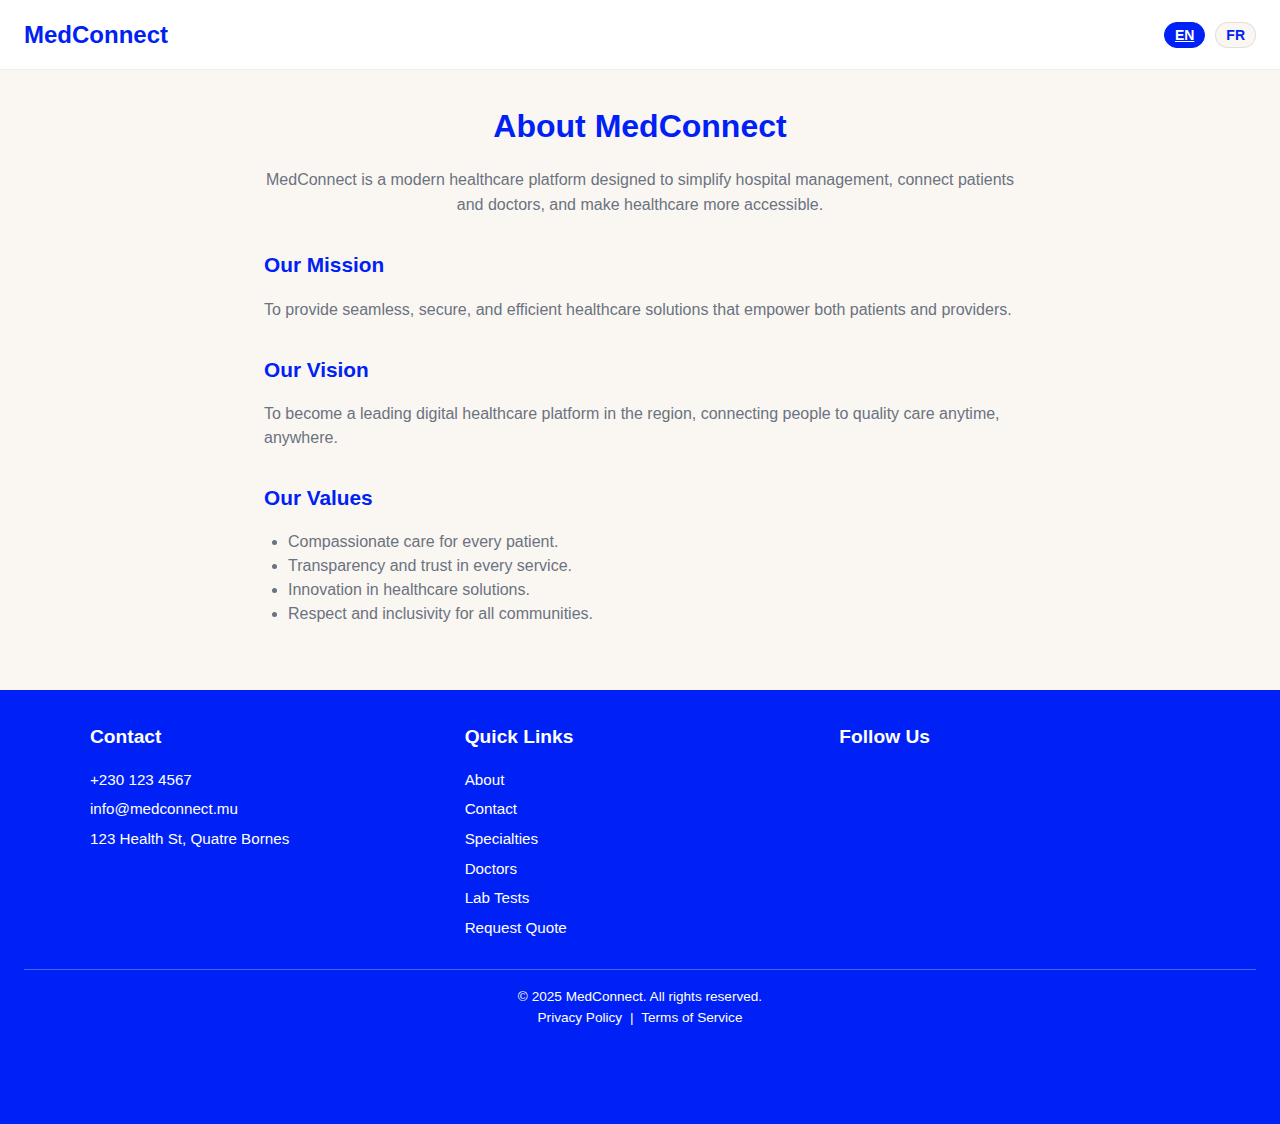
<file: frontend/about.html>
<!DOCTYPE html>
<html lang="en">
<head>
  <meta charset="UTF-8" />
  <meta name="viewport" content="width=device-width, initial-scale=1.0" />
  <title data-i18n="about_page_title">About Us – MedConnect</title>

  <!-- UIcons -->
  <link rel="stylesheet" href="https://cdn-uicons.flaticon.com/3.0.0/uicons-regular-rounded/css/uicons-regular-rounded.css">
  <link rel="stylesheet" href="https://cdn-uicons.flaticon.com/3.0.0/uicons-brands/css/uicons-brands.css">
<!-- CSS -->
<link rel="stylesheet" href="css/base.css">
<link rel="stylesheet" href="css/components.css">
<link rel="stylesheet" href="css/layout.css">
<link rel="stylesheet" href="css/pages.css">
<link rel="stylesheet" href="css/tokens.css">

<!-- JS -->
<script src="js/i18n.js"></script>
  <script src="js/api.js"></script>
  <script src="js/ui.js"></script>
<script src="js/nav.js"></script>
<script type="module" src="js/main.js"></script>
<script src="js/bottom-bar.js"></script>
</head>
<body>
  <!-- Header -->
  <header class="mc-topbar">
    <div class="mc-wrap">
      <button class="hamburger" aria-label="Open menu">≡</button>
      <a class="brand" href="index.html">MedConnect</a>
      <div class="lang-switch">
        <button data-lang="en" aria-pressed="true">EN</button>
        <button data-lang="fr" aria-pressed="false">FR</button>
      </div>
    </div>
  </header>

  <!-- Overlay + Side Menu -->
  <div class="side-menu-overlay" id="sideMenuOverlay" aria-hidden="true"></div>
  <nav class="side-menu" id="sideMenu" role="dialog" aria-modal="true" aria-hidden="true" aria-labelledby="sideMenuTitle">
    <button class="close-btn" id="closeMenu" aria-label="Close menu">×</button>
    <h2 id="sideMenuTitle" class="visually-hidden" data-i18n="nav_menu">Main Menu</h2>
    <ul>
      <li><a href="index.html" data-i18n="nav_home">Home</a></li>
      <li><a href="doctors.html" data-i18n="qa_doctors">Doctors</a></li>
      <li><a href="specialties.html" data-i18n="qa_specialties">Specialties</a></li>
      <li><a href="labs.html" data-i18n="qa_lab">Lab Tests</a></li>
      <li><a href="request-quote.html" data-i18n="qa_request_quote">Request Quote</a></li>

      <li><a href="portal.html" data-i18n="qa_portal">Dashboard</a></li>
      <li><a href="about.html" data-i18n="link_about">About</a></li>
      <li><a href="contact.html" data-i18n="nav_contact">Contact</a></li>
      <li><a href="notices.html" data-i18n="nav_notices">Notices</a></li>
      <li><a href="privacy.html" data-i18n="privacy_politic">Privacy Policy</a></li>
      <li><a href="terms.html" data-i18n="terms">Terms of Service</a></li>
    </ul>
  </nav>

  <!-- Main Content -->
  <main class="about">
    <h1 data-i18n="about_title">About MedConnect</h1>
    <p class="intro" data-i18n="about_intro">
      MedConnect is a modern healthcare platform designed to simplify hospital management, connect patients and doctors, and make healthcare more accessible.
    </p>

    <section class="about-section">
      <h2 data-i18n="about_mission_title">Our Mission</h2>
      <p data-i18n="about_mission">
        To provide seamless, secure, and efficient healthcare solutions that empower both patients and providers.
      </p>
    </section>

    <section class="about-section">
      <h2 data-i18n="about_vision_title">Our Vision</h2>
      <p data-i18n="about_vision">
        To become a leading digital healthcare platform in the region, connecting people to quality care anytime, anywhere.
      </p>
    </section>

    <section class="about-section">
      <h2 data-i18n="about_values_title">Our Values</h2>
      <ul class="about-values">
        <li data-i18n="about_value1">Compassionate care for every patient.</li>
        <li data-i18n="about_value2">Transparency and trust in every service.</li>
        <li data-i18n="about_value3">Innovation in healthcare solutions.</li>
        <li data-i18n="about_value4">Respect and inclusivity for all communities.</li>
      </ul>
    </section>
  </main>

  <!-- Footer -->
  <footer class="footer">
    <div class="footer-grid">
      <div class="footer-col">
        <h3 data-i18n="footer_contact">Contact</h3>
        <p><i class="fi fi-rr-phone-call"></i> +230 123 4567</p>
        <p><i class="fi fi-rr-envelope"></i> info@medconnect.mu</p>
        <p><i class="fi fi-rr-marker"></i> 123 Health St, Quatre Bornes</p>
      </div>
      <div class="footer-col">
        <h3 data-i18n="footer_links">Quick Links</h3>
        <ul>
          <li><a href="index.html#about" data-i18n="link_about">About</a></li>
          <li><a href="contact.html" data-i18n="nav_contact">Contact</a></li>
          <li><a href="specialties.html" data-i18n="qa_specialties">Specialties</a></li>
          <li><a href="doctors.html" data-i18n="qa_doctors">Doctors</a></li>
          <li><a href="labs.html" data-i18n="qa_lab">Lab Tests</a></li>
          <li><a href="request-quote.html" data-i18n="qa_request_quote">Request Quote</a></li>
        </ul>
      </div>
      <div class="footer-col">
        <h3 data-i18n="footer_follow">Follow Us</h3>
        <div class="footer-socials">
          <a href="https://www.facebook.com" target="_blank" rel="noopener" aria-label="Facebook"><i class="fi fi-brands-facebook"></i></a>
          <a href="https://www.linkedin.com" target="_blank" rel="noopener" aria-label="LinkedIn"><i class="fi fi-brands-linkedin"></i></a>
          <a href="https://www.instagram.com" target="_blank" rel="noopener" aria-label="Instagram"><i class="fi fi-brands-instagram"></i></a>
        </div>
      </div>
    </div>
    <div class="footer-bottom">
      <p>&copy; 2025 MedConnect. <span data-i18n="rights_reserved">All rights reserved.</span></p>
      <a href="privacy.html" data-i18n="privacy">Privacy Policy</a> | 
      <a href="terms.html" data-i18n="terms">Terms of Service</a>
    </div>
  </footer>

  <!-- JS -->
  
  
</body>
</html>
</file>
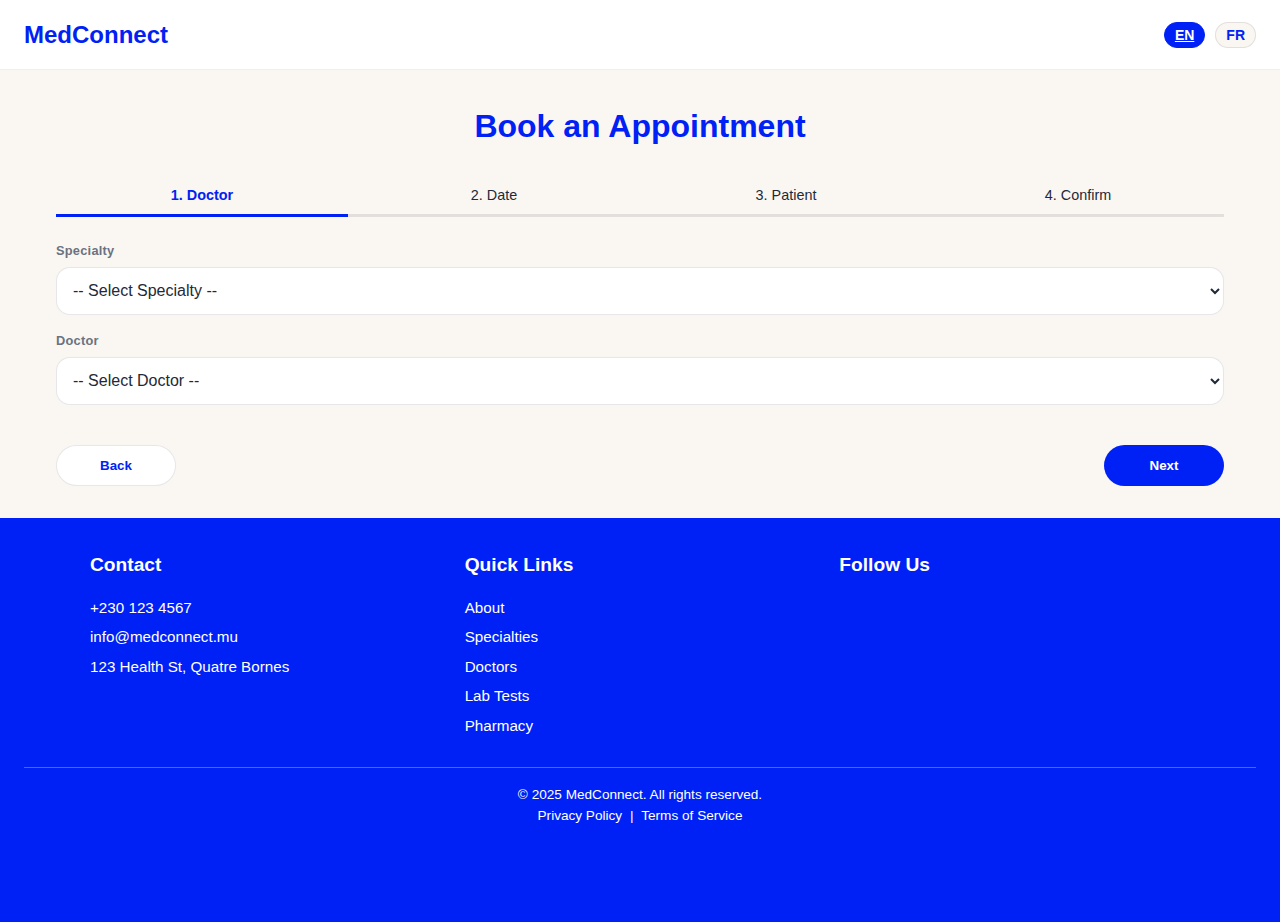
<file: frontend/appointment.html>
<!DOCTYPE html>
<html lang="en">
<head>
  <meta charset="UTF-8" />
  <meta name="viewport" content="width=device-width, initial-scale=1.0" />
  <title>Request Appointment – MedConnect</title>

  <!-- UIcons -->
  <link rel="stylesheet" href="https://cdn-uicons.flaticon.com/3.0.0/uicons-regular-rounded/css/uicons-regular-rounded.css">
<!-- CSS -->
<link rel="stylesheet" href="css/base.css">
<link rel="stylesheet" href="css/components.css">
<link rel="stylesheet" href="css/layout.css">
<link rel="stylesheet" href="css/pages.css">
<link rel="stylesheet" href="css/tokens.css">

<!-- JS -->
<script src="js/i18n.js"></script>
<script src="js/nav.js"></script>
<script src="js/main.js"></script>
<script type="module" src="js/appointment.js" defer></script>
<script src="js/bottom-bar.js"></script>
</head>
<body>
<!-- Header -->
<header class="mc-topbar">
  <div class="mc-wrap">
    <button class="hamburger" aria-label="Open menu">≡</button>
    <a href="index.html" class="brand">MedConnect</a>
    <div class="lang-switch">
      <button data-lang="en" aria-pressed="true">EN</button>
      <button data-lang="fr" aria-pressed="false">FR</button>
    </div>
  </div>
</header>

<!-- Overlay -->
<div class="side-menu-overlay" id="sideMenuOverlay" aria-hidden="true"></div>

<!-- Side menu as modal navigation drawer -->
<nav class="side-menu" id="sideMenu" role="dialog" aria-modal="true" aria-hidden="true" aria-labelledby="sideMenuTitle">
  <button class="close-btn" id="closeMenu" aria-label="Close menu">×</button>
  <h2 id="sideMenuTitle" class="visually-hidden" data-i18n="nav_menu">Main Menu</h2>
  <ul>
    <li><a href="index.html" data-i18n="nav_home">Home</a></li>
    <li><a href="doctors.html" data-i18n="qa_doctors">Doctors</a></li>
    <li><a href="specialties.html" data-i18n="qa_specialties">Specialties</a></li>
    <li><a href="labs.html" data-i18n="qa_lab">Lab Tests</a></li>
    <li><a href="pharmacy.html" data-i18n="qa_pharmacy">Pharmacy</a></li>
    <li><a href="portal.html" data-i18n="qa_portal">Patient Portal</a></li>
    <li><a href="about.html" data-i18n="link_about">About</a></li>
    <li><a href="contact.html" data-i18n="nav_contact">Contact</a></li>
    <li><a href="notices.html" data-i18n="nav_notices">Notices</a></li>
    <li><a href="privacy.html" data-i18n="privacy">Privacy Policy</a></li>
    <li><a href="terms.html" data-i18n="terms">Terms of Service</a></li>
  </ul>
</nav>


 <main class="appointment">
  <div class="container">
    <h1 data-i18n="appt_title">Book an Appointment</h1>

    <!-- Step indicator -->
    <div class="appt-steps">
      <div class="step active" data-step="1" data-i18n="step_doctor">1. Doctor</div>
      <div class="step" data-step="2" data-i18n="step_date">2. Date</div>
      <div class="step" data-step="3" data-i18n="step_patient">3. Patient</div>
      <div class="step" data-step="4" data-i18n="step_confirm">4. Confirm</div>
    </div>

    <!-- Multi-step form -->
    <form id="appointmentForm">
      <!-- Step 1: Choose doctor -->
      <div class="form-step active" data-step="1">
        <label for="specialty" data-i18n="label_specialty">Specialty</label>
        <select id="specialty" name="specialty" required>
          <option value="" data-i18n="opt_select_specialty">-- Select Specialty --</option>
          <option value="cardiology" data-i18n="spec_cardiology">Cardiology</option>
          <option value="dermatology" data-i18n="spec_dermatology">Dermatology</option>
          <option value="pediatrics" data-i18n="spec_pediatrics">Pediatrics</option>
        </select>

        <label for="doctor" data-i18n="label_doctor">Doctor</label>
        <select id="doctor" name="doctor" required>
          <option value="" data-i18n="opt_select_doctor">-- Select Doctor --</option>
          <option value="dr_smith" data-i18n="doc_smith">Dr. Jane Smith</option>
          <option value="dr_lee" data-i18n="doc_lee">Dr. Michael Lee</option>
          <option value="dr_patel" data-i18n="doc_patel">Dr. Aisha Patel</option>
        </select>
      </div>

      <!-- Step 2: Choose date/time -->
      <div class="form-step" data-step="2">
        <label for="date" data-i18n="label_date">Date</label>
        <input type="date" id="date" name="date" required>

        <label for="time" data-i18n="label_time">Time</label>
        <input type="time" id="time" name="time" required>
      </div>

      <!-- Step 3: Patient info -->
      <div class="form-step" data-step="3">
        <label for="name" data-i18n="label_name">Full Name</label>
        <input type="text" id="name" name="name" required placeholder="">

        <label for="phone" data-i18n="label_phone">Phone Number</label>
        <input type="tel" id="phone" name="phone" required placeholder="+230 123 4567">

        <label for="email" data-i18n="label_email">Email</label>
        <input type="email" id="email" name="email">
      </div>

      <!-- Step 4: Confirmation -->
      <div class="form-step" data-step="4">
        <p data-i18n="confirm_msg">Please review your details before confirming:</p>
        <ul id="reviewList"></ul>
      </div>

      <!-- Navigation buttons -->
      <div class="form-nav">
        <button type="button" id="prevBtn" class="btn ghost" data-i18n="btn_back">Back</button>
        <button type="button" id="nextBtn" class="btn primary" data-i18n="btn_next">Next</button>
      </div>
    </form>
  </div>
  
</main>


<!-- Bottom Nav -->
<nav class="mc-bottom-bar" role="navigation" aria-label="Quick actions">
  <a href="appointment.html" class="mc-tab" aria-label="Book an appointment">
    <i class="fi fi-rr-calendar mc-ico"></i>
    <span class="mc-lbl" data-i18n="cta_book">Book</span>
  </a>
  <a href="doctors.html" class="mc-tab" aria-label="Find a doctor">
    <i class="fi fi-rr-stethoscope mc-ico"></i>
    <span class="mc-lbl" data-i18n="link_find_doctor">Doctors</span>
  </a>
  <a href="labs.html" class="mc-tab" aria-label="Lab services">
    <i class="fi fi-rr-test-tube mc-ico"></i>
    <span class="mc-lbl" data-i18n="qa_lab">Labs</span>
  </a>
</nav>

  <!-- Footer -->
 <footer class="footer">
  <div class="footer-grid">
    <div class="footer-col">
      <h3 data-i18n="footer_contact">Contact</h3>
      <p><i class="fi fi-rr-phone-call"></i> +230 123 4567</p>
      <p><i class="fi fi-rr-envelope"></i> info@medconnect.mu</p>
      <p><i class="fi fi-rr-marker"></i> 123 Health St, Quatre Bornes</p>
    </div>
    <div class="footer-col">
      <h3 data-i18n="footer_links">Quick Links</h3>
      <ul>
        <li><a href="#about" data-i18n="link_about">About</a></li>
        <li><a href="specialties.html" data-i18n="qa_specialties">Specialties</a></li>
        <li><a href="doctors.html" data-i18n="qa_doctors">Doctors</a></li>
        <li><a href="labs.html" data-i18n="qa_lab">Labs</a></li>
        <li><a href="pharmacy.html" data-i18n="qa_pharmacy">Pharmacy</a></li>
      </ul>
    </div>
    <div class="footer-col">
      <h3 data-i18n="footer_follow">Follow Us</h3>
      <div class="footer-socials">
        <a href="#"><i class="fi fi-rr-facebook"></i></a>
        <a href="#"><i class="fi fi-rr-linkedin"></i></a>
        <a href="#"><i class="fi fi-rr-instagram"></i></a>
      </div>
    </div>
  </div>
  <div class="footer-bottom">
    <p>&copy; 2025 MedConnect. <span data-i18n="rights_reserved">All rights reserved.</span></p>
    <a href="#privacy" data-i18n="privacy">Privacy Policy</a> | 
    <a href="#terms" data-i18n="terms">Terms of Service</a>
  </div>
</footer>

  <!-- JS -->
  <script src="js/i18n.js"></script>
  <script src="js/nav.js"></script>
  <script src="js/bottom-bar.js"></script>
  <script src="js/appointment.js"></script>
</body>
</html>
</file>
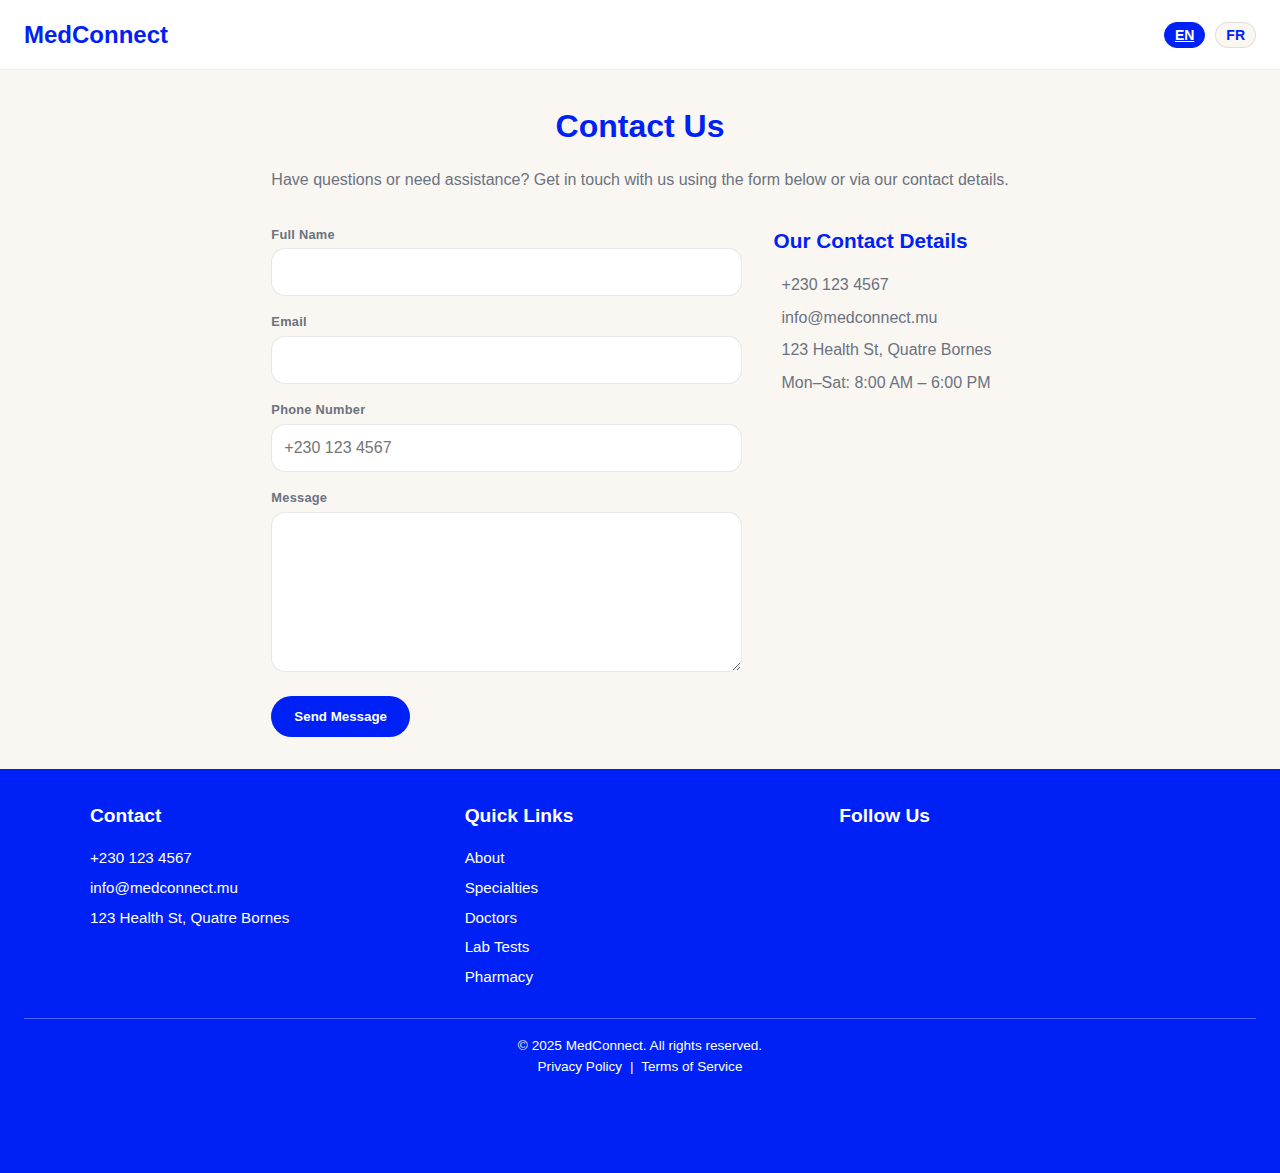
<file: frontend/contact.html>
<!DOCTYPE html>
<html lang="en">
<head>
  <meta charset="UTF-8" />
  <meta name="viewport" content="width=device-width, initial-scale=1.0" />
  <title data-i18n="contact_title">Contact Us – MedConnect</title>

  <!-- UIcons -->
  <link rel="stylesheet" href="https://cdn-uicons.flaticon.com/3.0.0/uicons-regular-rounded/css/uicons-regular-rounded.css">
<!-- CSS -->
<link rel="stylesheet" href="css/base.css">
<link rel="stylesheet" href="css/components.css">
<link rel="stylesheet" href="css/layout.css">
<link rel="stylesheet" href="css/pages.css">
<link rel="stylesheet" href="css/tokens.css">

<!-- JS -->
<script src="js/i18n.js"></script>
<script src="js/nav.js"></script>
<script src="js/main.js"></script>
<script src="js/bottom-bar.js"></script>
</head>
<body>
  <!-- Header -->
  <header class="mc-topbar">
    <div class="mc-wrap">
      <button class="hamburger" aria-label="Open menu">≡</button>
      <a class="brand" href="index.html">MedConnect</a>
      <div class="lang-switch">
        <button data-lang="en" aria-pressed="true">EN</button>
        <button data-lang="fr" aria-pressed="false">FR</button>
      </div>
    </div>
  </header>

  <!-- Overlay + Side Menu -->
  <div class="side-menu-overlay" id="sideMenuOverlay" aria-hidden="true"></div>
  <nav class="side-menu" id="sideMenu" role="dialog" aria-modal="true" aria-hidden="true" aria-labelledby="sideMenuTitle">
    <button class="close-btn" id="closeMenu" aria-label="Close menu">×</button>
    <h2 id="sideMenuTitle" class="visually-hidden" data-i18n="nav_menu">Main Menu</h2>
    <ul>
      <li><a href="index.html" data-i18n="nav_home">Home</a></li>
      <li><a href="doctors.html" data-i18n="qa_doctors">Doctors</a></li>
      <li><a href="specialties.html" data-i18n="qa_specialties">Specialties</a></li>
      <li><a href="labs.html" data-i18n="qa_lab">Lab Tests</a></li>
      <li><a href="pharmacy.html" data-i18n="qa_pharmacy">Pharmacy</a></li>
      <li><a href="portal.html" data-i18n="qa_portal">Patient Portal</a></li>
      <li><a href="about.html" data-i18n="link_about">About</a></li>
      <li><a href="contact.html" data-i18n="nav_contact">Contact</a></li>
      <li><a href="notices.html" data-i18n="nav_notices">Notices</a></li>
      <li><a href="privacy.html" data-i18n="privacy">Privacy Policy</a></li>
      <li><a href="terms.html" data-i18n="terms">Terms of Service</a></li>
    </ul>
  </nav>

  <!-- Main Content -->
  <main class="contact">
    <h1 data-i18n="contact_title">Contact Us</h1>
    <p class="intro" data-i18n="contact_intro">
      Have questions or need assistance? Get in touch with us using the form below or via our contact details.
    </p>

    <div class="contact-grid">
      <!-- Contact Form -->
      <form id="contactForm" class="contact-form">
        <label for="name" data-i18n="label_name">Full Name</label>
        <input type="text" id="name" name="name" required>

        <label for="email" data-i18n="label_email">Email</label>
        <input type="email" id="email" name="email" required>

        <label for="phone" data-i18n="label_phone">Phone</label>
        <input type="tel" id="phone" name="phone" placeholder="+230 123 4567">

        <label for="message" data-i18n="label_message">Message</label>
        <textarea id="message" name="message" rows="5" required></textarea>

        <button type="submit" class="btn primary" data-i18n="btn_send">Send Message</button>
      </form>

      <!-- Contact Info -->
      <div class="contact-info">
        <h2 data-i18n="contact_info">Our Contact Details</h2>
        <p><i class="fi fi-rr-phone-call"></i> +230 123 4567</p>
        <p><i class="fi fi-rr-envelope"></i> info@medconnect.mu</p>
        <p><i class="fi fi-rr-marker"></i> 123 Health St, Quatre Bornes</p>
        <p><i class="fi fi-rr-clock"></i> Mon–Sat: 8:00 AM – 6:00 PM</p>
      </div>
    </div>
  </main>

  <!-- Footer -->
  <footer class="footer">
    <div class="footer-grid">
      <div class="footer-col">
        <h3 data-i18n="footer_contact">Contact</h3>
        <p><i class="fi fi-rr-phone-call"></i> +230 123 4567</p>
        <p><i class="fi fi-rr-envelope"></i> info@medconnect.mu</p>
        <p><i class="fi fi-rr-marker"></i> 123 Health St, Quatre Bornes</p>
      </div>
      <div class="footer-col">
        <h3 data-i18n="footer_links">Quick Links</h3>
        <ul>
          <li><a href="index.html#about" data-i18n="link_about">About</a></li>
          <li><a href="specialties.html" data-i18n="qa_specialties">Specialties</a></li>
          <li><a href="doctors.html" data-i18n="qa_doctors">Doctors</a></li>
          <li><a href="labs.html" data-i18n="qa_lab">Labs</a></li>
          <li><a href="pharmacy.html" data-i18n="qa_pharmacy">Pharmacy</a></li>
        </ul>
      </div>
      <div class="footer-col">
        <h3 data-i18n="footer_follow">Follow Us</h3>
        <div class="footer-socials">
          <a href="#"><i class="fi fi-rr-facebook"></i></a>
          <a href="#"><i class="fi fi-rr-linkedin"></i></a>
          <a href="#"><i class="fi fi-rr-instagram"></i></a>
        </div>
      </div>
    </div>
    <div class="footer-bottom">
      <p>&copy; 2025 MedConnect. <span data-i18n="rights_reserved">All rights reserved.</span></p>
      <a href="privacy.html" data-i18n="privacy">Privacy Policy</a> | 
      <a href="terms.html" data-i18n="terms">Terms of Service</a>
    </div>
  </footer>

  <!-- JS -->
  <script src="js/i18n.js"></script>
  <script src="js/nav.js"></script>
  <script>
    // Simple mock form handler
    document.getElementById("contactForm").addEventListener("submit", (e) => {
      e.preventDefault();
      alert("Your message has been sent! (Demo only)");
    });
  </script>
</body>
</html>
</file>
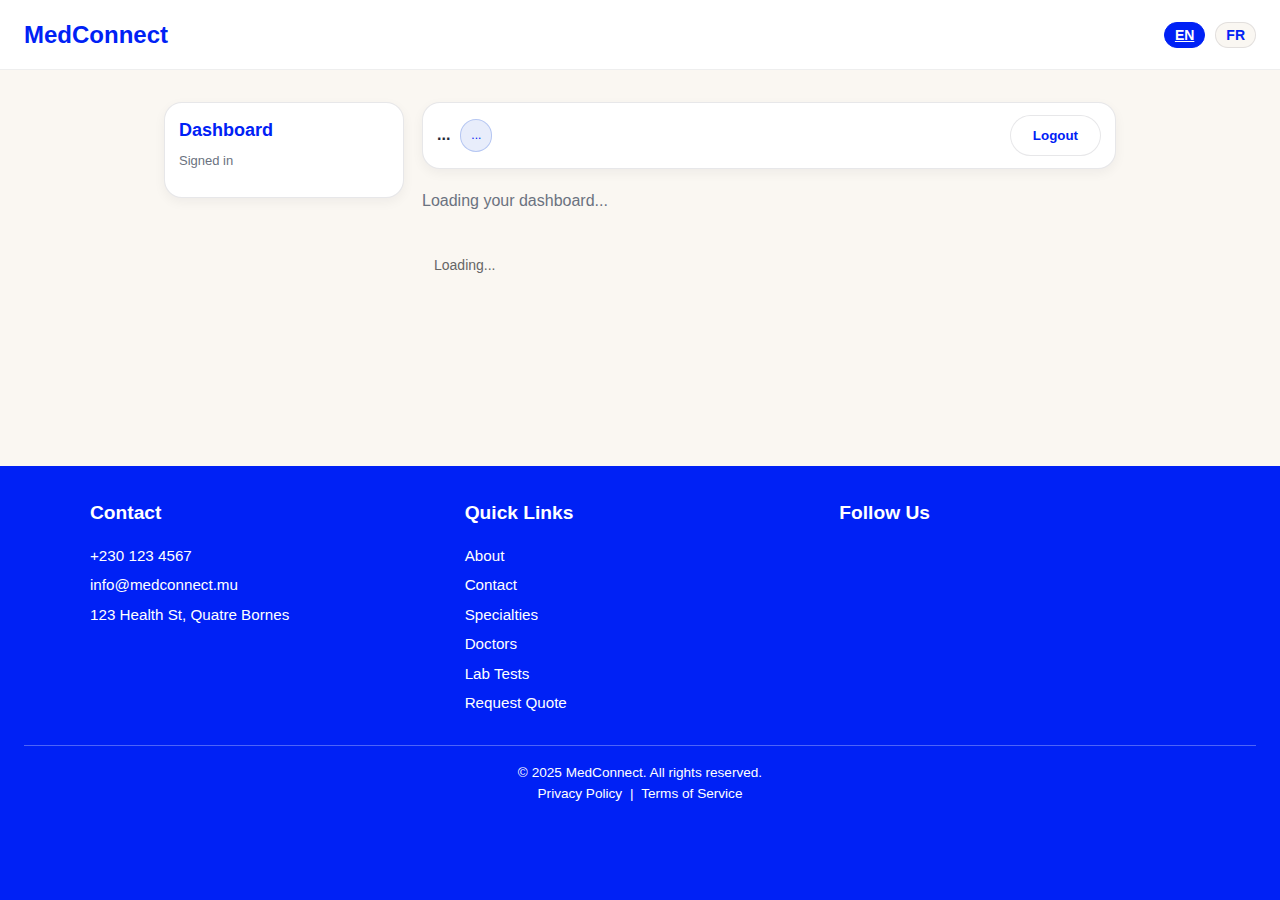
<file: frontend/dashboard.html>
<!DOCTYPE html>
<html lang="en">
<head>
  <meta charset="UTF-8" />
  <meta name="viewport" content="width=device-width, initial-scale=1.0" />
  <title data-i18n="dashboard_page_title">Dashboard - MedConnect</title>

  <link rel="stylesheet" href="https://cdn-uicons.flaticon.com/3.0.0/uicons-regular-rounded/css/uicons-regular-rounded.css">
  <link rel="stylesheet" href="https://cdn-uicons.flaticon.com/3.0.0/uicons-brands/css/uicons-brands.css">

  <link rel="stylesheet" href="css/base.css">
  <link rel="stylesheet" href="css/components.css">
  <link rel="stylesheet" href="css/layout.css">
  <link rel="stylesheet" href="css/pages.css">
  <link rel="stylesheet" href="css/tokens.css">
</head>

<body>
  <header class="mc-topbar">
    <div class="mc-wrap">
      <button class="hamburger" aria-label="Open menu">&#9776;</button>
      <a class="brand" href="index.html">MedConnect</a>
      <div class="lang-switch">
        <button data-lang="en" aria-pressed="true">EN</button>
        <button data-lang="fr" aria-pressed="false">FR</button>
      </div>
    </div>
  </header>

  <div class="side-menu-overlay" id="sideMenuOverlay" aria-hidden="true"></div>
  <nav class="side-menu" id="sideMenu" role="dialog" aria-modal="true" aria-hidden="true" aria-labelledby="sideMenuTitle">
    <button class="close-btn" id="closeMenu" aria-label="Close menu">&times;</button>
    <h2 id="sideMenuTitle" class="visually-hidden" data-i18n="nav_menu">Main Menu</h2>
    <ul>
      <li><a href="index.html" data-i18n="nav_home">Home</a></li>
      <li><a href="doctors.html" data-i18n="qa_doctors">Doctors</a></li>
      <li><a href="specialties.html" data-i18n="qa_specialties">Specialties</a></li>
      <li><a href="labs.html" data-i18n="qa_lab">Lab Tests</a></li>
      <li><a href="request-quote.html" data-i18n="qa_request_quote">Request Quote</a></li>

      <li><a href="portal.html" data-i18n="nav_portal">Login</a></li>
      <li><a href="dashboard.html" data-i18n="qa_dashboard">Dashboard</a></li>

      <li><a href="about.html" data-i18n="link_about">About</a></li>
      <li><a href="contact.html" data-i18n="nav_contact">Contact</a></li>
      <li><a href="notices.html" data-i18n="nav_notices">Notices</a></li>
      <li><a href="privacy.html" data-i18n="privacy">Privacy Policy</a></li>
      <li><a href="terms.html" data-i18n="terms">Terms of Service</a></li>
    </ul>
  </nav>

  <main class="dashboard">
    <div class="dash-shell">
      <aside class="dash-sidebar" id="dashSidebar">
        <div class="dash-sidebar__header">
          <h2 class="dash-sidebar__title" data-i18n="dashboard_title">Dashboard</h2>
          <p class="dash-sidebar__sub" id="dashSidebarRole">Signed in</p>
        </div>
        <nav class="dash-nav" aria-label="Dashboard">
          <ul id="dashNav"></ul>
        </nav>
      </aside>

      <section class="dash-body">
        <div class="dash-topbar">
          <div class="dash-topbar__user">
            <span class="dash-name" id="dashName">...</span>
            <span class="dash-role" id="dashRole">...</span>
          </div>
          <button class="btn ghost" id="logoutBtn">Logout</button>
        </div>

        <div class="dash-content" id="dashContent">
          <p class="intro" id="dashIntro" data-i18n="dashboard_intro">Loading your dashboard...</p>
          <div id="dashGlobalLoading" class="dash-loading" data-i18n="loading">Loading...</div>
          <div id="dashGlobalError" class="dash-error hidden"></div>
          <div id="dashGlobalEmpty" class="dash-empty hidden"></div>
          <div id="dashModuleRoot"></div>
        </div>
      </section>
    </div>
  </main>

  <div id="dashModal" class="mc-modal hidden" aria-hidden="true">
    <div class="mc-modal__overlay" data-close="true"></div>

    <div class="mc-modal__panel" role="dialog" aria-modal="true" aria-labelledby="dashModalTitle">
      <button class="mc-modal__close" type="button" aria-label="Close" data-close="true">&times;</button>

      <h2 id="dashModalTitle">Details</h2>
      <div id="dashModalBody" class="mc-modal__body"></div>

      <div class="mc-modal__footer" id="dashModalFooter">
        <button type="button" class="btn ghost" data-close="true">Close</button>
      </div>
    </div>
  </div>

  <footer class="footer">
    <div class="footer-grid">
      <div class="footer-col">
        <h3 data-i18n="footer_contact">Contact</h3>
        <p><i class="fi fi-rr-phone-call"></i> +230 123 4567</p>
        <p><i class="fi fi-rr-envelope"></i> info@medconnect.mu</p>
        <p><i class="fi fi-rr-marker"></i> 123 Health St, Quatre Bornes</p>
      </div>
      <div class="footer-col">
        <h3 data-i18n="footer_links">Quick Links</h3>
        <ul>
          <li><a href="index.html#about" data-i18n="link_about">About</a></li>
          <li><a href="contact.html" data-i18n="nav_contact">Contact</a></li>
          <li><a href="specialties.html" data-i18n="qa_specialties">Specialties</a></li>
          <li><a href="doctors.html" data-i18n="qa_doctors">Doctors</a></li>
          <li><a href="labs.html" data-i18n="qa_lab">Lab Tests</a></li>
          <li><a href="request-quote.html" data-i18n="qa_request_quote">Request Quote</a></li>
        </ul>
      </div>
      <div class="footer-col">
        <h3 data-i18n="footer_follow">Follow Us</h3>
        <div class="footer-socials">
          <a href="https://www.facebook.com" target="_blank" rel="noopener" aria-label="Facebook"><i class="fi fi-brands-facebook"></i></a>
          <a href="https://www.linkedin.com" target="_blank" rel="noopener" aria-label="LinkedIn"><i class="fi fi-brands-linkedin"></i></a>
          <a href="https://www.instagram.com" target="_blank" rel="noopener" aria-label="Instagram"><i class="fi fi-brands-instagram"></i></a>
        </div>
      </div>
    </div>
    <div class="footer-bottom">
      <p>&copy; 2025 MedConnect. <span data-i18n="rights_reserved">All rights reserved.</span></p>
      <a href="privacy.html" data-i18n="privacy">Privacy Policy</a> |
      <a href="terms.html" data-i18n="terms">Terms of Service</a>
    </div>
  </footer>

  <script src="js/config.js"></script>
  <script src="js/api.js"></script>
  <script src="js/ui.js"></script>
  <script src="js/i18n.js"></script>
  <script src="js/nav.js"></script>
  <script src="js/bottom-bar.js"></script>
  <script src="js/dashboards/doctor.js"></script>
  <script src="js/dashboards/adminQuoteRequests.js"></script>
  <script src="js/dashboards/admin.js"></script>
  <script src="js/dashboard.js"></script>
</body>
</html>
</file>
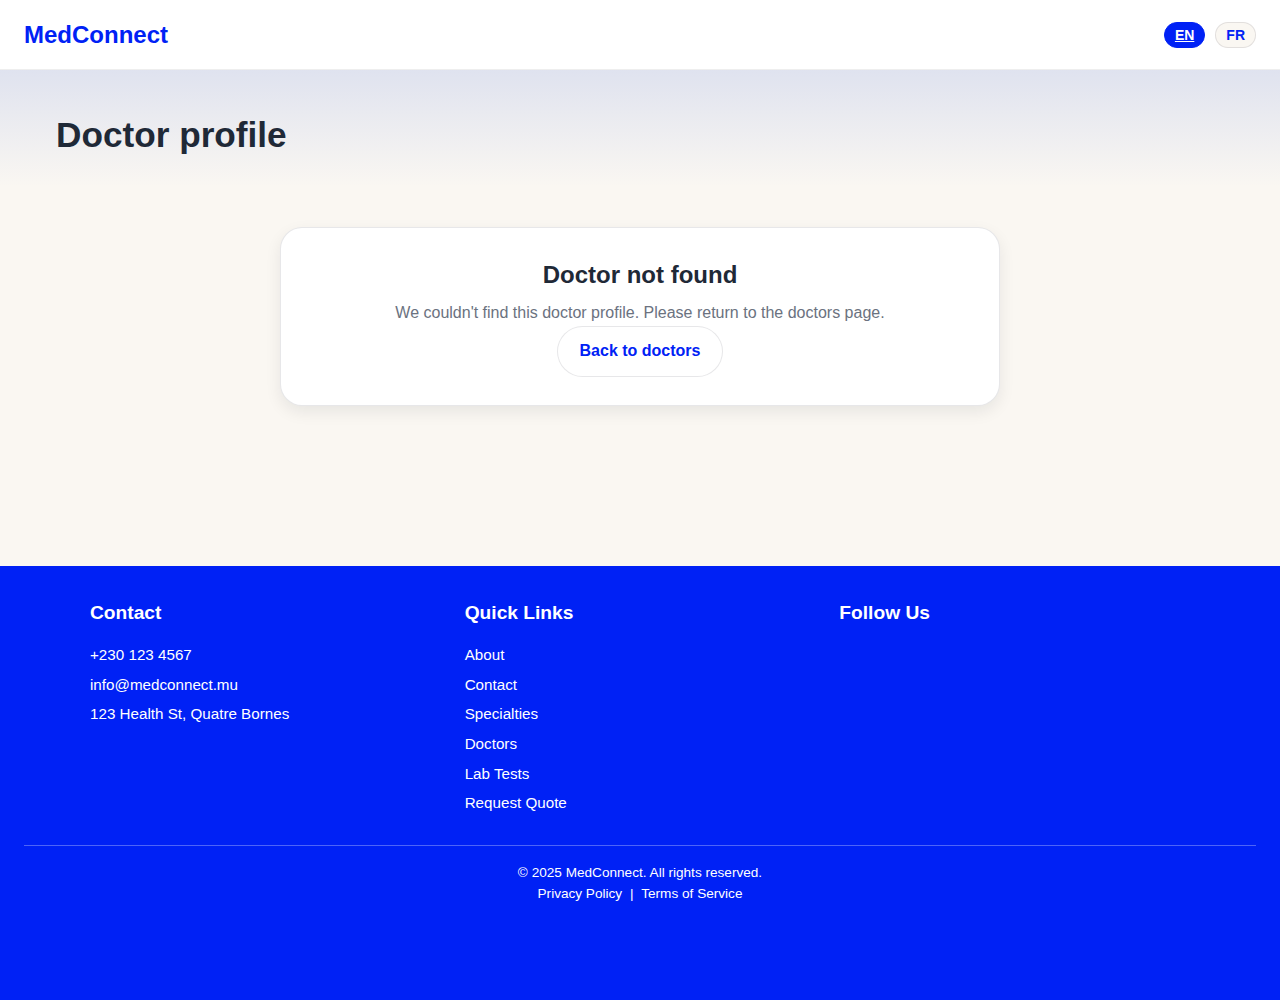
<file: frontend/doctor-profile.html>
<!DOCTYPE html>
<html lang="en">
<head>
  <meta charset="UTF-8" />
  <meta name="viewport" content="width=device-width, initial-scale=1.0" />
  <title data-i18n="doc_profile_page_title">Doctor Profile - MedConnect</title>

  <!-- UIcons -->
  <link rel="stylesheet" href="https://cdn-uicons.flaticon.com/3.0.0/uicons-regular-rounded/css/uicons-regular-rounded.css">
  <link rel="stylesheet" href="https://cdn-uicons.flaticon.com/3.0.0/uicons-brands/css/uicons-brands.css">

  <!-- CSS -->
  <link rel="stylesheet" href="css/base.css">
  <link rel="stylesheet" href="css/components.css">
  <link rel="stylesheet" href="css/layout.css">
  <link rel="stylesheet" href="css/pages.css">
  <link rel="stylesheet" href="css/tokens.css">
  <link rel="stylesheet" href="css/doctor-profile.css">
</head>
<body>
  <!-- Header -->
  <header class="mc-topbar">
    <div class="mc-wrap">
      <button class="hamburger" aria-label="Open menu">≡</button>
      <a href="index.html" class="brand">MedConnect</a>
      <div class="lang-switch">
        <button data-lang="en" aria-pressed="true">EN</button>
        <button data-lang="fr" aria-pressed="false">FR</button>
      </div>
    </div>
  </header>

  <!-- Overlay -->
  <div class="side-menu-overlay" id="sideMenuOverlay" aria-hidden="true"></div>

  <!-- Side menu -->
  <nav class="side-menu" id="sideMenu" role="dialog" aria-modal="true" aria-hidden="true" aria-labelledby="sideMenuTitle">
    <button class="close-btn" id="closeMenu" aria-label="Close menu">×</button>
    <h2 id="sideMenuTitle" class="visually-hidden" data-i18n="nav_menu">Main Menu</h2>
    <ul>
      <li><a href="index.html" data-i18n="nav_home">Home</a></li>
      <li><a href="doctors.html" data-i18n="qa_doctors">Doctors</a></li>
      <li><a href="specialties.html" data-i18n="qa_specialties">Specialties</a></li>
      <li><a href="labs.html" data-i18n="qa_lab">Lab Tests</a></li>
      <li><a href="request-quote.html" data-i18n="qa_request_quote">Request Quote</a></li>
      <li><a href="portal.html" data-i18n="qa_portal">Dashboard</a></li>
      <li><a href="about.html" data-i18n="link_about">About</a></li>
      <li><a href="contact.html" data-i18n="nav_contact">Contact</a></li>
      <li><a href="notices.html" data-i18n="nav_notices">Notices</a></li>
      <li><a href="privacy.html" data-i18n="privacy">Privacy Policy</a></li>
      <li><a href="terms.html" data-i18n="terms">Terms of Service</a></li>
    </ul>
  </nav>

  <main class="doctor-profile-page">
    <section class="doctor-hero">
      <div class="container">
        <p class="doctor-hero__spec" id="doctorHeroSpecialty"></p>
        <h1 id="doctorHeroName">Doctor profile</h1>
      </div>
    </section>

    <section class="doctor-profile-content" id="doctorProfileContent">
      <div class="container doctor-profile-grid">
        <aside class="profile-card">
          <img id="doctorAvatar" class="profile-card__avatar" alt="Doctor avatar" />
          <h2 id="doctorName" class="profile-card__name"></h2>
          <p id="doctorSpecialty" class="profile-card__spec"></p>

          <div class="profile-card__block">
            <h3 data-i18n="doc_profile_working_hours">Working hours</h3>
            <p id="doctorHours" class="profile-card__hours"></p>
          </div>
        </aside>

        <div class="doctor-details">
          <section class="details-section">
            <h2 data-i18n="doc_profile_professional_details">Professional details</h2>
            <div class="details-grid">
              <div class="details-group">
                <h3 data-i18n="doc_profile_experience">Experience</h3>
                <p id="doctorExperienceEmpty" class="muted" hidden data-i18n="doc_profile_not_specified">Not specified</p>
                <ul id="doctorExperience" class="details-list"></ul>
              </div>
              <div class="details-group">
                <h3 data-i18n="doc_profile_certifications">Certifications</h3>
                <p id="doctorCertsEmpty" class="muted" hidden data-i18n="doc_profile_not_specified">Not specified</p>
                <ul id="doctorCertifications" class="details-list"></ul>
              </div>
              <div class="details-group">
                <h3 data-i18n="doc_profile_specialisations">Specialisations</h3>
                <p id="doctorSpecsEmpty" class="muted" hidden data-i18n="doc_profile_not_specified">Not specified</p>
                <ul id="doctorSpecialisations" class="details-list"></ul>
              </div>
            </div>
          </section>

          <section class="details-section">
            <h2 data-i18n="doc_profile_about">About</h2>
            <p id="doctorBio" class="doctor-bio"></p>
          </section>

          <div class="doctor-cta">
            <div>
              <h3 data-i18n="doc_profile_cta_title">Ready to book?</h3>
              <p class="muted" data-i18n="doc_profile_cta_body">Schedule an appointment with this doctor in minutes.</p>
            </div>
            <a id="doctorBookBtn" class="btn primary" href="#" data-i18n="doc_profile_book">Book appointment</a>
          </div>
        </div>
      </div>
    </section>

    <section class="doctor-not-found" id="doctorNotFound" hidden>
      <h2 data-i18n="doc_profile_not_found">Doctor not found</h2>
      <p class="muted" data-i18n="doc_profile_not_found_body">We couldn't find this doctor profile. Please return to the doctors page.</p>
      <a href="doctors.html" class="btn ghost" data-i18n="doc_profile_back">Back to doctors</a>
    </section>
  </main>

  <!-- Bottom Nav -->
  <nav class="mc-bottom-bar" role="navigation">
    <a href="appointment.html" class="mc-tab">
      <i class="fi fi-rr-calendar mc-ico"></i>
      <span class="mc-lbl" data-i18n="btn_book">Book</span>
    </a>
    <a href="doctors.html" class="mc-tab">
      <i class="fi fi-rr-stethoscope mc-ico"></i>
      <span class="mc-lbl" data-i18n="qa_doctors">Doctors</span>
    </a>
    <a href="labs.html" class="mc-tab">
      <i class="fi fi-rr-test-tube mc-ico"></i>
      <span class="mc-lbl" data-i18n="qa_lab">Lab Tests</span>
    </a>
  </nav>

  <!-- Footer -->
  <footer class="footer">
    <div class="footer-grid">
      <div class="footer-col">
        <h3 data-i18n="footer_contact">Contact</h3>
        <p><i class="fi fi-rr-phone-call"></i> +230 123 4567</p>
        <p><i class="fi fi-rr-envelope"></i> info@medconnect.mu</p>
        <p><i class="fi fi-rr-marker"></i> 123 Health St, Quatre Bornes</p>
      </div>
      <div class="footer-col">
        <h3 data-i18n="footer_links">Quick Links</h3>
        <ul>
          <li><a href="index.html#about" data-i18n="link_about">About</a></li>
          <li><a href="contact.html" data-i18n="nav_contact">Contact</a></li>
          <li><a href="specialties.html" data-i18n="qa_specialties">Specialties</a></li>
          <li><a href="doctors.html" data-i18n="qa_doctors">Doctors</a></li>
          <li><a href="labs.html" data-i18n="qa_lab">Lab Tests</a></li>
          <li><a href="request-quote.html" data-i18n="qa_request_quote">Request Quote</a></li>
        </ul>
      </div>
      <div class="footer-col">
        <h3 data-i18n="footer_follow">Follow Us</h3>
        <div class="footer-socials">
          <a href="https://www.facebook.com" target="_blank" rel="noopener" aria-label="Facebook"><i class="fi fi-brands-facebook"></i></a>
          <a href="https://www.linkedin.com" target="_blank" rel="noopener" aria-label="LinkedIn"><i class="fi fi-brands-linkedin"></i></a>
          <a href="https://www.instagram.com" target="_blank" rel="noopener" aria-label="Instagram"><i class="fi fi-brands-instagram"></i></a>
        </div>
      </div>
    </div>
    <div class="footer-bottom">
      <p>&copy; 2025 MedConnect. <span data-i18n="rights_reserved">All rights reserved.</span></p>
      <a href="privacy.html" data-i18n="privacy">Privacy Policy</a> |
      <a href="terms.html" data-i18n="terms">Terms of Service</a>
    </div>
  </footer>

  <!-- JS -->
  <script src="js/config.js"></script>
  <script src="js/api.js"></script>
  <script src="js/ui.js"></script>
  <script src="js/i18n.js"></script>
  <script src="js/nav.js"></script>
  <script src="js/bottom-bar.js"></script>
  <script type="module" src="js/main.js"></script>
  <script src="js/doctorProfile.js"></script>
</body>
</html>
</file>
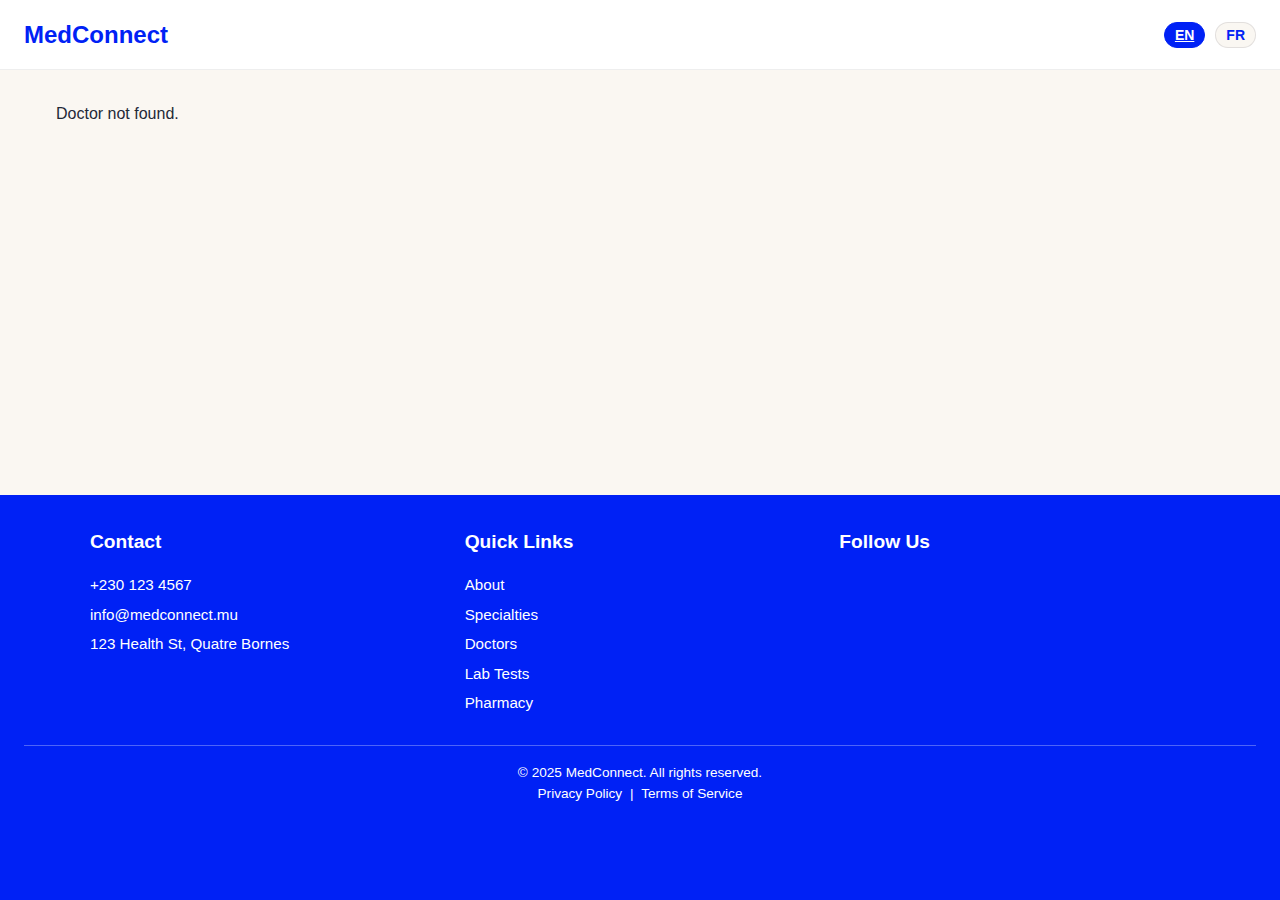
<file: frontend/doctor.html>
<!DOCTYPE html>
<html lang="en">
<head>
  <meta charset="UTF-8" />
  <meta name="viewport" content="width=device-width, initial-scale=1.0" />
  <title data-i18n="doctor_profile">Doctor Profile – MedConnect</title>

  <!-- UIcons -->
  <link rel="stylesheet" href="https://cdn-uicons.flaticon.com/3.0.0/uicons-regular-rounded/css/uicons-regular-rounded.css">
<!-- CSS -->
<link rel="stylesheet" href="css/base.css">
<link rel="stylesheet" href="css/components.css">
<link rel="stylesheet" href="css/layout.css">
<link rel="stylesheet" href="css/pages.css">
<link rel="stylesheet" href="css/tokens.css">

<!-- JS -->
<script src="js/i18n.js"></script>
<script src="js/nav.js"></script>
<script src="js/main.js"></script>
<script src="js/bottom-bar.js"></script>
</head>
<body>
  <!-- Header -->
  <header class="mc-topbar">
    <div class="mc-wrap">
      <button class="hamburger" aria-label="Open menu">≡</button>
      <a class="brand" href="index.html">MedConnect</a>
      <div class="lang-switch">
        <button data-lang="en" aria-pressed="true">EN</button>
        <button data-lang="fr" aria-pressed="false">FR</button>
      </div>
    </div>
  </header>

  <!-- Overlay + Side Menu -->
  <div class="side-menu-overlay" id="sideMenuOverlay" aria-hidden="true"></div>
  <nav class="side-menu" id="sideMenu" role="dialog" aria-modal="true" aria-hidden="true" aria-labelledby="sideMenuTitle">
    <button class="close-btn" id="closeMenu" aria-label="Close menu">×</button>
    <h2 id="sideMenuTitle" class="visually-hidden" data-i18n="nav_menu">Main Menu</h2>
    <ul>
      <li><a href="index.html" data-i18n="nav_home">Home</a></li>
      <li><a href="doctors.html" data-i18n="qa_doctors">Doctors</a></li>
      <li><a href="specialties.html" data-i18n="qa_specialties">Specialties</a></li>
      <li><a href="labs.html" data-i18n="qa_lab">Lab Tests</a></li>
      <li><a href="pharmacy.html" data-i18n="qa_pharmacy">Pharmacy</a></li>
      <li><a href="portal.html" data-i18n="qa_portal">Patient Portal</a></li>
      <li><a href="about.html" data-i18n="link_about">About</a></li>
      <li><a href="contact.html" data-i18n="nav_contact">Contact</a></li>
      <li><a href="notices.html" data-i18n="nav_notices">Notices</a></li>
      <li><a href="privacy.html" data-i18n="privacy">Privacy Policy</a></li>
      <li><a href="terms.html" data-i18n="terms">Terms of Service</a></li>
    </ul>
  </nav>

  <!-- Main Content -->
  <main class="doctor-profile">
    <div class="container">
      <div id="doctorProfile"></div>
    </div>
  </main>

  <!-- Footer -->
  <footer class="footer">
    <div class="footer-grid">
      <div class="footer-col">
        <h3 data-i18n="footer_contact">Contact</h3>
        <p><i class="fi fi-rr-phone-call"></i> +230 123 4567</p>
        <p><i class="fi fi-rr-envelope"></i> info@medconnect.mu</p>
        <p><i class="fi fi-rr-marker"></i> 123 Health St, Quatre Bornes</p>
      </div>
      <div class="footer-col">
        <h3 data-i18n="footer_links">Quick Links</h3>
        <ul>
          <li><a href="index.html#about" data-i18n="link_about">About</a></li>
          <li><a href="specialties.html" data-i18n="qa_specialties">Specialties</a></li>
          <li><a href="doctors.html" data-i18n="qa_doctors">Doctors</a></li>
          <li><a href="labs.html" data-i18n="qa_lab">Labs</a></li>
          <li><a href="pharmacy.html" data-i18n="qa_pharmacy">Pharmacy</a></li>
        </ul>
      </div>
      <div class="footer-col">
        <h3 data-i18n="footer_follow">Follow Us</h3>
        <div class="footer-socials">
          <a href="#"><i class="fi fi-rr-facebook"></i></a>
          <a href="#"><i class="fi fi-rr-linkedin"></i></a>
          <a href="#"><i class="fi fi-rr-instagram"></i></a>
        </div>
      </div>
    </div>
    <div class="footer-bottom">
      <p>&copy; 2025 MedConnect. <span data-i18n="rights_reserved">All rights reserved.</span></p>
      <a href="privacy.html" data-i18n="privacy">Privacy Policy</a> | 
      <a href="terms.html" data-i18n="terms">Terms of Service</a>
    </div>
  </footer>

  <!-- JS -->
  <script src="js/i18n.js"></script>
  <script src="js/nav.js"></script>
  <script>
    // Get doctor ID from URL
    const params = new URLSearchParams(window.location.search);
    const doctorId = params.get("id");

    // Load doctor data
    fetch("data/doctors.json")
      .then(res => res.json())
      .then(doctors => {
        const doctor = doctors.find(d => d.id === doctorId);
        const profile = document.getElementById("doctorProfile");

        if (doctor) {
          profile.innerHTML = `
            <div class="doctor-card profile-view">
              <img src="${doctor.photo}" alt="${doctor.name}" class="doctor-photo">
              <h2>${doctor.name}</h2>
              <p><strong>${doctor.specialty}</strong></p>
              <p>${doctor.bio}</p>
              <p><i class="fi fi-rr-briefcase"></i> ${doctor.experience} years experience</p>
              <p><i class="fi fi-rr-envelope"></i> ${doctor.email}</p>
              <p><i class="fi fi-rr-phone-call"></i> ${doctor.phone}</p>
              <a href="appointment.html?doctor=${doctor.id}&specialty=${doctor.specialty}" class="btn primary">Book Appointment</a>
            </div>
          `;
        } else {
          profile.innerHTML = `<p>Doctor not found.</p>`;
        }
      })
      .catch(err => console.error("Error loading doctor data:", err));
  </script>
</body>
</html>
</file>
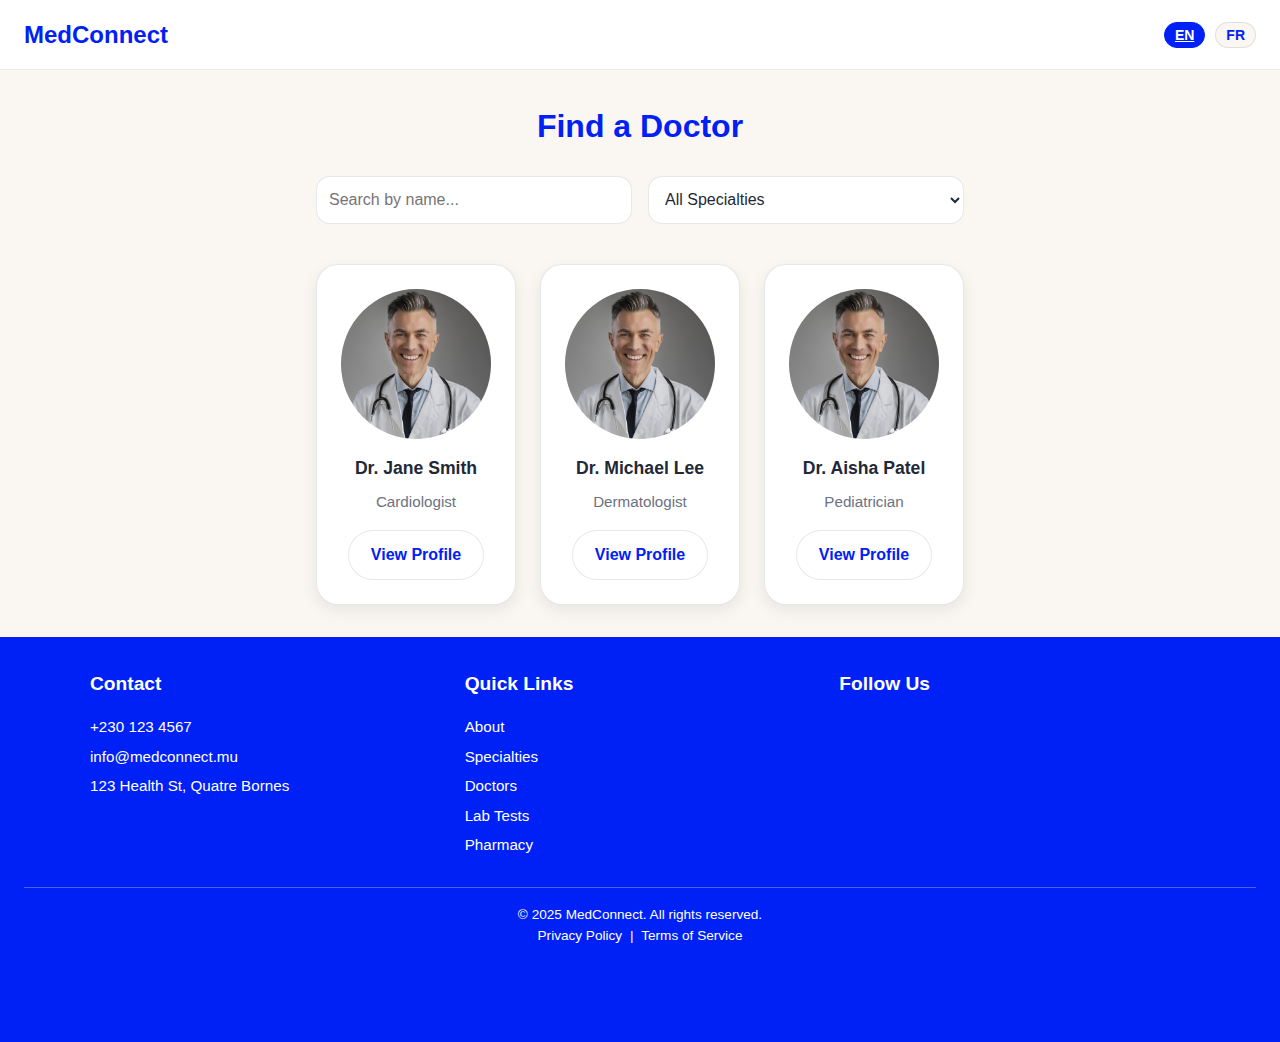
<file: frontend/doctors.html>
<!DOCTYPE html>
<html lang="en">
<head>
  <meta charset="UTF-8" />
  <meta name="viewport" content="width=device-width, initial-scale=1.0" />
  <title>Find Doctors – MedConnect</title>

  <!-- UIcons -->
  <link rel="stylesheet" href="https://cdn-uicons.flaticon.com/3.0.0/uicons-regular-rounded/css/uicons-regular-rounded.css">
  <!-- CSS -->
  <link rel="stylesheet" href="css/tokens.css">
  <link rel="stylesheet" href="css/base.css">
  <link rel="stylesheet" href="css/layout.css">
  <link rel="stylesheet" href="css/components.css">
  <link rel="stylesheet" href="css/pages.css">
</head>
<body>
<!-- Header -->
<header class="mc-topbar">
  <div class="mc-wrap">
    <button class="hamburger" aria-label="Open menu">≡</button>
    <a href="index.html" class="brand">MedConnect</a>
    <div class="lang-switch">
      <button data-lang="en" aria-pressed="true">EN</button>
      <button data-lang="fr" aria-pressed="false">FR</button>
    </div>
  </div>
</header>

<!-- Overlay -->
<div class="side-menu-overlay" id="sideMenuOverlay" aria-hidden="true"></div>

<!-- Side menu as modal navigation drawer -->
<nav class="side-menu" id="sideMenu" role="dialog" aria-modal="true" aria-hidden="true" aria-labelledby="sideMenuTitle">
  <button class="close-btn" id="closeMenu" aria-label="Close menu">×</button>
  <h2 id="sideMenuTitle" class="visually-hidden" data-i18n="nav_menu">Main Menu</h2>
  <ul>
    <li><a href="index.html" data-i18n="nav_home">Home</a></li>
    <li><a href="doctors.html" data-i18n="qa_doctors">Doctors</a></li>
    <li><a href="specialties.html" data-i18n="qa_specialties">Specialties</a></li>
    <li><a href="labs.html" data-i18n="qa_lab">Lab Tests</a></li>
    <li><a href="pharmacy.html" data-i18n="qa_pharmacy">Pharmacy</a></li>
    <li><a href="portal.html" data-i18n="qa_portal">Patient Portal</a></li>
    <li><a href="about.html" data-i18n="link_about">About</a></li>
    <li><a href="contact.html" data-i18n="nav_contact">Contact</a></li>
    <li><a href="notices.html" data-i18n="nav_notices">Notices</a></li>
    <li><a href="privacy.html" data-i18n="privacy">Privacy Policy</a></li>
    <li><a href="terms.html" data-i18n="terms">Terms of Service</a></li>
  </ul>
</nav>


<main class="doctors">
  <div class="container">
      <h1 data-i18n="doctors_title">Find a Doctor</h1>

      <!-- Search & Filter -->
      <div class="doctor-filters">
        <input type="text" id="doctorSearch" placeholder="" data-i18n-placeholder="search_placeholder">
        <select id="specialtyFilter">
          <option value="" data-i18n="filter_all">All Specialties</option>
          <option value="cardiology" data-i18n="spec_cardiology">Cardiology</option>
          <option value="dermatology" data-i18n="spec_dermatology">Dermatology</option>
          <option value="pediatrics" data-i18n="spec_pediatrics">Pediatrics</option>
        </select>
      </div>

      <!-- Doctor list -->
      <div class="doctor-list">

        <article class="doctor-card" data-specialty="cardiology">
          <img src="assets/img/doc.jpg" alt="Dr. Jane Smith" class="doctor-photo">
          <h3>Dr. Jane Smith</h3>
          <p>Cardiologist</p>
          <a href="doctor.html?id=dr_smith" class="btn ghost">View Profile</a>
        </article>

        <article class="doctor-card" data-specialty="dermatology">
          <img src="assets/img/doc.jpg" alt="Dr. Michael Lee" class="doctor-photo">
          <h3>Dr. Michael Lee</h3>
          <p>Dermatologist</p>
          <a href="doctor.html?id=dr_lee" class="btn ghost">View Profile</a>
        </article>

        <article class="doctor-card" data-specialty="pediatrics">
          <img src="assets/img/doc.jpg" alt="Dr. Aisha Patel" class="doctor-photo">
          <h3>Dr. Aisha Patel</h3>
          <p>Pediatrician</p>
          <a href="doctor.html?id=dr_patel" class="btn ghost">View Profile</a>
        </article>


      </div>
  </div>

</main>

<!-- Bottom Nav -->
<nav class="mc-bottom-bar" role="navigation" aria-label="Quick actions">
  <a href="appointment.html" class="mc-tab" aria-label="Book an appointment">
    <i class="fi fi-rr-calendar mc-ico"></i>
    <span class="mc-lbl" data-i18n="cta_book">Book</span>
  </a>
  <a href="doctors.html" class="mc-tab" aria-label="Find a doctor">
    <i class="fi fi-rr-stethoscope mc-ico"></i>
    <span class="mc-lbl" data-i18n="link_find_doctor">Doctors</span>
  </a>
  <a href="labs.html" class="mc-tab" aria-label="Lab services">
    <i class="fi fi-rr-test-tube mc-ico"></i>
    <span class="mc-lbl" data-i18n="qa_lab">Labs</span>
  </a>
</nav>

  <!-- Footer -->
  <footer class="footer">
    <div class="footer-grid">
      <div class="footer-col">
        <h3 data-i18n="footer_contact">Contact</h3>
        <p><i class="fi fi-rr-phone-call"></i> +230 123 4567</p>
        <p><i class="fi fi-rr-envelope"></i> info@medconnect.mu</p>
        <p><i class="fi fi-rr-marker"></i> 123 Health St, Quatre Bornes</p>
      </div>
      <div class="footer-col">
        <h3 data-i18n="footer_links">Quick Links</h3>
        <ul>
          <li><a href="#about" data-i18n="link_about">About</a></li>
          <li><a href="specialties.html" data-i18n="qa_specialties">Specialties</a></li>
          <li><a href="doctors.html" data-i18n="qa_doctors">Doctors</a></li>
          <li><a href="labs.html" data-i18n="qa_lab">Labs</a></li>
          <li><a href="pharmacy.html" data-i18n="qa_pharmacy">Pharmacy</a></li>
        </ul>
      </div>
      <div class="footer-col">
        <h3 data-i18n="footer_follow">Follow Us</h3>
        <div class="footer-socials">
          <a href="#"><i class="fi fi-rr-facebook"></i></a>
          <a href="#"><i class="fi fi-rr-linkedin"></i></a>
          <a href="#"><i class="fi fi-rr-instagram"></i></a>
        </div>
      </div>
    </div>
    <div class="footer-bottom">
      <p>&copy; 2025 MedConnect. <span data-i18n="rights_reserved">All rights reserved.</span></p>
      <a href="#privacy" data-i18n="privacy">Privacy Policy</a> | 
      <a href="#terms" data-i18n="terms">Terms of Service</a>
    </div>
  </footer>

  <!-- JS -->
  <script src="js/i18n.js"></script>
  <script src="js/nav.js"></script>
  <script src="js/bottom-bar.js"></script>
  <script src="js/doctors.js"></script>
</body>
</html>
</file>
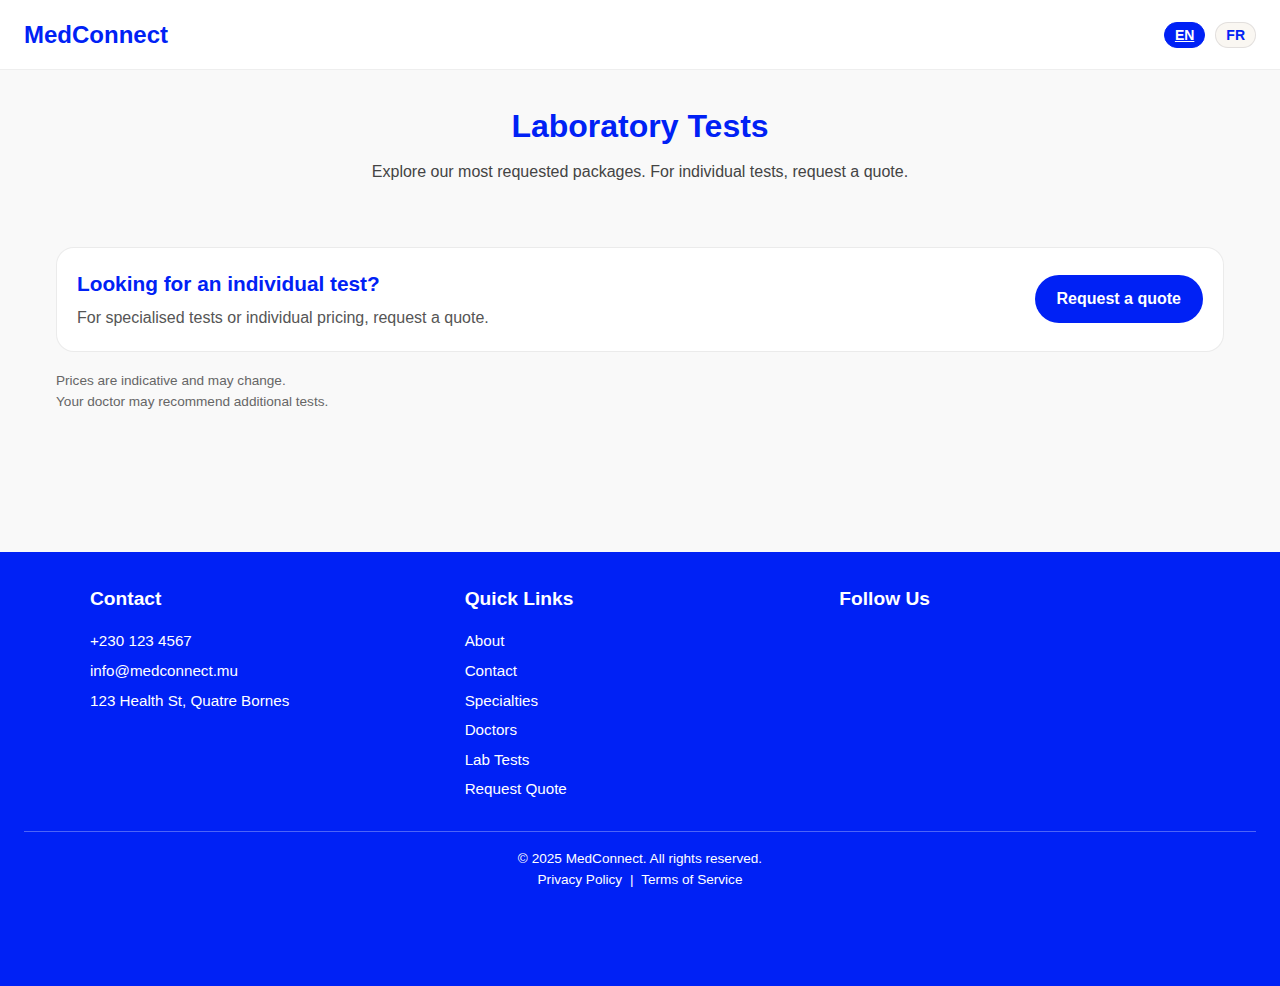
<file: frontend/labs.html>
<!DOCTYPE html>
<html lang="en">
<head>
  <meta charset="UTF-8" />
  <meta name="viewport" content="width=device-width, initial-scale=1.0" />
  <title>Laboratory Tests - MedConnect</title>
  <!-- UIcons -->
  <link rel="stylesheet" href="https://cdn-uicons.flaticon.com/3.0.0/uicons-regular-rounded/css/uicons-regular-rounded.css">
  <!-- CSS -->
  <link rel="stylesheet" href="css/base.css">
  <link rel="stylesheet" href="css/components.css">
  <link rel="stylesheet" href="css/layout.css">
  <link rel="stylesheet" href="css/pages.css">
  <link rel="stylesheet" href="css/tokens.css">
  <link rel="stylesheet" href="css/labs.css">
</head>
<body>
  <!-- Header -->
  <header class="mc-topbar">
    <div class="mc-wrap">
      <button class="hamburger" aria-label="Open menu">&#8801;</button>
      <a href="index.html" class="brand">MedConnect</a>
      <div class="lang-switch">
        <button data-lang="en" aria-pressed="true">EN</button>
        <button data-lang="fr" aria-pressed="false">FR</button>
      </div>
    </div>
  </header>
  <!-- Overlay -->
  <div class="side-menu-overlay" id="sideMenuOverlay" aria-hidden="true"></div>
  <!-- Side menu as modal navigation drawer -->
  <nav class="side-menu" id="sideMenu" role="dialog" aria-modal="true" aria-hidden="true" aria-labelledby="sideMenuTitle">
    <button class="close-btn" id="closeMenu" aria-label="Close menu">&times;</button>
    <h2 id="sideMenuTitle" class="visually-hidden" data-i18n="nav_menu">Main Menu</h2>
    <ul>
      <li><a href="index.html" data-i18n="nav_home">Home</a></li>
      <li><a href="doctors.html" data-i18n="qa_doctors">Doctors</a></li>
      <li><a href="specialties.html" data-i18n="qa_specialties">Specialties</a></li>
      <li><a href="labs.html" data-i18n="qa_lab">Lab Tests</a></li>
      <li><a href="request-quote.html" data-i18n="qa_request_quote">Request Quote</a></li>
      <li><a href="portal.html" data-i18n="qa_portal">Dashboard</a></li>
      <li><a href="about.html" data-i18n="link_about">About</a></li>
      <li><a href="contact.html" data-i18n="nav_contact">Contact</a></li>
      <li><a href="notices.html" data-i18n="nav_notices">Notices</a></li>
      <li><a href="privacy.html" data-i18n="privacy">Privacy Policy</a></li>
      <li><a href="terms.html" data-i18n="terms">Terms of Service</a></li>
    </ul>
  </nav>
  <main class="labs-page">
    <section class="labs-hero">
      <div class="container">
        <h1>Laboratory Tests</h1>
        <p>Explore our most requested packages. For individual tests, request a quote.</p>
        <div class="labs-anchors" id="labsAnchors"></div>
      </div>
    </section>
    <section class="labs-section">
      <div class="container">
        <div id="labsStatus" class="labs-status">Loading packages...</div>
        <div id="labsError" class="labs-error hidden">
          <p id="labsErrorMessage">Unable to load packages.</p>
          <button type="button" class="labs-retry" id="labsRetry">Retry</button>
        </div>
        <div id="labsEmpty" class="labs-empty hidden">No packages available at the moment.</div>
        <div id="labsList" class="labs-list"></div>
        <div class="labs-cta-block">
          <div>
            <h2>Looking for an individual test?</h2>
            <p>For specialised tests or individual pricing, request a quote.</p>
          </div>
          <a class="labs-cta" href="request-quote.html">Request a quote</a>
        </div>
        <div class="labs-disclaimer">
          <p>Prices are indicative and may change.</p>
          <p>Your doctor may recommend additional tests.</p>
        </div>
      </div>
    </section>
  </main>
  <!-- Bottom Nav -->
  <nav class="mc-bottom-bar" role="navigation" aria-label="Quick actions">
    <a href="appointment.html" class="mc-tab" aria-label="Book an appointment">
      <i class="fi fi-rr-calendar mc-ico"></i>
      <span class="mc-lbl" data-i18n="btn_book">Book</span>
    </a>
    <a href="doctors.html" class="mc-tab" aria-label="Find a doctor">
      <i class="fi fi-rr-stethoscope mc-ico"></i>
      <span class="mc-lbl" data-i18n="qa_doctors">Doctors</span>
    </a>
    <a href="labs.html" class="mc-tab active" aria-label="Lab services">
      <i class="fi fi-rr-test-tube mc-ico"></i>
      <span class="mc-lbl" data-i18n="qa_lab">Lab Tests</span>
    </a>
  </nav>
  <!-- Footer -->
  <footer class="footer">
    <div class="footer-grid">
      <div class="footer-col">
        <h3 data-i18n="footer_contact">Contact</h3>
        <p><i class="fi fi-rr-phone-call"></i> +230 123 4567</p>
        <p><i class="fi fi-rr-envelope"></i> info@medconnect.mu</p>
        <p><i class="fi fi-rr-marker"></i> 123 Health St, Quatre Bornes</p>
      </div>
      <div class="footer-col">
        <h3 data-i18n="footer_links">Quick Links</h3>
        <ul>
          <li><a href="index.html#about" data-i18n="link_about">About</a></li>
          <li><a href="contact.html" data-i18n="nav_contact">Contact</a></li>
          <li><a href="specialties.html" data-i18n="qa_specialties">Specialties</a></li>
          <li><a href="doctors.html" data-i18n="qa_doctors">Doctors</a></li>
          <li><a href="labs.html" data-i18n="qa_lab">Lab Tests</a></li>
          <li><a href="request-quote.html" data-i18n="qa_request_quote">Request Quote</a></li>
        </ul>
      </div>
      <div class="footer-col">
        <h3 data-i18n="footer_follow">Follow Us</h3>
        <div class="footer-socials">
          <a href="https://www.facebook.com" target="_blank" rel="noopener" aria-label="Facebook"><i class="fi fi-rr-facebook"></i></a>
          <a href="https://www.linkedin.com" target="_blank" rel="noopener" aria-label="LinkedIn"><i class="fi fi-rr-linkedin"></i></a>
          <a href="https://www.instagram.com" target="_blank" rel="noopener" aria-label="Instagram"><i class="fi fi-rr-instagram"></i></a>
        </div>
      </div>
    </div>
    <div class="footer-bottom">
      <p>&copy; 2025 MedConnect. <span data-i18n="rights_reserved">All rights reserved.</span></p>
      <a href="privacy.html" data-i18n="privacy">Privacy Policy</a> |
      <a href="terms.html" data-i18n="terms">Terms of Service</a>
    </div>
  </footer>
  <!-- JS -->
  <script src="js/config.js"></script>
  <script src="js/api.js"></script>
  <script src="js/ui.js"></script>
  <script src="js/i18n.js"></script>
  <script src="js/nav.js"></script>
  <script src="js/bottom-bar.js"></script>
  <script type="module" src="js/main.js"></script>
  <script src="js/labs.js"></script>
</body>
</html>
</file>
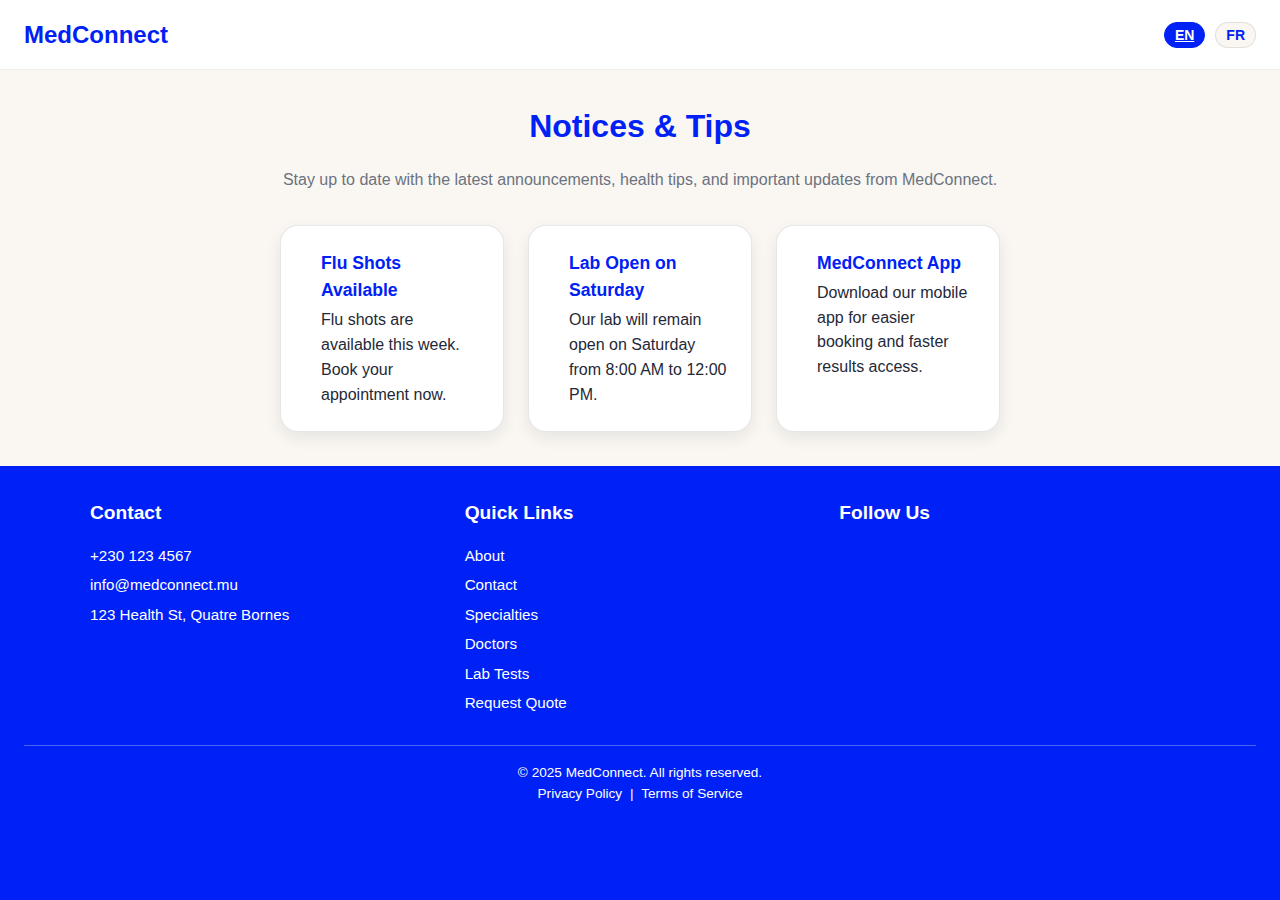
<file: frontend/notices.html>
<!DOCTYPE html>
<html lang="en">
<head>
  <meta charset="UTF-8" />
  <meta name="viewport" content="width=device-width, initial-scale=1.0" />
  <title data-i18n="notices_page_title">Notices – MedConnect</title>

  <!-- UIcons -->
  <link rel="stylesheet" href="https://cdn-uicons.flaticon.com/3.0.0/uicons-regular-rounded/css/uicons-regular-rounded.css">
<!-- CSS -->
<link rel="stylesheet" href="css/base.css">
<link rel="stylesheet" href="css/components.css">
<link rel="stylesheet" href="css/layout.css">
<link rel="stylesheet" href="css/pages.css">
<link rel="stylesheet" href="css/tokens.css">

<!-- JS -->
<script src="js/i18n.js"></script>
<script src="js/nav.js"></script>
<script type="module" src="js/main.js"></script>
<script src="js/bottom-bar.js"></script>
</head>
<body>
  <!-- Header -->
  <header class="mc-topbar">
    <div class="mc-wrap">
      <button class="hamburger" aria-label="Open menu">≡</button>
      <a class="brand" href="index.html">MedConnect</a>
      <div class="lang-switch">
        <button data-lang="en" aria-pressed="true">EN</button>
        <button data-lang="fr" aria-pressed="false">FR</button>
      </div>
    </div>
  </header>

  <!-- Overlay + Side Menu -->
  <div class="side-menu-overlay" id="sideMenuOverlay" aria-hidden="true"></div>
  <nav class="side-menu" id="sideMenu" role="dialog" aria-modal="true" aria-hidden="true" aria-labelledby="sideMenuTitle">
    <button class="close-btn" id="closeMenu" aria-label="Close menu">×</button>
    <h2 id="sideMenuTitle" class="visually-hidden" data-i18n="nav_menu">Main Menu</h2>
    <ul>
      <li><a href="index.html" data-i18n="nav_home">Home</a></li>
      <li><a href="doctors.html" data-i18n="qa_doctors">Doctors</a></li>
      <li><a href="specialties.html" data-i18n="qa_specialties">Specialties</a></li>
      <li><a href="labs.html" data-i18n="qa_lab">Lab Tests</a></li>
      <li><a href="request-quote.html" data-i18n="qa_request_quote">Request Quote</a></li>

      <li><a href="portal.html" data-i18n="qa_portal">Dashboard</a></li>
      <li><a href="about.html" data-i18n="link_about">About</a></li>
      <li><a href="contact.html" data-i18n="nav_contact">Contact</a></li>
      <li><a href="notices.html" data-i18n="nav_notices">Notices</a></li>
      <li><a href="privacy.html" data-i18n="privacy">Privacy Policy</a></li>
      <li><a href="terms.html" data-i18n="terms">Terms of Service</a></li>
    </ul>
  </nav>

  <!-- Main Content -->
  <main class="notices-page">
    <div class="container">
         <h1 data-i18n="notices_title">Notices & Tips</h1>
        <p class="intro" data-i18n="notices_intro">
        Stay up to date with the latest announcements, health tips, and important updates from MedConnect.
        </p>

        <div class="notices-list">
        <article class="notice-card">
            <i class="fi fi-rr-syringe"></i>
            <div>
            <h3 data-i18n="notice1_title">Flu Shots Available</h3>
            <p data-i18n="notice1_desc">Flu shots are available this week. Book your appointment now.</p>
            </div>
        </article>

        <article class="notice-card">
            <i class="fi fi-rr-test-tube"></i>
            <div>
            <h3 data-i18n="notice2_title">Lab Open on Saturday</h3>
            <p data-i18n="notice2_desc">Our lab will remain open on Saturday from 8:00 AM to 12:00 PM.</p>
            </div>
        </article>

        <article class="notice-card">
            <i class="fi fi-rr-mobile-notch"></i>
            <div>
            <h3 data-i18n="notice3_title">MedConnect App</h3>
            <p data-i18n="notice3_desc">Download our mobile app for easier booking and faster results access.</p>
            </div>
        </article>
        </div>   
    </div>

  </main>

  <!-- Footer -->
  <footer class="footer">
    <div class="footer-grid">
      <div class="footer-col">
        <h3 data-i18n="footer_contact">Contact</h3>
        <p><i class="fi fi-rr-phone-call"></i> +230 123 4567</p>
        <p><i class="fi fi-rr-envelope"></i> info@medconnect.mu</p>
        <p><i class="fi fi-rr-marker"></i> 123 Health St, Quatre Bornes</p>
      </div>
      <div class="footer-col">
        <h3 data-i18n="footer_links">Quick Links</h3>
        <ul>
          <li><a href="index.html#about" data-i18n="link_about">About</a></li>
          <li><a href="contact.html" data-i18n="nav_contact">Contact</a></li>
          <li><a href="specialties.html" data-i18n="qa_specialties">Specialties</a></li>
          <li><a href="doctors.html" data-i18n="qa_doctors">Doctors</a></li>
          <li><a href="labs.html" data-i18n="qa_lab">Lab Tests</a></li>
          <li><a href="request-quote.html" data-i18n="qa_request_quote">Request Quote</a></li>
        </ul>
      </div>
      <div class="footer-col">
        <h3 data-i18n="footer_follow">Follow Us</h3>
        <div class="footer-socials">
          <a href="#"><i class="fi fi-rr-facebook"></i></a>
          <a href="#"><i class="fi fi-rr-linkedin"></i></a>
          <a href="#"><i class="fi fi-rr-instagram"></i></a>
        </div>
      </div>
    </div>
    <div class="footer-bottom">
      <p>&copy; 2025 MedConnect. <span data-i18n="rights_reserved">All rights reserved.</span></p>
      <a href="privacy.html" data-i18n="privacy">Privacy Policy</a> | 
      <a href="terms.html" data-i18n="terms">Terms of Service</a>
    </div>
  </footer>

  <!-- JS -->
  <script src="js/i18n.js"></script>
  <script src="js/nav.js"></script>
</body>
</html>
</file>
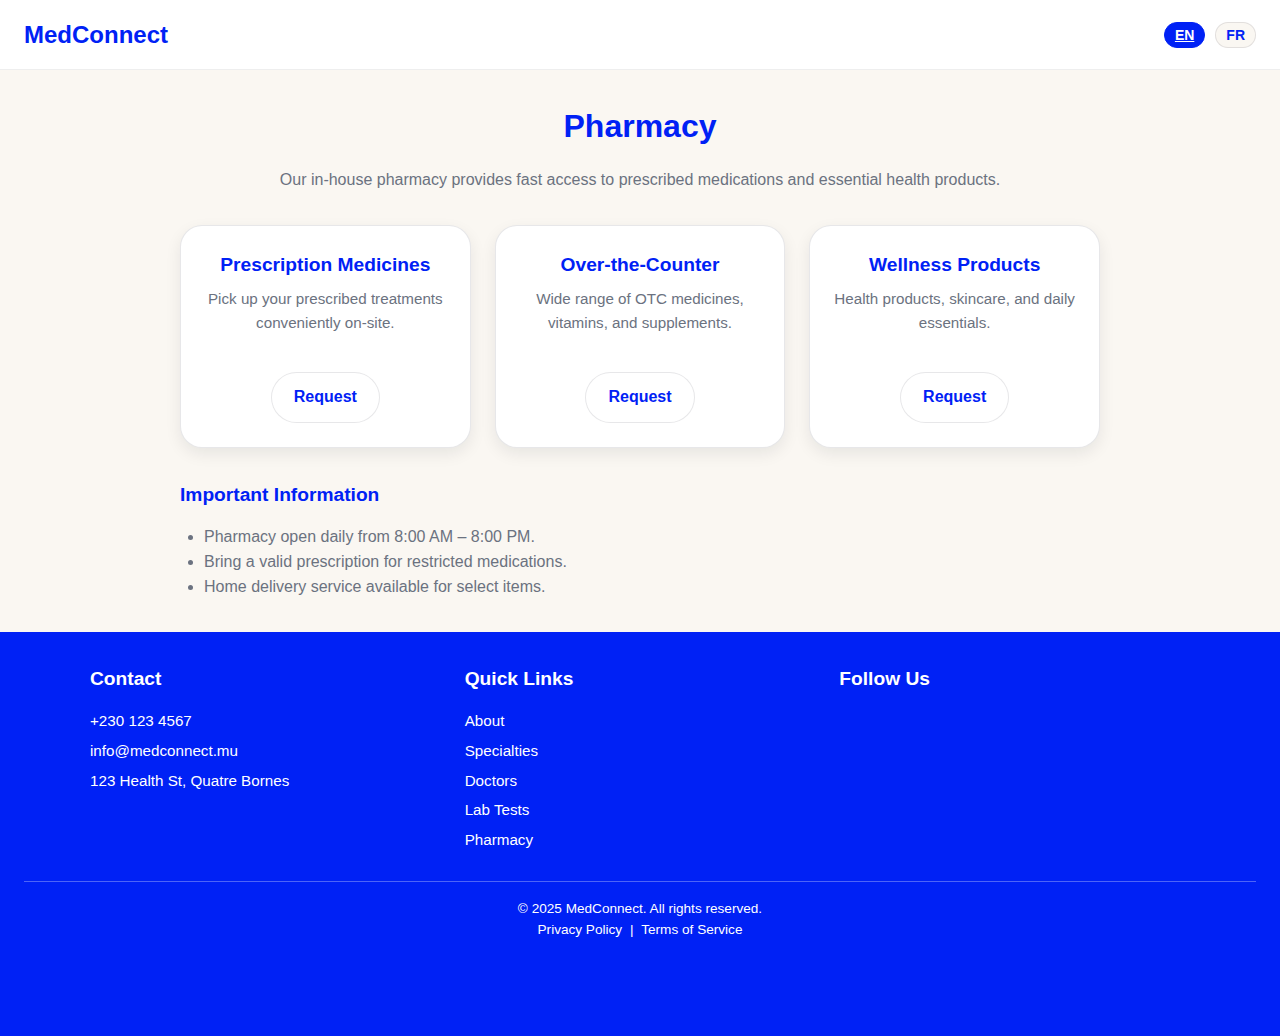
<file: frontend/pharmacy.html>
<!DOCTYPE html>
<html lang="en">
<head>
  <meta charset="UTF-8" />
  <meta name="viewport" content="width=device-width, initial-scale=1.0" />
  <title data-i18n="pharmacy_title">Pharmacy – MedConnect</title>

  <!-- UIcons -->
  <link rel="stylesheet" href="https://cdn-uicons.flaticon.com/3.0.0/uicons-regular-rounded/css/uicons-regular-rounded.css">
<!-- CSS -->
<link rel="stylesheet" href="css/base.css">
<link rel="stylesheet" href="css/components.css">
<link rel="stylesheet" href="css/layout.css">
<link rel="stylesheet" href="css/pages.css">
<link rel="stylesheet" href="css/tokens.css">

<!-- JS -->
<script src="js/i18n.js"></script>
<script src="js/nav.js"></script>
<script src="js/main.js"></script>
<script src="js/bottom-bar.js"></script>
</head>
<body>
  <!-- Header -->
  <header class="mc-topbar">
    <div class="mc-wrap">
      <button class="hamburger" aria-label="Open menu">≡</button>
      <a class="brand" href="index.html">MedConnect</a>
      <div class="lang-switch">
        <button data-lang="en" aria-pressed="true">EN</button>
        <button data-lang="fr" aria-pressed="false">FR</button>
      </div>
    </div>
  </header>

  <!-- Overlay + Side Menu -->
  <div class="side-menu-overlay" id="sideMenuOverlay" aria-hidden="true"></div>
  <nav class="side-menu" id="sideMenu" role="dialog" aria-modal="true" aria-hidden="true" aria-labelledby="sideMenuTitle">
    <button class="close-btn" id="closeMenu" aria-label="Close menu">×</button>
    <h2 id="sideMenuTitle" class="visually-hidden" data-i18n="nav_menu">Main Menu</h2>
    <ul>
      <li><a href="index.html" data-i18n="nav_home">Home</a></li>
      <li><a href="doctors.html" data-i18n="qa_doctors">Doctors</a></li>
      <li><a href="specialties.html" data-i18n="qa_specialties">Specialties</a></li>
      <li><a href="labs.html" data-i18n="qa_lab">Lab Tests</a></li>
      <li><a href="pharmacy.html" data-i18n="qa_pharmacy">Pharmacy</a></li>
      <li><a href="portal.html" data-i18n="qa_portal">Patient Portal</a></li>
      <li><a href="about.html" data-i18n="link_about">About</a></li>
      <li><a href="contact.html" data-i18n="nav_contact">Contact</a></li>
      <li><a href="notices.html" data-i18n="nav_notices">Notices</a></li>
      <li><a href="privacy.html" data-i18n="privacy">Privacy Policy</a></li>
      <li><a href="terms.html" data-i18n="terms">Terms of Service</a></li>
    </ul>
  </nav>

  <!-- Main Content -->
  <main class="pharmacy">
    <div class="container">
            <h1 data-i18n="pharmacy_title">Pharmacy</h1>
            <p class="intro" data-i18n="pharmacy_intro">
            Our in-house pharmacy provides fast access to prescribed medications and essential health products.
            </p>

            <div class="pharmacy-grid">
            <article class="pharmacy-card">
                <h3 data-i18n="pharmacy_meds">Prescription Medicines</h3>
                <p data-i18n="pharmacy_meds_desc">Pick up your prescribed treatments conveniently on-site.</p>
                <a href="appointment.html?specialty=pharmacy" class="btn ghost" data-i18n="btn_request">Request</a>
            </article>

            <article class="pharmacy-card">
                <h3 data-i18n="pharmacy_otc">Over-the-Counter</h3>
                <p data-i18n="pharmacy_otc_desc">Wide range of OTC medicines, vitamins, and supplements.</p>
                <a href="appointment.html?specialty=pharmacy" class="btn ghost" data-i18n="btn_request">Request</a>
            </article>

            <article class="pharmacy-card">
                <h3 data-i18n="pharmacy_wellness">Wellness Products</h3>
                <p data-i18n="pharmacy_wellness_desc">Health products, skincare, and daily essentials.</p>
                <a href="appointment.html?specialty=pharmacy" class="btn ghost" data-i18n="btn_request">Request</a>
            </article>
            </div>

            <section class="pharmacy-notices">
            <h2 data-i18n="pharmacy_notice_title">Important Information</h2>
            <ul>
                <li data-i18n="pharmacy_notice1">Pharmacy open daily from 8:00 AM – 8:00 PM.</li>
                <li data-i18n="pharmacy_notice2">Bring a valid prescription for restricted medications.</li>
                <li data-i18n="pharmacy_notice3">Home delivery service available for select items.</li>
            </ul>
            </section>
    </div>

  </main>

  <!-- Bottom nav -->
  <nav class="mc-bottom-bar" role="navigation" aria-label="Quick actions">
    <a href="appointment.html" class="mc-tab" aria-label="Book an appointment">
      <i class="fi fi-rr-calendar mc-ico"></i>
      <span class="mc-lbl" data-i18n="cta_book">Book</span>
    </a>
    <a href="doctors.html" class="mc-tab" aria-label="Find a doctor">
      <i class="fi fi-rr-stethoscope mc-ico"></i>
      <span class="mc-lbl" data-i18n="link_find_doctor">Doctors</span>
    </a>
    <a href="labs.html" class="mc-tab" aria-label="Lab services">
      <i class="fi fi-rr-test-tube mc-ico"></i>
      <span class="mc-lbl" data-i18n="qa_lab">Labs</span>
    </a>
  </nav>

  <!-- Footer -->
  <footer class="footer">
    <div class="footer-grid">
      <div class="footer-col">
        <h3 data-i18n="footer_contact">Contact</h3>
        <p><i class="fi fi-rr-phone-call"></i> +230 123 4567</p>
        <p><i class="fi fi-rr-envelope"></i> info@medconnect.mu</p>
        <p><i class="fi fi-rr-marker"></i> 123 Health St, Quatre Bornes</p>
      </div>
      <div class="footer-col">
        <h3 data-i18n="footer_links">Quick Links</h3>
        <ul>
          <li><a href="index.html#about" data-i18n="link_about">About</a></li>
          <li><a href="specialties.html" data-i18n="qa_specialties">Specialties</a></li>
          <li><a href="doctors.html" data-i18n="qa_doctors">Doctors</a></li>
          <li><a href="labs.html" data-i18n="qa_lab">Labs</a></li>
          <li><a href="pharmacy.html" data-i18n="qa_pharmacy">Pharmacy</a></li>
        </ul>
      </div>
      <div class="footer-col">
        <h3 data-i18n="footer_follow">Follow Us</h3>
        <div class="footer-socials">
          <a href="#"><i class="fi fi-rr-facebook"></i></a>
          <a href="#"><i class="fi fi-rr-linkedin"></i></a>
          <a href="#"><i class="fi fi-rr-instagram"></i></a>
        </div>
      </div>
    </div>
    <div class="footer-bottom">
      <p>&copy; 2025 MedConnect. <span data-i18n="rights_reserved">All rights reserved.</span></p>
      <a href="privacy.html" data-i18n="privacy">Privacy Policy</a> | 
      <a href="terms.html" data-i18n="terms">Terms of Service</a>
    </div>
  </footer>

  <!-- JS -->
  <script src="js/i18n.js"></script>
  <script src="js/nav.js"></script>
  <script src="js/bottom-bar.js"></script>
</body>
</html>
</file>
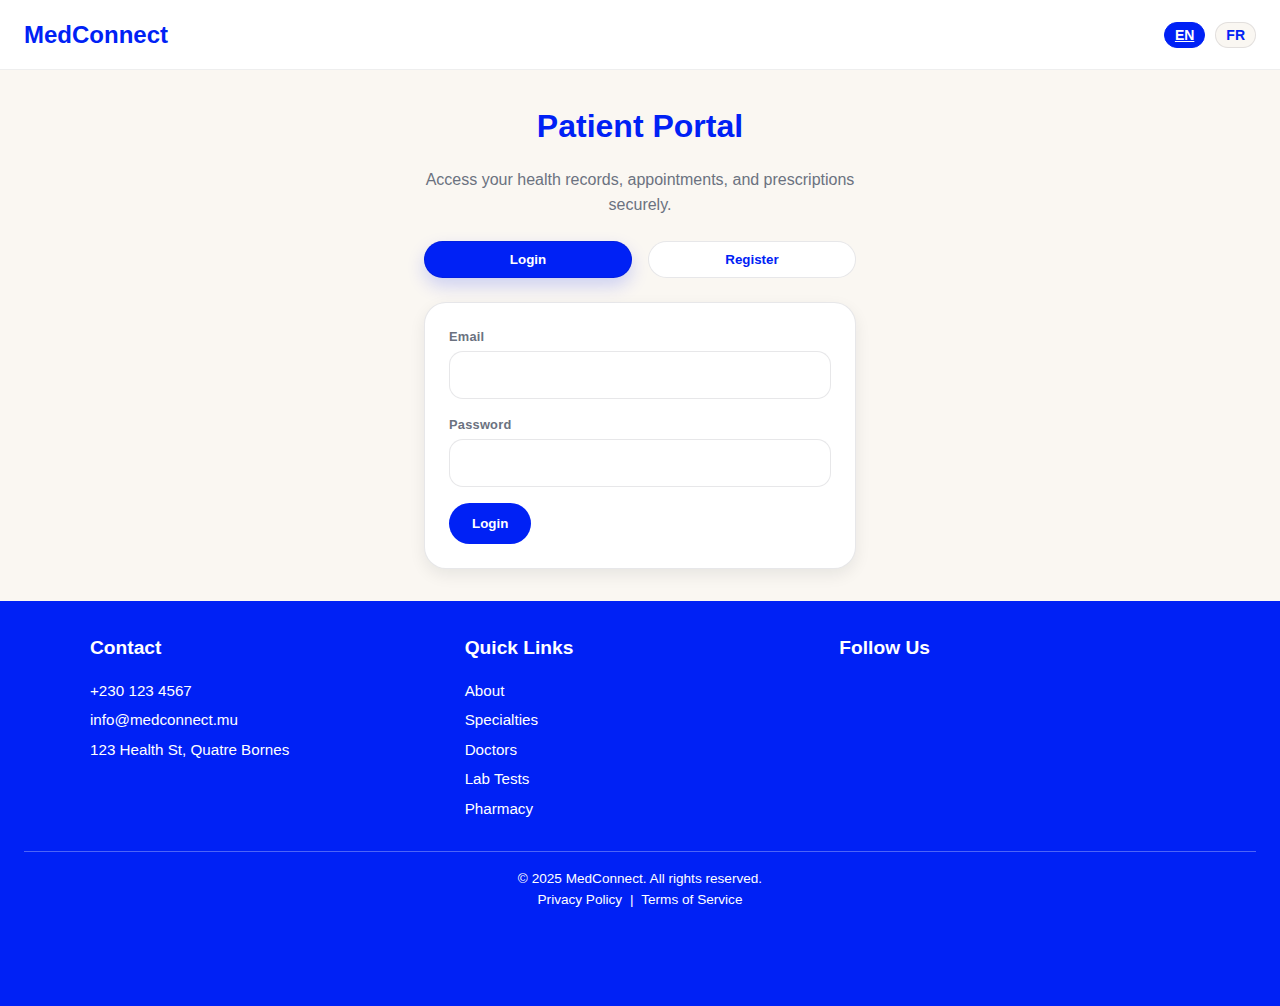
<file: frontend/portal.html>
<!DOCTYPE html>
<html lang="en">
<head>
  <meta charset="UTF-8" />
  <meta name="viewport" content="width=device-width, initial-scale=1.0" />
  <title data-i18n="portal_title">Patient Portal – MedConnect</title>

  <!-- UIcons -->
  <link rel="stylesheet" href="https://cdn-uicons.flaticon.com/3.0.0/uicons-regular-rounded/css/uicons-regular-rounded.css">
<!-- CSS -->
<link rel="stylesheet" href="css/base.css">
<link rel="stylesheet" href="css/components.css">
<link rel="stylesheet" href="css/layout.css">
<link rel="stylesheet" href="css/pages.css">
<link rel="stylesheet" href="css/tokens.css">

<!-- JS -->
<script src="js/i18n.js"></script>
<script src="js/nav.js"></script>
<script src="js/main.js"></script>
<script src="js/bottom-bar.js"></script>
</head>
<body>
  <!-- Header -->
  <header class="mc-topbar">
    <div class="mc-wrap">
      <button class="hamburger" aria-label="Open menu">≡</button>
      <a class="brand" href="index.html">MedConnect</a>
      <div class="lang-switch">
        <button data-lang="en" aria-pressed="true">EN</button>
        <button data-lang="fr" aria-pressed="false">FR</button>
      </div>
    </div>
  </header>

  <!-- Overlay + Side Menu -->
  <div class="side-menu-overlay" id="sideMenuOverlay" aria-hidden="true"></div>
  <nav class="side-menu" id="sideMenu" role="dialog" aria-modal="true" aria-hidden="true" aria-labelledby="sideMenuTitle">
    <button class="close-btn" id="closeMenu" aria-label="Close menu">×</button>
    <h2 id="sideMenuTitle" class="visually-hidden" data-i18n="nav_menu">Main Menu</h2>
    <ul>
      <li><a href="index.html" data-i18n="nav_home">Home</a></li>
      <li><a href="doctors.html" data-i18n="qa_doctors">Doctors</a></li>
      <li><a href="specialties.html" data-i18n="qa_specialties">Specialties</a></li>
      <li><a href="labs.html" data-i18n="qa_lab">Lab Tests</a></li>
      <li><a href="pharmacy.html" data-i18n="qa_pharmacy">Pharmacy</a></li>
      <li><a href="portal.html" data-i18n="qa_portal">Patient Portal</a></li>
      <li><a href="about.html" data-i18n="link_about">About</a></li>
      <li><a href="contact.html" data-i18n="nav_contact">Contact</a></li>
      <li><a href="notices.html" data-i18n="nav_notices">Notices</a></li>
      <li><a href="privacy.html" data-i18n="privacy">Privacy Policy</a></li>
      <li><a href="terms.html" data-i18n="terms">Terms of Service</a></li>
    </ul>
  </nav>

  <!-- Main Content -->
  <main class="portal">
    <h1 data-i18n="portal_title">Patient Portal</h1>
    <p class="intro" data-i18n="portal_intro">
      Access your health records, appointments, and prescriptions securely.
    </p>

    <div class="portal-tabs">
      <button class="tab-btn active" data-tab="login" data-i18n="portal_login">Login</button>
      <button class="tab-btn" data-tab="register" data-i18n="portal_register">Register</button>
    </div>

    <div class="portal-forms">
      <!-- Login Form -->
      <form id="loginForm" class="portal-form active" data-tab="login">
        <label for="loginEmail" data-i18n="label_email">Email</label>
        <input type="email" id="loginEmail" name="email" required>

        <label for="loginPassword" data-i18n="label_password">Password</label>
        <input type="password" id="loginPassword" name="password" required>

        <button type="submit" class="btn primary" data-i18n="btn_login">Login</button>
      </form>

      <!-- Register Form -->
      <form id="registerForm" class="portal-form" data-tab="register">
        <label for="regName" data-i18n="label_name">Full Name</label>
        <input type="text" id="regName" name="name" required>

        <label for="regEmail" data-i18n="label_email">Email</label>
        <input type="email" id="regEmail" name="email" required>

        <label for="regPhone" data-i18n="label_phone">Phone Number</label>
        <input type="tel" id="regPhone" name="phone" required placeholder="+230 123 4567">

        <label for="regPassword" data-i18n="label_password">Password</label>
        <input type="password" id="regPassword" name="password" required>

        <button type="submit" class="btn primary" data-i18n="btn_register">Register</button>
      </form>
    </div>
  </main>

  <!-- Footer -->
  <footer class="footer">
    <div class="footer-grid">
      <div class="footer-col">
        <h3 data-i18n="footer_contact">Contact</h3>
        <p><i class="fi fi-rr-phone-call"></i> +230 123 4567</p>
        <p><i class="fi fi-rr-envelope"></i> info@medconnect.mu</p>
        <p><i class="fi fi-rr-marker"></i> 123 Health St, Quatre Bornes</p>
      </div>
      <div class="footer-col">
        <h3 data-i18n="footer_links">Quick Links</h3>
        <ul>
          <li><a href="index.html#about" data-i18n="link_about">About</a></li>
          <li><a href="specialties.html" data-i18n="qa_specialties">Specialties</a></li>
          <li><a href="doctors.html" data-i18n="qa_doctors">Doctors</a></li>
          <li><a href="labs.html" data-i18n="qa_lab">Labs</a></li>
          <li><a href="pharmacy.html" data-i18n="qa_pharmacy">Pharmacy</a></li>
        </ul>
      </div>
      <div class="footer-col">
        <h3 data-i18n="footer_follow">Follow Us</h3>
        <div class="footer-socials">
          <a href="#"><i class="fi fi-rr-facebook"></i></a>
          <a href="#"><i class="fi fi-rr-linkedin"></i></a>
          <a href="#"><i class="fi fi-rr-instagram"></i></a>
        </div>
      </div>
    </div>
    <div class="footer-bottom">
      <p>&copy; 2025 MedConnect. <span data-i18n="rights_reserved">All rights reserved.</span></p>
      <a href="privacy.html" data-i18n="privacy">Privacy Policy</a> | 
      <a href="terms.html" data-i18n="terms">Terms of Service</a>
    </div>
  </footer>

  <!-- JS -->
  <script src="js/i18n.js"></script>
  <script src="js/nav.js"></script>
  <script>
    // Portal tab toggle
    document.addEventListener("DOMContentLoaded", () => {
      const tabBtns = document.querySelectorAll(".tab-btn");
      const forms = document.querySelectorAll(".portal-form");

      tabBtns.forEach(btn => {
        btn.addEventListener("click", () => {
          const tab = btn.dataset.tab;

          tabBtns.forEach(b => b.classList.remove("active"));
          btn.classList.add("active");

          forms.forEach(f => {
            f.classList.remove("active");
            if (f.dataset.tab === tab) f.classList.add("active");
          });
        });
      });
    });
  </script>
</body>
</html>
</file>
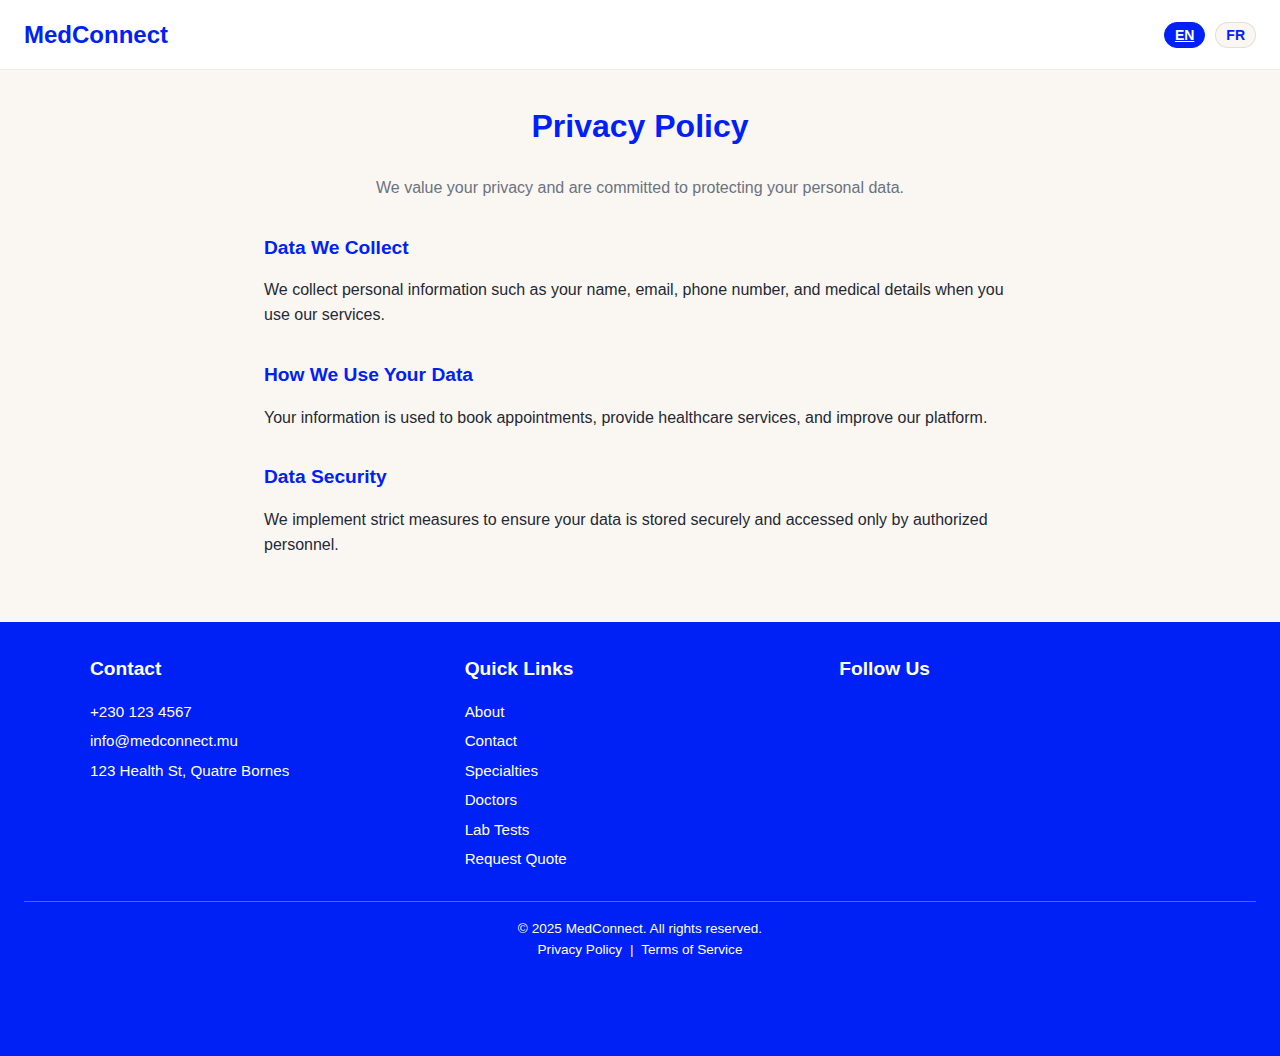
<file: frontend/privacy.html>
<!DOCTYPE html>
<html lang="en">
<head>
  <meta charset="UTF-8" />
  <meta name="viewport" content="width=device-width, initial-scale=1.0" />
  <title data-i18n="privacy_page_title">Privacy Policy – MedConnect</title>

  <!-- UIcons -->
  <link rel="stylesheet" href="https://cdn-uicons.flaticon.com/3.0.0/uicons-regular-rounded/css/uicons-regular-rounded.css">
<!-- CSS -->
<link rel="stylesheet" href="css/base.css">
<link rel="stylesheet" href="css/components.css">
<link rel="stylesheet" href="css/layout.css">
<link rel="stylesheet" href="css/pages.css">
<link rel="stylesheet" href="css/tokens.css">

<!-- JS -->
<script src="js/i18n.js"></script>
<script src="js/nav.js"></script>
<script type="module" src="js/main.js"></script>
<script src="js/bottom-bar.js"></script>
</head>
<body>
  <!-- Header -->
  <header class="mc-topbar">
    <div class="mc-wrap">
      <button class="hamburger" aria-label="Open menu">≡</button>
      <a class="brand" href="index.html">MedConnect</a>
      <div class="lang-switch">
        <button data-lang="en" aria-pressed="true">EN</button>
        <button data-lang="fr" aria-pressed="false">FR</button>
      </div>
    </div>
  </header>

  <!-- Overlay + Side Menu -->
  <div class="side-menu-overlay" id="sideMenuOverlay" aria-hidden="true"></div>
  <nav class="side-menu" id="sideMenu" role="dialog" aria-modal="true" aria-hidden="true" aria-labelledby="sideMenuTitle">
    <button class="close-btn" id="closeMenu" aria-label="Close menu">×</button>
    <h2 id="sideMenuTitle" class="visually-hidden" data-i18n="nav_menu">Main Menu</h2>
    <ul>
      <li><a href="index.html" data-i18n="nav_home">Home</a></li>
      <li><a href="doctors.html" data-i18n="qa_doctors">Doctors</a></li>
      <li><a href="specialties.html" data-i18n="qa_specialties">Specialties</a></li>
      <li><a href="labs.html" data-i18n="qa_lab">Lab Tests</a></li>
      <li><a href="request-quote.html" data-i18n="qa_request_quote">Request Quote</a></li>

      <li><a href="portal.html" data-i18n="qa_portal">Dashboard</a></li>
      <li><a href="about.html" data-i18n="link_about">About</a></li>
      <li><a href="contact.html" data-i18n="nav_contact">Contact</a></li>
      <li><a href="notices.html" data-i18n="nav_notices">Notices</a></li>
      <li><a href="privacy.html" data-i18n="privacy">Privacy Policy</a></li>
      <li><a href="terms.html" data-i18n="terms">Terms of Service</a></li>
    </ul>
  </nav>

  <!-- Main Content -->
  <main class="legal-page">
    <h1 data-i18n="privacy">Privacy Policy</h1>
    <p class="intro" data-i18n="privacy_intro">
      We value your privacy and are committed to protecting your personal data.
    </p>

    <section>
      <h2 data-i18n="privacy_data_title">Data We Collect</h2>
      <p data-i18n="privacy_data_text">
        We collect personal information such as your name, email, phone number, and medical details when you use our services.
      </p>
    </section>

    <section>
      <h2 data-i18n="privacy_usage_title">How We Use Your Data</h2>
      <p data-i18n="privacy_usage_text">
        Your information is used to book appointments, provide healthcare services, and improve our platform.
      </p>
    </section>

    <section>
      <h2 data-i18n="privacy_security_title">Data Security</h2>
      <p data-i18n="privacy_security_text">
        We implement strict measures to ensure your data is stored securely and accessed only by authorized personnel.
      </p>
    </section>
  </main>

  <!-- Footer -->
  <footer class="footer">
    <div class="footer-grid">
      <div class="footer-col">
        <h3 data-i18n="footer_contact">Contact</h3>
        <p><i class="fi fi-rr-phone-call"></i> +230 123 4567</p>
        <p><i class="fi fi-rr-envelope"></i> info@medconnect.mu</p>
        <p><i class="fi fi-rr-marker"></i> 123 Health St, Quatre Bornes</p>
      </div>
      <div class="footer-col">
        <h3 data-i18n="footer_links">Quick Links</h3>
        <ul>
          <li><a href="index.html#about" data-i18n="link_about">About</a></li>
          <li><a href="contact.html" data-i18n="nav_contact">Contact</a></li>
          <li><a href="specialties.html" data-i18n="qa_specialties">Specialties</a></li>
          <li><a href="doctors.html" data-i18n="qa_doctors">Doctors</a></li>
          <li><a href="labs.html" data-i18n="qa_lab">Lab Tests</a></li>
          <li><a href="request-quote.html" data-i18n="qa_request_quote">Request Quote</a></li>
        </ul>
      </div>
      <div class="footer-col">
        <h3 data-i18n="footer_follow">Follow Us</h3>
        <div class="footer-socials">
          <a href="#"><i class="fi fi-rr-facebook"></i></a>
          <a href="#"><i class="fi fi-rr-linkedin"></i></a>
          <a href="#"><i class="fi fi-rr-instagram"></i></a>
        </div>
      </div>
    </div>
    <div class="footer-bottom">
      <p>&copy; 2025 MedConnect. <span data-i18n="rights_reserved">All rights reserved.</span></p>
      <a href="privacy.html" data-i18n="privacy">Privacy Policy</a> | 
      <a href="terms.html" data-i18n="terms">Terms of Service</a>
    </div>
  </footer>

  <!-- JS -->
  <script src="js/i18n.js"></script>
  <script src="js/nav.js"></script>
</body>
</html>
</file>
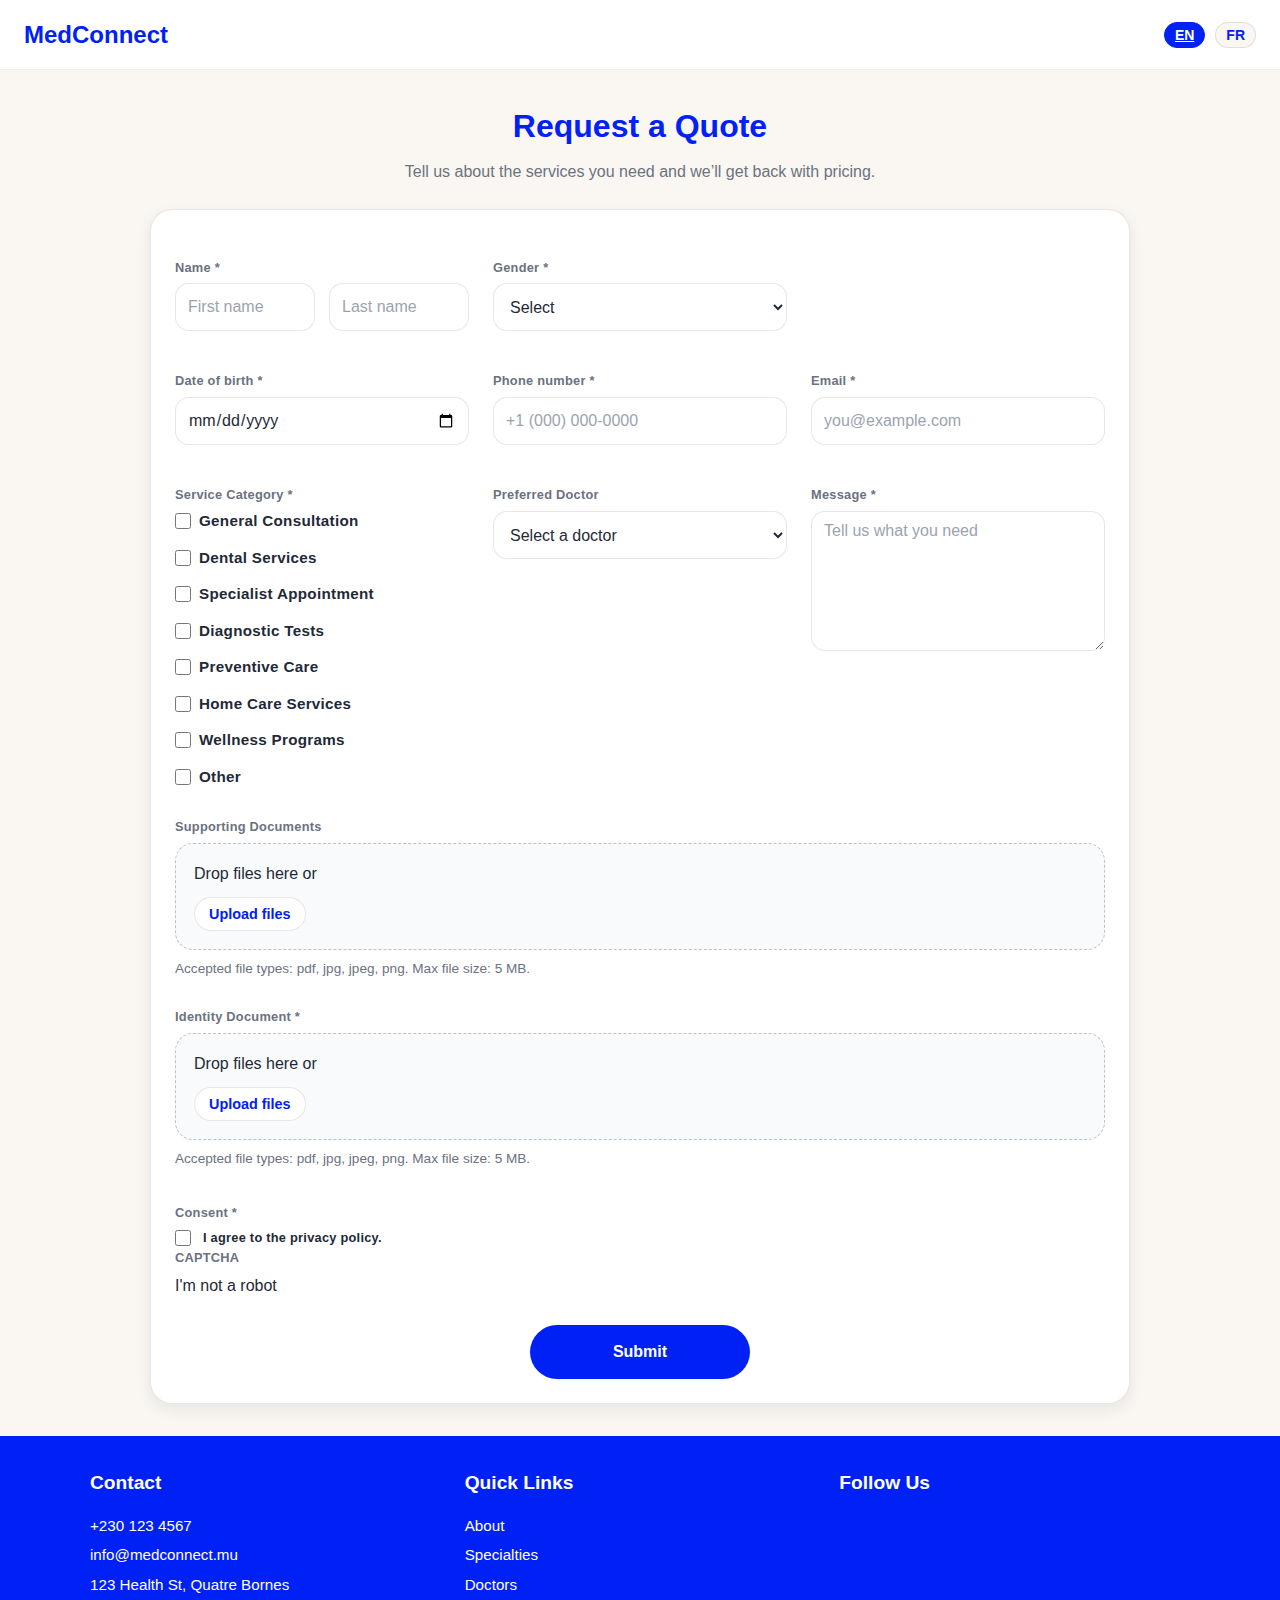
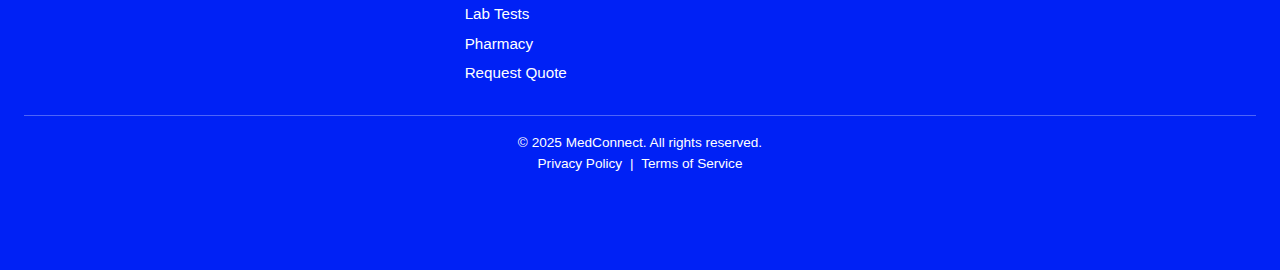
<file: frontend/request-quote.html>
﻿<!DOCTYPE html>
<html lang="en">
<head>
  <meta charset="UTF-8" />
  <meta name="viewport" content="width=device-width, initial-scale=1.0" />
  <title>Request Quote - MedConnect</title>
  <!-- UIcons -->
  <link rel="stylesheet" href="https://cdn-uicons.flaticon.com/3.0.0/uicons-regular-rounded/css/uicons-regular-rounded.css">

  <!-- CSS -->
  <link rel="stylesheet" href="css/base.css">
  <link rel="stylesheet" href="css/components.css">
  <link rel="stylesheet" href="css/layout.css">
  <link rel="stylesheet" href="css/pages.css">
  <link rel="stylesheet" href="css/tokens.css">
  <link rel="stylesheet" href="css/request-quote.css">
</head>
<body>
  <!-- Header -->
  <header class="mc-topbar">
    <div class="mc-wrap">
      <button class="hamburger" aria-label="Open menu">â‰¡</button>
      <a href="index.html" class="brand">MedConnect</a>
      <div class="lang-switch">
        <button data-lang="en" aria-pressed="true">EN</button>
        <button data-lang="fr" aria-pressed="false">FR</button>
      </div>
    </div>
  </header>

  <!-- Overlay -->
  <div class="side-menu-overlay" id="sideMenuOverlay" aria-hidden="true"></div>

  <!-- Side menu as modal navigation drawer -->
  <nav class="side-menu" id="sideMenu" role="dialog" aria-modal="true" aria-hidden="true" aria-labelledby="sideMenuTitle">
    <button class="close-btn" id="closeMenu" aria-label="Close menu">Ã—</button>
    <h2 id="sideMenuTitle" class="visually-hidden" data-i18n="nav_menu">Main Menu</h2>
    <ul>
      <li><a href="index.html" data-i18n="nav_home">Home</a></li>
      <li><a href="doctors.html" data-i18n="qa_doctors">Doctors</a></li>
      <li><a href="specialties.html" data-i18n="qa_specialties">Specialties</a></li>
      <li><a href="labs.html" data-i18n="qa_lab">Lab Tests</a></li>
      <li><a href="pharmacy.html" data-i18n="qa_pharmacy">Pharmacy</a></li>
      <li><a href="request-quote.html">Request Quote</a></li>
      <li><a href="portal.html" data-i18n="qa_portal">Dashboard</a></li>
      <li><a href="about.html" data-i18n="link_about">About</a></li>
      <li><a href="contact.html" data-i18n="nav_contact">Contact</a></li>
      <li><a href="notices.html" data-i18n="nav_notices">Notices</a></li>
      <li><a href="privacy.html" data-i18n="privacy">Privacy Policy</a></li>
      <li><a href="terms.html" data-i18n="terms">Terms of Service</a></li>
    </ul>
  </nav>

  <main class="rq-page">
    <div class="container">
      <div class="rq-header">
        <h1>Request a Quote</h1>
        <p class="rq-intro">Tell us about the services you need and we’ll get back with pricing.</p>
      </div>
      <div class="rq-container">
        <div id="quoteSuccess" class="rq-banner" hidden>Request submitted successfully.</div>
        <div id="quoteError" class="rq-banner rq-banner--error" hidden></div>

        <form id="quoteForm" novalidate>
          <div class="rq-section">
            <div class="rq-grid">
              <div class="rq-field">
                <label class="rq-label">Name *</label>
                <div class="rq-name-grid">
                  <div class="rq-field">
                    <input
                      type="text"
                      id="firstName"
                      name="first_name"
                      placeholder="First name"
                      data-clear-for="first_name"
                      required
                    />
                    <div class="rq-error" data-error-for="first_name" hidden></div>
                  </div>
                  <div class="rq-field">
                    <input
                      type="text"
                      id="lastName"
                      name="last_name"
                      placeholder="Last name"
                      data-clear-for="last_name"
                      required
                    />
                    <div class="rq-error" data-error-for="last_name" hidden></div>
                  </div>
                </div>
              </div>

              <div class="rq-field">
                <label class="rq-label" for="gender">Gender *</label>
                <select id="gender" name="gender" data-clear-for="gender" required>
                  <option value="">Select</option>
                  <option value="Female">Female</option>
                  <option value="Male">Male</option>
                  <option value="Other">Other</option>
                </select>
                <div class="rq-error" data-error-for="gender" hidden></div>
              </div>

              <div class="rq-placeholder"></div>
            </div>

            <div class="rq-grid rq-section">
              <div class="rq-field">
                <label class="rq-label" for="dob">Date of birth *</label>
                <input type="date" id="dob" name="dob" data-clear-for="dob" required />
                <div class="rq-error" data-error-for="dob" hidden></div>
              </div>
              <div class="rq-field">
                <label class="rq-label" for="phone">Phone number *</label>
                <input
                  type="tel"
                  id="phone"
                  name="phone"
                  placeholder="+1 (000) 000-0000"
                  data-clear-for="phone"
                  required
                />
                <div class="rq-error" data-error-for="phone" hidden></div>
              </div>
              <div class="rq-field">
                <label class="rq-label" for="email">Email *</label>
                <input
                  type="email"
                  id="email"
                  name="email"
                  placeholder="you@example.com"
                  data-clear-for="email"
                  required
                />
                <div class="rq-error" data-error-for="email" hidden></div>
              </div>
            </div>
          </div>

          <div class="rq-section">
            <div class="rq-grid">
              <div class="rq-field">
                <label class="rq-label">Service Category *</label>
                <div class="rq-checkbox-list">
                  <label>
                    <input type="checkbox" name="service_categories" value="General Consultation" data-clear-for="service_categories" />
                    <span>General Consultation</span>
                  </label>
                  <label>
                    <input type="checkbox" name="service_categories" value="Dental Services" data-clear-for="service_categories" />
                    <span>Dental Services</span>
                  </label>
                  <label>
                    <input type="checkbox" name="service_categories" value="Specialist Appointment" data-clear-for="service_categories" />
                    <span>Specialist Appointment</span>
                  </label>
                  <label>
                    <input type="checkbox" name="service_categories" value="Diagnostic Tests" data-clear-for="service_categories" />
                    <span>Diagnostic Tests</span>
                  </label>
                  <label>
                    <input type="checkbox" name="service_categories" value="Preventive Care" data-clear-for="service_categories" />
                    <span>Preventive Care</span>
                  </label>
                  <label>
                    <input type="checkbox" name="service_categories" value="Home Care Services" data-clear-for="service_categories" />
                    <span>Home Care Services</span>
                  </label>
                  <label>
                    <input type="checkbox" name="service_categories" value="Wellness Programs" data-clear-for="service_categories" />
                    <span>Wellness Programs</span>
                  </label>
                  <label>
                    <input type="checkbox" name="service_categories" value="Other" data-clear-for="service_categories" />
                    <span>Other</span>
                  </label>
                </div>
                <div class="rq-error" data-error-for="service_categories" hidden></div>
              </div>

              <div class="rq-field">
                <label class="rq-label" for="doctorSelect">Preferred Doctor</label>
                <select id="doctorSelect" name="doctor_id" data-clear-for="doctor_id">
                  <option value="">Select a doctor</option>
                </select>
                <div class="rq-error" data-error-for="doctor_id" hidden></div>
              </div>

              <div class="rq-field">
                <label class="rq-label" for="message">Message *</label>
                <textarea
                  id="message"
                  name="message"
                  placeholder="Tell us what you need"
                  data-clear-for="message"
                  required
                ></textarea>
                <div class="rq-error" data-error-for="message" hidden></div>
              </div>
            </div>
          </div>

          <div class="rq-section">
            <div class="rq-upload-block">
              <label class="rq-label">Supporting Documents</label>
              <div class="rq-drop" id="documentsDrop">
                <div>Drop files here or</div>
                <button type="button" class="rq-upload-btn" id="documentsUploadBtn">Upload files</button>
                <input
                  type="file"
                  id="documentsInput"
                  name="documents[]"
                  accept=".pdf,.jpg,.jpeg,.png"
                  multiple
                  hidden
                />
              </div>
              <div class="rq-helper">
                Accepted file types: pdf, jpg, jpeg, png. Max file size: 5 MB.
              </div>
              <div class="rq-file-list" id="documentsList"></div>
              <div class="rq-error" data-error-for="documents" hidden></div>
            </div>

            <div class="rq-upload-block">
              <label class="rq-label">Identity Document *</label>
              <div class="rq-drop" id="idDocumentDrop">
                <div>Drop files here or</div>
                <button type="button" class="rq-upload-btn" id="idUploadBtn">Upload files</button>
                <input
                  type="file"
                  id="idDocumentInput"
                  name="id_document"
                  accept=".pdf,.jpg,.jpeg,.png"
                  hidden
                />
              </div>
              <div class="rq-helper">
                Accepted file types: pdf, jpg, jpeg, png. Max file size: 5 MB.
              </div>
              <div class="rq-file-list" id="idList"></div>
              <div class="rq-error" data-error-for="id_document" hidden></div>
            </div>
          </div>

          <div class="rq-section">
            <div class="rq-field">
              <label class="rq-label">Consent *</label>
              <div class="rq-consent-row">
                <input type="checkbox" id="consent" name="consent" data-clear-for="consent" />
                <label for="consent">I agree to the privacy policy.</label>
              </div>
              <div class="rq-error" data-error-for="consent" hidden></div>
            </div>

            <div class="rq-captcha">
              <label class="rq-label">CAPTCHA</label>
              <div class="rq-captcha-box">
                <div class="rq-captcha-check"></div>
                <div>I&apos;m not a robot</div>
              </div>
            </div>
          </div>

          <button type="submit" class="rq-submit">Submit</button>
        </form>
      </div>
    </div>
  </main>

  <!-- Bottom Nav -->
  <nav class="mc-bottom-bar" role="navigation" aria-label="Quick actions">
    <a href="appointment.html" class="mc-tab" aria-label="Book an appointment">
      <i class="fi fi-rr-calendar mc-ico"></i>
      <span class="mc-lbl" data-i18n="btn_book">Book</span>
    </a>
    <a href="doctors.html" class="mc-tab" aria-label="Find a doctor">
      <i class="fi fi-rr-stethoscope mc-ico"></i>
      <span class="mc-lbl" data-i18n="qa_doctors">Doctors</span>
    </a>
    <a href="labs.html" class="mc-tab" aria-label="Lab services">
      <i class="fi fi-rr-test-tube mc-ico"></i>
      <span class="mc-lbl" data-i18n="qa_lab">Lab Tests</span>
    </a>
  </nav>

  <!-- Footer -->
  <footer class="footer">
    <div class="footer-grid">
      <div class="footer-col">
        <h3 data-i18n="footer_contact">Contact</h3>
        <p><i class="fi fi-rr-phone-call"></i> +230 123 4567</p>
        <p><i class="fi fi-rr-envelope"></i> info@medconnect.mu</p>
        <p><i class="fi fi-rr-marker"></i> 123 Health St, Quatre Bornes</p>
      </div>
      <div class="footer-col">
        <h3 data-i18n="footer_links">Quick Links</h3>
        <ul>
          <li><a href="index.html#about" data-i18n="link_about">About</a></li>
          <li><a href="specialties.html" data-i18n="qa_specialties">Specialties</a></li>
          <li><a href="doctors.html" data-i18n="qa_doctors">Doctors</a></li>
          <li><a href="labs.html" data-i18n="qa_lab">Lab Tests</a></li>
          <li><a href="pharmacy.html" data-i18n="qa_pharmacy">Pharmacy</a></li>
          <li><a href="request-quote.html">Request Quote</a></li>
        </ul>
      </div>
      <div class="footer-col">
        <h3 data-i18n="footer_follow">Follow Us</h3>
        <div class="footer-socials">
          <a href="#"><i class="fi fi-rr-facebook"></i></a>
          <a href="#"><i class="fi fi-rr-linkedin"></i></a>
          <a href="#"><i class="fi fi-rr-instagram"></i></a>
        </div>
      </div>
    </div>
    <div class="footer-bottom">
      <p>&copy; 2025 MedConnect. <span data-i18n="rights_reserved">All rights reserved.</span></p>
      <a href="privacy.html" data-i18n="privacy">Privacy Policy</a> |
      <a href="terms.html" data-i18n="terms">Terms of Service</a>
    </div>
  </footer>

  <!-- JS -->
  <script src="js/config.js"></script>
  <script src="js/i18n.js"></script>
  <script src="js/nav.js"></script>
  <script src="js/bottom-bar.js"></script>
  <script type="module" src="js/main.js"></script>
  <script src="js/request-quote.js"></script>
</body>
</html>
</file>
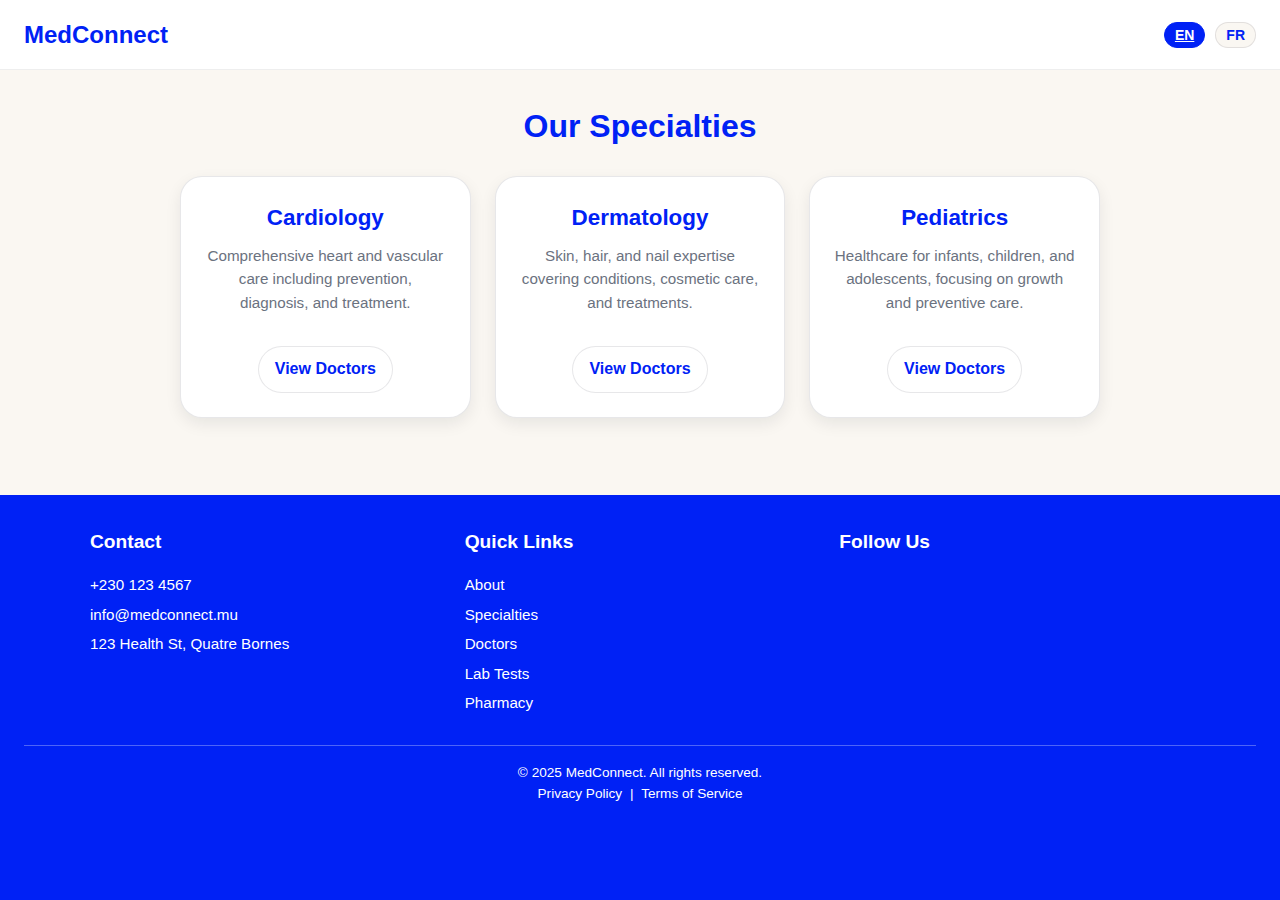
<file: frontend/specialties.html>
<!DOCTYPE html>
<html lang="en">
<head>
  <meta charset="UTF-8" />
  <meta name="viewport" content="width=device-width, initial-scale=1.0" />
  <title>Specialties – MedConnect</title>

  <!-- UIcons -->
  <link rel="stylesheet" href="https://cdn-uicons.flaticon.com/3.0.0/uicons-regular-rounded/css/uicons-regular-rounded.css">
<!-- CSS -->
<link rel="stylesheet" href="css/base.css">
<link rel="stylesheet" href="css/components.css">
<link rel="stylesheet" href="css/layout.css">
<link rel="stylesheet" href="css/pages.css">
<link rel="stylesheet" href="css/tokens.css">

<!-- JS -->
<script src="js/i18n.js"></script>
<script src="js/nav.js"></script>
<script type="module" src="js/main.js"></script>
<script src="js/bottom-bar.js"></script>
</head>
<body>
<!-- Header -->
<header class="mc-topbar">
  <div class="mc-wrap">
    <button class="hamburger" aria-label="Open menu">≡</button>
    <a href="index.html" class="brand">MedConnect</a>
    <div class="lang-switch">
      <button data-lang="en" aria-pressed="true">EN</button>
      <button data-lang="fr" aria-pressed="false">FR</button>
    </div>
  </div>
</header>

<!-- Overlay -->
<div class="side-menu-overlay" id="sideMenuOverlay" aria-hidden="true"></div>

<!-- Side menu as modal navigation drawer -->
<nav class="side-menu" id="sideMenu" role="dialog" aria-modal="true" aria-hidden="true" aria-labelledby="sideMenuTitle">
  <button class="close-btn" id="closeMenu" aria-label="Close menu">×</button>
  <h2 id="sideMenuTitle" class="visually-hidden" data-i18n="nav_menu">Main Menu</h2>
  <ul>
    <li><a href="index.html" data-i18n="nav_home">Home</a></li>
    <li><a href="doctors.html" data-i18n="qa_doctors">Doctors</a></li>
    <li><a href="specialties.html" data-i18n="qa_specialties">Specialties</a></li>
    <li><a href="labs.html" data-i18n="qa_lab">Lab Tests</a></li>
    <li><a href="pharmacy.html" data-i18n="qa_pharmacy">Pharmacy</a></li>
    <li><a href="portal.html" data-i18n="qa_portal">Dashboard</a></li>
    <li><a href="about.html" data-i18n="link_about">About</a></li>
    <li><a href="contact.html" data-i18n="nav_contact">Contact</a></li>
    <li><a href="notices.html" data-i18n="nav_notices">Notices</a></li>
    <li><a href="privacy.html" data-i18n="privacy">Privacy Policy</a></li>
    <li><a href="terms.html" data-i18n="terms">Terms of Service</a></li>
  </ul>
</nav>


<main class="specialties">
    <div class="container">
      <h1 data-i18n="specialties_title">Our Specialties</h1>

        <div class="specialty-grid">
            <article class="specialty-card">
            <h3 data-i18n="spec_cardiology">Cardiology</h3>
            <p data-i18n="spec_cardiology_desc">
                Comprehensive heart and vascular care including prevention, diagnosis, and treatment.
            </p>
            <a href="doctors.html?specialty=cardiology" class="btn ghost" data-i18n="btn_view_doctors">View Doctors</a>
            </article>

            <article class="specialty-card">
            <h3 data-i18n="spec_dermatology">Dermatology</h3>
            <p data-i18n="spec_dermatology_desc">
                Skin, hair, and nail expertise covering conditions, cosmetic care, and treatments.
            </p>
            <a href="doctors.html?specialty=dermatology" class="btn ghost" data-i18n="btn_view_doctors">View Doctors</a>
            </article>

            <article class="specialty-card">
            <h3 data-i18n="spec_pediatrics">Pediatrics</h3>
            <p data-i18n="spec_pediatrics_desc">
                Healthcare for infants, children, and adolescents, focusing on growth and preventive care.
            </p>
            <a href="doctors.html?specialty=pediatrics" class="btn ghost" data-i18n="btn_view_doctors">View Doctors</a>
            </article>
        </div>  
    </div>
  
</main>


<!-- Bottom Nav -->
<nav class="mc-bottom-bar" role="navigation" aria-label="Quick actions">
  <a href="appointment.html" class="mc-tab" aria-label="Book an appointment">
    <i class="fi fi-rr-calendar mc-ico"></i>
    <span class="mc-lbl" data-i18n="btn_book">Book</span>
  </a>
  <a href="doctors.html" class="mc-tab" aria-label="Find a doctor">
    <i class="fi fi-rr-stethoscope mc-ico"></i>
    <span class="mc-lbl" data-i18n="qa_doctors">Doctors</span>
  </a>
  <a href="labs.html" class="mc-tab" aria-label="Lab services">
    <i class="fi fi-rr-test-tube mc-ico"></i>
    <span class="mc-lbl" data-i18n="qa_lab">Lab Tests</span>
  </a>
</nav>

  <!-- Footer -->
<footer class="footer">
  <div class="footer-grid">
    <div class="footer-col">
      <h3 data-i18n="footer_contact">Contact</h3>
      <p><i class="fi fi-rr-phone-call"></i> +230 123 4567</p>
      <p><i class="fi fi-rr-envelope"></i> info@medconnect.mu</p>
      <p><i class="fi fi-rr-marker"></i> 123 Health St, Quatre Bornes</p>
    </div>
    <div class="footer-col">
      <h3 data-i18n="footer_links">Quick Links</h3>
      <ul>
        <li><a href="#about" data-i18n="link_about">About</a></li>
        <li><a href="specialties.html" data-i18n="qa_specialties">Specialties</a></li>
        <li><a href="doctors.html" data-i18n="qa_doctors">Doctors</a></li>
        <li><a href="labs.html" data-i18n="qa_lab">Lab Tests</a></li>
        <li><a href="pharmacy.html" data-i18n="qa_pharmacy">Pharmacy</a></li>
      </ul>
    </div>
    <div class="footer-col">
      <h3 data-i18n="footer_follow">Follow Us</h3>
      <div class="footer-socials">
        <a href="#"><i class="fi fi-rr-facebook"></i></a>
        <a href="#"><i class="fi fi-rr-linkedin"></i></a>
        <a href="#"><i class="fi fi-rr-instagram"></i></a>
      </div>
    </div>
  </div>
  <div class="footer-bottom">
    <p>&copy; 2025 MedConnect. <span data-i18n="rights_reserved">All rights reserved.</span></p>
    <a href="#privacy" data-i18n="privacy">Privacy Policy</a> | 
    <a href="#terms" data-i18n="terms">Terms of Service</a>
  </div>
</footer>

  <!-- JS -->
  <script src="js/i18n.js"></script>
  <script src="js/nav.js"></script>
  <script src="js/bottom-bar.js"></script>
</body>
</html>
</file>
<file: frontend/css/components.css>
:root {
  --bar-h: 64px; /* Bottom bar height */
}

/* --------------------
   TOPBAR
-------------------- */
.mc-topbar {
  background: #fff;
  border-bottom: 1px solid #eee;
  position: sticky;
  top: 0;
  z-index: 1000;
}

.mc-topbar .mc-wrap {
  display: flex;
  align-items: center;
  justify-content: space-between;
  padding: var(--spacing-2) var(--spacing-3);
}

/* Brand text/logo */
.mc-topbar .brand {
  font-size: 1.5rem;
  font-weight: var(--font-weight-bold);
  color: var(--color-accent);
  text-decoration: none;
}

/* Hamburger (mobile only) */
.hamburger {
  font-size: 1.5rem;
  background: none;
  border: none;
  cursor: pointer;
  color: var(--color-accent);
}

/* Language switch */
.lang-switch {
  display: flex;
  gap: 10px;
}

.lang-switch button {
  border: none;
  background: transparent;
  cursor: pointer;
  font-weight: var(--font-weight-bold);
  color: var(--color-accent);
}

.lang-switch button[aria-pressed="true"] {
  text-decoration: underline;
}

/* --------------------
   Responsive Behavior
-------------------- */

/* Mobile (<=768px) */
@media (max-width: 768px) {
  .mc-topbar .mc-wrap {
    justify-content: center; /* center everything */
  }

  .brand {
    position: relative;
    text-align: center;
  }

  .lang-switch {
    position: absolute;
    right: var(--spacing-3);
  }

  .hamburger {
    position: absolute;
    left: var(--spacing-3);
    display: block; /* visible on mobile */
  }
}

/* Desktop (>768px) */
@media (min-width: 769px) {
  .hamburger {
    display: none; /* hide hamburger */
  }

  .mc-topbar .mc-wrap {
    justify-content: flex-start; /* align left */
    gap: var(--spacing-3);
  }

  .lang-switch {
    margin-left: auto; /* push to right */
  }
}



/* Bottom bar wrapper */
.mc-bottom-bar {
  position: fixed;
  left: 0;
  right: 0;
  bottom: 0;
  z-index: 60;
  display: flex;
  justify-content: space-around;
  background: var(--color-bg);
  border-top: 1px solid var(--color-muted);
  height: calc(var(--bar-h) + env(safe-area-inset-bottom));
  padding: 6px 4px calc(6px + env(safe-area-inset-bottom)) 4px;
  box-shadow: 0 -4px 12px rgba(0,0,0,.06);
}

/* Each tab */
.mc-tab {
  flex: 1;
  min-width: 0;
  text-align: center;
  text-decoration: none;
  color: var(--color-text);
  display: flex;
  flex-direction: column;
  align-items: center;
  justify-content: center;
  border-radius: var(--radius);
  padding: 6px 4px;
  transition: background 0.2s, color 0.2s, transform 0.1s;
}

/* Icon inside tab */
.mc-ico {
  font-size: 20px;
  line-height: 1;
}

/* Label inside tab */
.mc-lbl {
  font-size: 12px;
  margin-top: 2px;
}

/* Hover (mouse over) */
.mc-tab:hover {
  background: #f0f4ff;
  color: var(--color-accent);
}

/* Focus (keyboard navigation) */
.mc-tab:focus {
  outline: 2px solid var(--color-accent);
  outline-offset: 2px;
}

/* Active (while pressing) */
.mc-tab:active {
  background: #e0e7ff;
  transform: scale(0.97);
}

/* Selected/active tab (after click) */
.mc-tab.active {
  color: var(--color-accent);
  font-weight: var(--font-weight-bold);
}

.mc-tab.active .mc-ico {
  font-size: 22px; /* slight bump for emphasis */
}

/* Prevent content being hidden behind the bar */
main, .page {
  padding-bottom: calc(var(--bar-h) + 16px + env(safe-area-inset-bottom));
}

.mc-ico {
  font-size: 1.4rem;
  line-height: 1;
  color: currentColor;
}


/* Hide on desktop */
@media (min-width: 769px) {
  .mc-bottom-bar {
    display: none;
  }
}

/* Language switch buttons */
.lang-switch {
  display: flex;
  gap: 10px;
}

.lang-switch button {
  border: 1px solid var(--color-muted);
  background: var(--color-bg);
  padding: 4px 10px;
  border-radius: var(--radius);
  font-size: 14px;
  cursor: pointer;
  transition: background 0.2s, color 0.2s, transform 0.1s;
}

/* Hover */
.lang-switch button:hover {
  background: #f0f4ff;
  color: var(--color-accent);
}

/* Focus (keyboard navigation) */
.lang-switch button:focus {
  outline: 2px solid var(--color-accent);
  outline-offset: 2px;
}

/* Active (while pressing) */
.lang-switch button:active {
  background: #e0e7ff;
  transform: scale(0.96);
}

/* Selected/active language */
.lang-switch button[aria-pressed="true"] {
  background: var(--color-accent);
  color: #fff;
  border-color: var(--color-accent);
  font-weight: var(--font-weight-bold);
}


/* --------------------
   SIDE MENU (MOBILE)
-------------------- */
.side-menu {
  position: fixed;
  top: 0;
  left: -300px; /* hide menu fully (wider than 260px) */
  width: 260px;
  height: 100%;
  background: #fff;
  box-shadow: 2px 0 6px rgba(0,0,0,0.2);
  padding: var(--spacing-4) var(--spacing-3);
  transition: left 0.3s ease;
  z-index: 2000;
}


.side-menu.active {
  left: 0; /* slide in */
}

.side-menu .close-btn {
  font-size: 1.5rem;
  background: none;
  border: none;
  cursor: pointer;
  position: absolute;
  top: var(--spacing-2);
  right: var(--spacing-2);
}

.side-menu ul {
  list-style: none;
  padding: 0;
  margin: 2rem 0 0;
}

.side-menu li {
  margin-bottom: var(--spacing-2);
}

.side-menu a {
  text-decoration: none;
  font-weight: var(--font-weight-bold);
  color: var(--color-accent);
  display: block;
  padding: 8px 0;
  transition: color 0.2s;
}

.side-menu a:hover {
  color: #0018b8;
}

/* Hide visually but keep for screen readers */
.visually-hidden {
  position: absolute;
  width: 1px;
  height: 1px;
  margin: -1px;
  border: 0;
  padding: 0;
  clip: rect(0 0 0 0);
  overflow: hidden;
}


/* Hide side menu on desktop */
@media (min-width: 769px) {
  .side-menu {
    display: none;
  }
}
</file>
<file: frontend/css/layout.css>
/* Container utility */
.container {
  width: 100%;
  max-width: 1200px;   /* recommended width */
  margin: 0 auto;      /* center horizontally */
  padding: 0 1rem;     /* gutter on small screens */
}
</file>
<file: frontend/css/pages.css>
/* --------------------
   HERO SECTION
-------------------- */
.hero {
  position: relative;
  overflow: hidden;
  color: #fff;
}

.hero-img {
  width: 100%;
  height: auto;
  display: block;
  object-fit: cover;
  max-height: 500px;
}

/* Slogan (top-left) */
.hero-slogan {
  position: absolute;
  top: 15%;
  left: 8%;
  max-width: 80%;
}

.hero-slogan h1 {
  font-size: 4rem;
  font-weight: var(--font-weight-bold);
  line-height: var(--line-height-heading);
  color: #fff;
  text-shadow: 0 2px 6px rgba(0,0,0,0.4);
}

/* CTA buttons (bottom-left) */
.hero-ctas {
  position: absolute;
  bottom: 12%;
  left: 8%;
  display: flex;
  gap: 12px;
}

.btn {
  display: inline-flex;
  align-items: center;
  justify-content: center;
  gap: 6px;
  padding: 12px 22px;
  border-radius: 999px;
  font-weight: var(--font-weight-bold);
  text-align: center;
  cursor: pointer;
  transition: background 0.2s, color 0.2s, transform 0.1s, box-shadow 0.2s;
  text-decoration: none;
  border: 1px solid transparent;
}

/* Primary button */
.btn-primary,
.btn.primary {
  background: var(--primary);
  color: #fff;
  border-color: transparent;
}

.btn-primary:hover,
.btn.primary:hover {
  background: var(--primary-strong);
  box-shadow: 0 8px 18px rgba(0, 33, 245, 0.2);
}

.btn-primary:focus-visible,
.btn.primary:focus-visible {
  outline: none;
  box-shadow: 0 0 0 3px rgba(0, 33, 245, 0.25);
}

.btn-primary:active,
.btn.primary:active {
  background: #0012a3;
  transform: scale(0.97);
}

/* Secondary button */
.btn-secondary,
.btn.ghost {
  border: 1px solid var(--border);
  background: #fff;
  color: var(--primary);
  font-weight: var(--font-weight-bold);
}

.btn-secondary:hover,
.btn.ghost:hover {
  background: rgba(29, 78, 216, 0.08);
  border-color: rgba(29, 78, 216, 0.25);
}

.btn-secondary:focus-visible,
.btn.ghost:focus-visible {
  outline: none;
  box-shadow: 0 0 0 3px rgba(29, 78, 216, 0.25);
}

.btn-secondary:active,
.btn.ghost:active {
  background: rgba(29, 78, 216, 0.14);
  transform: scale(0.97);
}

/* Desktop adjustments */
@media (min-width: 769px) {
  .hero-slogan {
    top: 20%;
    left: 10%;
    max-width: 40%;
  }
  .hero-slogan h1 { font-size: 6rem; }
  .hero-ctas {
    bottom: 18%;
    left: 10%;
  }
}

/* --------------------
   QUICK ACTIONS
-------------------- */
.quick-actions {
  padding: var(--spacing-4) 0;
}

.qa-grid {
  display: grid;
  grid-template-columns: repeat(2, 1fr);
  gap: var(--spacing-2);
}

.qa-card {
  display: flex;
  flex-direction: column;
  justify-content: center;
  align-items: center;
  padding: var(--spacing-3) var(--spacing-2);
  background: var(--bg-card);
  border-radius: var(--radius-lg);
  border: 1px solid var(--border);
  box-shadow: var(--shadow-sm);
  text-align: center;
  text-decoration: none;
  color: var(--color-text);
  font-weight: var(--font-weight-bold);
  transition: background 0.2s, transform 0.1s, color 0.2s, box-shadow 0.2s;
}

.qa-card.full {
  grid-column: span 2;
}

.qa-ico {
  font-size: 2rem;
  margin-bottom: var(--spacing-1);
  color: currentColor;
}

/* Hover / Focus / Active states */
.qa-card:hover {
  background: rgba(249, 115, 22, 0.08);
  color: var(--primary);
  box-shadow: var(--shadow-md);
}
.qa-card:focus {
  outline: 2px solid var(--color-accent);
  outline-offset: 2px;
}
.qa-card:active {
  background: rgba(249, 115, 22, 0.16);
  transform: scale(0.98);
}

/* Desktop adjustments */
@media (min-width: 769px) {
  .qa-grid {
    grid-template-columns: repeat(5, 1fr);
  }
  .qa-card.full {
    grid-column: span 5;
  }
}

/* --------------------
   WHY MEDCONNECT
-------------------- */
.why-medconnect {
  padding: var(--spacing-4) 0;
  text-align: center;
}

.why-medconnect h2 {
  font-size: 1.4rem;
  font-weight: var(--font-weight-bold);
  margin-bottom: var(--spacing-3);
  color: var(--color-accent);
}

.why-grid {
  display: grid;
  grid-template-columns: 1fr 1fr;
  gap: var(--spacing-3);
  max-width: 900px;
  margin: 0 auto;
}

.why-card {
  background: var(--bg-card);
  padding: var(--spacing-3);
  border-radius: var(--radius-lg);
  border: 1px solid var(--border);
  box-shadow: var(--shadow-sm);
  transition: background 0.2s, transform 0.1s, box-shadow 0.2s;
}

.why-ico {
  font-size: 2rem;
  display: block;
  margin-bottom: var(--spacing-2);
  color: var(--color-accent);
}

.why-card p {
  font-size: 1rem;
  font-weight: var(--font-weight-bold);
  color: var(--color-text);
}

/* Hover / Focus / Active states */
.why-card:hover {
  background: rgba(249, 115, 22, 0.08);
  transform: translateY(-2px);
  box-shadow: var(--shadow-md);
}
.why-card:focus-within {
  outline: 2px solid var(--primary);
  outline-offset: 4px;
}
.why-card:active {
  background: rgba(249, 115, 22, 0.16);
  transform: scale(0.98);
}

/* Desktop layout */
@media (min-width: 769px) {
  .why-grid {
    grid-template-columns: repeat(4, 1fr);
  }
}

/* --------------------
   FEATURED DOCTORS
-------------------- */
.featured-doctors {
  padding: var(--spacing-4) 0;
}

.featured-doctors h2 {
  font-size: 1.4rem;
  font-weight: var(--font-weight-bold);
  margin-bottom: var(--spacing-3);
  color: var(--color-accent);
  text-align: center;
}

.doctors-list {
  display: flex;
  gap: var(--spacing-3);
  overflow-x: auto;
  scroll-snap-type: x mandatory;
  padding-bottom: var(--spacing-2);
}

.doctor-card {
  flex: 0 0 70%;
  background: var(--bg-card);
  border-radius: var(--radius-xl);
  box-shadow: var(--shadow-sm);
  padding: var(--spacing-3);
  text-align: center;
  scroll-snap-align: start;
  transition: transform 0.2s, box-shadow 0.2s;
  border: 1px solid var(--border);
}

.doctor-card:hover {
  transform: translateY(-4px);
  box-shadow: var(--shadow-md);
}

.doctor-photo {
  width: 150px; 
  height: 150px;   
  object-fit: cover;     
  border-radius: 50%;   
  margin: 0 auto var(--spacing-2);
  display: block;
}


.doctor-card h3 {
  font-size: 1.1rem;
  margin-bottom: var(--spacing-1);
}

.doctor-card p {
  font-size: 0.9rem;
  margin-bottom: var(--spacing-2);
  color: var(--muted);
}

/* Desktop layout */
@media (min-width: 769px) {
  .doctors-list {
    display: grid;
    grid-template-columns: repeat(3, 1fr);
    gap: var(--spacing-3);
    overflow: visible;
  }
  .doctor-card {
    flex: initial;
  }
}

/* --------------------
   NOTICES / TIPS
-------------------- */
.notices {
  padding: var(--spacing-4) 0;
  background: linear-gradient(180deg, rgba(249, 115, 22, 0.08), rgba(250, 247, 242, 0));
}

.notices h2 {
  font-size: 1.35rem;
  font-weight: var(--font-weight-bold);
  margin-bottom: var(--spacing-3);
  color: var(--color-accent);
  text-align: center;
}

.notices-list {
  display: grid;
  gap: var(--spacing-2);
  max-width: 800px;
  margin: 0 auto;
}

.notice-card {
  background: var(--bg-card);
  padding: var(--spacing-3);
  border-radius: var(--radius-lg);
  border: 1px solid var(--border);
  box-shadow: var(--shadow-sm);
  display: flex;
  align-items: center;
  gap: 8px;
  transition: background 0.2s, transform 0.1s, box-shadow 0.2s;
}

.notice-card i {
  font-size: 1.4rem;
  color: var(--color-accent);
}

.notice-card p {
  margin: 0;
  font-size: 1rem;
  color: var(--color-text);
}

/* Hover / Focus / Active states */
.notice-card:hover {
  background: rgba(249, 115, 22, 0.08);
  transform: translateY(-2px);
  box-shadow: var(--shadow-md);
}
.notice-card:focus-within {
  outline: 2px solid var(--primary);
  outline-offset: 4px;
}
.notice-card:active {
  background: rgba(249, 115, 22, 0.16);
  transform: scale(0.98);
}

/* Desktop: 3 columns */
@media (min-width: 769px) {
  .notices-list {
    grid-template-columns: repeat(3, 1fr);
  }
}


/* --------------------
   FOOTER
-------------------- */
.footer {
  background: var(--primary);
  color: #fff;
  padding: var(--spacing-4) var(--spacing-3) 
           calc(var(--spacing-4) + var(--bar-h) + env(safe-area-inset-bottom)) 
           var(--spacing-3);
}

.footer-grid {
  display: grid;
  gap: var(--spacing-3);
  max-width: 1100px;
  margin: 0 auto var(--spacing-3);
}

.footer-col h3 {
  font-size: 1.2rem;
  font-weight: var(--font-weight-bold);
  margin-bottom: var(--spacing-2);
}

.footer-col p,
.footer-col a {
  font-size: 0.95rem;
  color: #fff;
  text-decoration: none;
  margin-bottom: 6px;
  display: block;
  transition: color 0.2s;
}

.footer-col a:hover {
  color: #d9d9d9;
}

/* Quick links list */
.footer-col ul {
  list-style: none;
  padding: 0;
  margin: 0;
}
.footer-col li {
  margin-bottom: 6px;
}

/* Social icons */
.footer-socials {
  display: flex;
  gap: 12px;
}
.footer-socials a {
  font-size: 1.4rem;
  color: #fff;
  transition: color 0.2s, transform 0.2s;
}
.footer-socials a:hover {
  color: #d9d9d9;
  transform: translateY(-2px);
}

/* Bottom bar */
.footer-bottom {
  border-top: 1px solid rgba(255,255,255,0.3);
  padding-top: var(--spacing-2);
  font-size: 0.85rem;
  text-align: center;
}
.footer-bottom a {
  color: #fff;
  margin: 0 4px;
}
.footer-bottom a:hover {
  color: #d9d9d9;
}

/* Desktop: 3 columns */
@media (min-width: 769px) {
  .footer-grid {
    grid-template-columns: repeat(3, 1fr);
  }
}


/* --------------------
   APPOINTMENT PAGE
-------------------- */
.appointment {
  padding: var(--spacing-4) var(--spacing-3);
}

.appointment h1 {
  font-size: 2rem;
  font-weight: var(--font-weight-bold);
  color: var(--color-accent);
  margin-bottom: var(--spacing-3);
  text-align: center;
}

/* Step indicator */
.appt-steps {
  display: flex;
  justify-content: space-between;
  margin-bottom: var(--spacing-3);
}
.appt-steps .step {
  flex: 1;
  text-align: center;
  padding: 8px;
  border-bottom: 3px solid var(--color-muted);
  font-size: 0.9rem;
}
.appt-steps .step.active {
  border-color: var(--color-accent);
  font-weight: var(--font-weight-bold);
  color: var(--color-accent);
}

/* Form steps */
.form-step {
  display: none;
}
.form-step.active {
  display: block;
}

label {
  display: block;
  margin-bottom: 6px;
  font-weight: 600;
  font-size: 0.8rem;
  color: var(--muted);
  letter-spacing: 0.02em;
}

input, select {
  width: 100%;
  height: 48px;
  padding: 10px 12px;
  margin-bottom: var(--spacing-2);
  border: 1px solid var(--border);
  border-radius: 14px;
  font-size: 1rem;
  background: var(--bg-card);
  color: var(--text);
}

/* Navigation buttons */
.form-nav {
  display: flex;
  flex-direction: column;
  gap: var(--spacing-2);
  margin-top: var(--spacing-3);
}

.form-nav .btn {
  width: 100%;
  text-align: center;
}

/* Disabled state for Next button */
#nextBtn:disabled {
  background: #ccc;
  color: #666;
  cursor: not-allowed;
  border: none;
}

/* Desktop: side by side */
@media (min-width: 769px) {
  .form-nav {
    flex-direction: row;
    justify-content: space-between;
  }
  .form-nav .btn {
    width: auto;
    min-width: 120px;
  }
}


/* --------------------
   DOCTORS PAGE
-------------------- */
.doctors {
  padding: var(--spacing-4) var(--spacing-3);
  max-width: 1000px;
  margin: 0 auto;
}

.doctors h1 {
  font-size: 2rem;
  font-weight: var(--font-weight-bold);
  color: var(--color-accent);
  margin-bottom: var(--spacing-3);
  text-align: center;
}

/* Filters */
.doctor-filters {
  display: flex;
  flex-direction: column;
  gap: var(--spacing-2);
  margin-bottom: var(--spacing-3);
}

.doctor-filters input,
.doctor-filters select {
  height: 48px;
  padding: 10px 12px;
  border: 1px solid var(--border);
  border-radius: 14px;
  font-size: 1rem;
  background: var(--bg-card);
  color: var(--text);
}

/* Doctor cards */
.doctor-list {
  display: grid;
  gap: var(--spacing-3);
}

.doctor-card {
  background: var(--bg-card);
  border-radius: var(--radius-xl);
  box-shadow: var(--shadow-sm);
  border: 1px solid var(--border);
  padding: var(--spacing-3);
  text-align: center;
  transition: transform 0.2s, box-shadow 0.2s;
}

.doctor-card:hover {
  transform: translateY(-4px);
  box-shadow: var(--shadow-md);
}

.doctor-card img.doctor-photo {
  width: 150px;
  height: 150px;
  object-fit: cover;
  border-radius: 50%;
  margin: 0 auto var(--spacing-2);
}

.doctor-card h3 {
  font-size: 1.1rem;
  margin-bottom: var(--spacing-1);
}

.doctor-card p {
  font-size: 0.95rem;
  color: var(--muted);
  margin-bottom: var(--spacing-2);
}

/* Desktop grid */
@media (min-width: 769px) {
  .doctor-filters {
    flex-direction: row;
    justify-content: space-between;
  }

  .doctor-list {
    grid-template-columns: repeat(3, 1fr);
  }
}


/* --------------------
   SPECIALTIES PAGE
-------------------- */
.specialties {
  padding: var(--spacing-4) var(--spacing-3);
  max-width: 1000px;
  margin: 0 auto;
}

.specialties h1 {
  font-size: 2rem;
  font-weight: var(--font-weight-bold);
  color: var(--color-accent);
  margin-bottom: var(--spacing-3);
  text-align: center;
}

.specialty-grid {
  display: grid;
  gap: var(--spacing-3);
}

.specialty-card {
  background: var(--bg-card);
  border-radius: var(--radius-xl);
  box-shadow: var(--shadow-sm);
  border: 1px solid var(--border);
  padding: var(--spacing-3);
  text-align: center;
  transition: transform 0.2s, background 0.2s, box-shadow 0.2s;
}

.specialty-card:hover {
  transform: translateY(-4px);
  background: rgba(249, 115, 22, 0.08);
  box-shadow: var(--shadow-md);
}

.specialty-card h3 {
  font-size: 1.4rem;              /* larger title */
  font-weight: var(--font-weight-bold);
  color: var(--color-accent);     /* blue */
  margin-bottom: var(--spacing-1);
}

.specialty-card p {
  font-size: 0.95rem;
  color: var(--muted);
  margin-bottom: var(--spacing-2);
  min-height: 40px;  
}

.specialty-card .btn {
  border: 1px solid var(--border);
  color: var(--primary);
  background: #fff;
  font-weight: var(--font-weight-bold);
  padding: 10px 16px;
  border-radius: 999px;
  transition: background 0.2s, color 0.2s, transform 0.1s;
  display: inline-block;
  margin-top: var(--spacing-2);
}

/* Hover (desktop only) */
@media (hover: hover) {
  .specialty-card .btn:hover {
    background: rgba(29, 78, 216, 0.08);
    color: var(--primary);
  }
}

/* Active (click/tap feedback) */
.specialty-card .btn:active {
  background: rgba(29, 78, 216, 0.14);
  color: var(--primary);
  transform: scale(0.97);
}

/* Desktop grid */
@media (min-width: 769px) {
  .specialty-grid {
    grid-template-columns: repeat(3, 1fr);
  }
}



/* --------------------
   LABS PAGE
-------------------- */
.labs {
  padding: var(--spacing-4) var(--spacing-3);
  max-width: 1000px;
  margin: 0 auto;
}

.labs h1 {
  font-size: 2rem;
  font-weight: var(--font-weight-bold);
  color: var(--color-accent);
  margin-bottom: var(--spacing-2);
  text-align: center;
}

.labs .intro {
  text-align: center;
  margin-bottom: var(--spacing-4);
  color: var(--muted);
}

.lab-grid {
  display: grid;
  gap: var(--spacing-3);
  margin-bottom: var(--spacing-4);
}

.lab-card {
  background: var(--bg-card);
  border-radius: var(--radius-xl);
  box-shadow: var(--shadow-sm);
  border: 1px solid var(--border);
  padding: var(--spacing-3);
  text-align: center;
  transition: transform 0.2s, background 0.2s, box-shadow 0.2s;
}

.lab-card:hover {
  transform: translateY(-4px);
  background: rgba(249, 115, 22, 0.08);
  box-shadow: var(--shadow-md);
}

.lab-card h3 {
  font-size: 1.2rem;
  margin-bottom: var(--spacing-1);
  color: var(--color-accent);
}

.lab-card p {
  font-size: 0.95rem;
  color: var(--muted);
  margin-bottom: var(--spacing-2);
  min-height: 4.5em; /* keeps cards uniform */
}

.lab-notices h2 {
  font-size: 1.2rem;
  color: var(--primary);
  margin-bottom: var(--spacing-2);
}

.lab-notices ul {
  list-style: disc;
  margin-left: 1.5rem;
  color: var(--muted);
}

/* Desktop grid */
@media (min-width: 769px) {
  .lab-grid {
    grid-template-columns: repeat(3, 1fr);
  }
}


/* --------------------
   PHARMACY PAGE
-------------------- */
.pharmacy {
  padding: var(--spacing-4) var(--spacing-3);
  max-width: 1000px;
  margin: 0 auto;
}

.pharmacy h1 {
  font-size: 2rem;
  font-weight: var(--font-weight-bold);
  color: var(--color-accent);
  margin-bottom: var(--spacing-2);
  text-align: center;
}

.pharmacy .intro {
  text-align: center;
  margin-bottom: var(--spacing-4);
  color: var(--muted);
}

.pharmacy-grid {
  display: grid;
  gap: var(--spacing-3);
  margin-bottom: var(--spacing-4);
}

.pharmacy-card {
  background: var(--bg-card);
  border-radius: var(--radius-xl);
  box-shadow: var(--shadow-sm);
  border: 1px solid var(--border);
  padding: var(--spacing-3);
  text-align: center;
  transition: transform 0.2s, background 0.2s, box-shadow 0.2s;
}

.pharmacy-card:hover {
  transform: translateY(-4px);
  background: rgba(249, 115, 22, 0.08);
  box-shadow: var(--shadow-md);
}

.pharmacy-card h3 {
  font-size: 1.2rem;
  margin-bottom: var(--spacing-1);
  color: var(--color-accent);
}

.pharmacy-card p {
  font-size: 0.95rem;
  color: var(--muted);
  margin-bottom: var(--spacing-2);
  min-height: 4.5em;
}

.pharmacy-notices h2 {
  font-size: 1.2rem;
  color: var(--primary);
  margin-bottom: var(--spacing-2);
}

.pharmacy-notices ul {
  list-style: disc;
  margin-left: 1.5rem;
  color: var(--muted);
}

/* Desktop grid */
@media (min-width: 769px) {
  .pharmacy-grid {
    grid-template-columns: repeat(3, 1fr);
  }
}


/* --------------------
   PATIENT PORTAL
-------------------- */
.portal {
  padding: var(--spacing-4) var(--spacing-3);
  max-width: 480px;
  margin: 0 auto;
}

.portal h1 {
  font-size: 2rem;
  font-weight: var(--font-weight-bold);
  color: var(--color-accent);
  text-align: center;
  margin-bottom: var(--spacing-2);
}

.portal .intro {
  text-align: center;
  margin-bottom: var(--spacing-3);
  color: var(--muted);
}

.portal-tabs {
  display: flex;
  justify-content: center;
  gap: var(--spacing-2);
  margin-bottom: var(--spacing-3);
}

.tab-btn {
  flex: 1;
  padding: 10px 12px;
  border: 1px solid var(--border);
  border-radius: 999px;
  background: var(--bg-card);
  cursor: pointer;
  font-weight: var(--font-weight-bold);
  color: var(--primary);
  transition: background 0.2s, color 0.2s, box-shadow 0.2s;
}

.tab-btn.active {
  background: var(--primary);
  color: #fff;
  box-shadow: 0 8px 18px rgba(0, 33, 245, 0.18);
}

.portal-forms {
  background: var(--bg-card);
  border-radius: var(--radius-xl);
  border: 1px solid var(--border);
  box-shadow: var(--shadow-sm);
  padding: var(--spacing-3);
}

.portal-form {
  display: none;
}

.portal-form.active {
  display: block;
}

.portal-form label {
  display: block;
  margin-bottom: 4px;
  font-weight: 600;
  font-size: 0.8rem;
  color: var(--muted);
}

.portal-form input {
  width: 100%;
  height: 48px;
  padding: 10px 12px;
  margin-bottom: var(--spacing-2);
  border: 1px solid var(--border);
  border-radius: 14px;
  background: var(--bg-card);
  color: var(--text);
}


/* --------------------
   ABOUT PAGE
-------------------- */
.about {
  padding: var(--spacing-4) var(--spacing-3);
  max-width: 800px;
  margin: 0 auto;
}

.about h1 {
  font-size: 2rem;
  font-weight: var(--font-weight-bold);
  color: var(--color-accent);
  text-align: center;
  margin-bottom: var(--spacing-2);
}

.about .intro {
  text-align: center;
  margin-bottom: var(--spacing-4);
  color: var(--muted);
  font-size: 1rem;
}

.about-section {
  margin-bottom: var(--spacing-4);
}

.about-section h2 {
  font-size: 1.3rem;
  color: var(--color-accent);
  margin-bottom: var(--spacing-2);
}

.about-section p,
.about-values li {
  color: var(--muted);
  line-height: 1.5;
}

.about-values {
  list-style: disc;
  margin-left: 1.5rem;
}

/* --------------------
   CONTACT PAGE
-------------------- */
.contact {
  padding: var(--spacing-4) var(--spacing-3);
  max-width: 1000px;
  margin: 0 auto;
}

.contact h1 {
  font-size: 2rem;
  font-weight: var(--font-weight-bold);
  color: var(--color-accent);
  text-align: center;
  margin-bottom: var(--spacing-2);
}

.contact .intro {
  text-align: center;
  margin-bottom: var(--spacing-4);
  color: var(--muted);
}

.contact-grid {
  display: grid;
  gap: var(--spacing-4);
}

.contact-form label {
  display: block;
  margin-bottom: 4px;
  font-weight: 600;
  font-size: 0.8rem;
  color: var(--muted);
}

.contact-form input,
.contact-form textarea {
  width: 100%;
  height: 48px;
  padding: 10px 12px;
  margin-bottom: var(--spacing-2);
  border: 1px solid var(--border);
  border-radius: 14px;
  background: var(--bg-card);
  color: var(--text);
}

.contact-form textarea {
  min-height: 160px;
  height: auto;
}

.contact-info h2 {
  font-size: 1.3rem;
  color: var(--color-accent);
  margin-bottom: var(--spacing-2);
}

.contact-info p {
  margin-bottom: var(--spacing-1);
  color: var(--muted);
  display: flex;
  align-items: center;
  gap: 8px;
}

/* Desktop layout */
@media (min-width: 769px) {
  .contact-grid {
    grid-template-columns: 2fr 1fr;
  }
}

/* --------------------
   NOTICES PAGE
-------------------- */
.notices-page {
  padding: var(--spacing-4) var(--spacing-3);
  max-width: 800px;
  margin: 0 auto;
}

.notices-page h1 {
  font-size: 2rem;
  font-weight: var(--font-weight-bold);
  color: var(--color-accent);
  text-align: center;
  margin-bottom: var(--spacing-2);
}

.notices-page .intro {
  text-align: center;
  margin-bottom: var(--spacing-4);
  color: var(--muted);
}

.notices-list {
  display: grid;
  gap: var(--spacing-3);
}

.notice-card {
  display: flex;
  align-items: flex-start;
  gap: var(--spacing-2);
  background: var(--bg-card);
  border-radius: var(--radius-lg);
  border: 1px solid var(--border);
  box-shadow: var(--shadow-sm);
  padding: var(--spacing-3);
}

.notice-card i {
  font-size: 2rem;
  color: var(--color-accent);
}

.notice-card h3 {
  margin-bottom: 4px;
  font-size: 1.1rem;
  color: var(--color-accent);
}

/* --------------------
   LEGAL PAGES
-------------------- */
.legal-page {
  padding: var(--spacing-4) var(--spacing-3);
  max-width: 800px;
  margin: 0 auto;
}

.legal-page h1 {
  font-size: 2rem;
  font-weight: var(--font-weight-bold);
  color: var(--color-accent);
  text-align: center;
  margin-bottom: var(--spacing-3);
}

.legal-page .intro {
  text-align: center;
  margin-bottom: var(--spacing-4);
  color: var(--muted);
}

.legal-page section {
  margin-bottom: var(--spacing-4);
}

.legal-page h2 {
  font-size: 1.2rem;
  color: var(--color-accent);
  margin-bottom: var(--spacing-2);
}


/* --------------------
   DOCTOR PROFILE
-------------------- */
.doctor-profile {
  padding: var(--spacing-4) var(--spacing-3);
}

.profile-view {
  max-width: 600px;
  margin: 0 auto;
  background: var(--bg-card);
  border-radius: var(--radius-xl);
  border: 1px solid var(--border);
  box-shadow: var(--shadow-sm);
  padding: var(--spacing-3);
  text-align: center;
}

.profile-view img {
  width: 180px;
  height: 180px;
  object-fit: cover;
  border-radius: 50%;
  margin-bottom: var(--spacing-2);
}

.profile-view h2 {
  font-size: 1.35rem;
  color: var(--color-accent);
  margin-bottom: var(--spacing-1);
}


/* =========================
   Page: Dashboard
   ========================= */
.page-dashboard,
.dashboard {
  padding: var(--spacing-4) var(--spacing-3);
  width: 100%;
  max-width: 1000px;
  margin: 0 auto;
}

.page-dashboard h1,
.dashboard h1 {
  font-size: 2rem;
  font-weight: var(--font-weight-bold);
  color: var(--color-accent);
  margin-bottom: var(--spacing-2);
  text-align: center;
}

/* Intro text */
.page-dashboard .intro,
.dashboard .intro {
  margin-top: 6px;
  margin-bottom: 18px;
  color: var(--muted);
  line-height: 1.5;
}

/* User meta bar */
.page-dashboard .dash-meta,
.dashboard .dash-meta {
  display: flex;
  align-items: center;
  justify-content: space-between;
  gap: 12px;
  padding: 12px 14px;
  border: 1px solid var(--border);
  border-radius: var(--radius-lg);
  background: var(--bg-card);
  margin: 14px 0 18px;
}

.page-dashboard .dash-user,
.dashboard .dash-user {
  margin: 0;
  font-weight: 700;
}

.page-dashboard .dash-role,
.dashboard .dash-role {
  display: inline-flex;
  align-items: center;
  padding: 6px 10px;
  border-radius: 999px;
  border: 1px solid rgba(29, 78, 216, 0.25);
  background: rgba(29, 78, 216, 0.1);
  color: var(--primary);
  font-size: 12px;
  text-transform: capitalize;
  white-space: nowrap;
}

/* Sections */
.page-dashboard .dash-section,
.dashboard .dash-section {
  margin: 18px 0;
  padding: 14px;
  border: 1px solid var(--border);
  border-radius: var(--radius-lg);
  background: var(--bg-card);
  box-shadow: 0 4px 12px rgba(17, 24, 39, 0.05);
}

.page-dashboard .dash-section h2,
.dashboard .dash-section h2 {
  margin: 0 0 12px;
  font-size: 18px;
  line-height: 1.2;
}

.dashboard .dash-shell {
  display: grid;
  grid-template-columns: 240px 1fr;
  gap: 18px;
  align-items: start;
}

.dashboard .dash-sidebar {
  background: var(--bg-card);
  border: 1px solid var(--border);
  border-radius: var(--radius-lg);
  padding: 14px;
  box-shadow: 0 4px 12px rgba(17, 24, 39, 0.05);
}

.dashboard .dash-sidebar__header {
  margin-bottom: 12px;
}

.dashboard .dash-sidebar__title {
  margin: 0 0 6px;
  font-size: 18px;
  color: var(--primary);
}

.dashboard .dash-sidebar__sub {
  margin: 0;
  color: var(--muted);
  font-size: 13px;
}

.dashboard .dash-nav ul {
  list-style: none;
  padding: 0;
  margin: 0;
  display: grid;
  gap: 6px;
}

.dashboard .dash-nav a {
  display: block;
  padding: 10px 12px;
  border-radius: 10px;
  text-decoration: none;
  color: var(--color-text);
  border: 1px solid transparent;
  transition: background 0.2s, color 0.2s, border-color 0.2s;
}

.dashboard .dash-nav a:hover,
.dashboard .dash-nav a:focus {
  background: rgba(29, 78, 216, 0.08);
  color: var(--primary);
  border-color: var(--border);
}

.dashboard .dash-body {
  display: grid;
  gap: 14px;
}

.dashboard .dash-topbar {
  display: flex;
  align-items: center;
  justify-content: space-between;
  gap: 12px;
  padding: 12px 14px;
  border: 1px solid var(--border);
  border-radius: var(--radius-lg);
  background: var(--bg-card);
  box-shadow: 0 4px 12px rgba(17, 24, 39, 0.05);
}

.dashboard .dash-topbar__user {
  display: flex;
  align-items: center;
  gap: 10px;
  flex-wrap: wrap;
}

.dashboard .dash-name {
  font-weight: 700;
  color: var(--text);
}

.dashboard .dash-content {
  display: grid;
  gap: 12px;
}

.dashboard .dash-error {
  padding: 12px;
  border: 1px solid rgba(220, 38, 38, 0.35);
  border-radius: 12px;
  background: rgba(220, 38, 38, 0.08);
  color: #9b1c1c;
}

.dashboard .dash-section__head {
  display: flex;
  align-items: center;
  justify-content: space-between;
  gap: 10px;
  flex-wrap: wrap;
  margin-bottom: 10px;
}

.dashboard .dash-actions,
.dashboard .dash-filters {
  display: flex;
  align-items: center;
  gap: 8px;
  flex-wrap: wrap;
}

.dashboard .dash-cards {
  display: grid;
  grid-template-columns: repeat(auto-fit, minmax(170px, 1fr));
  gap: 12px;
}

.dashboard .dash-card {
  border: 1px solid var(--border);
  border-radius: 14px;
  padding: 12px;
  background: var(--bg-card);
  box-shadow: 0 4px 12px rgba(17, 24, 39, 0.05);
}

.dashboard .dash-card__label {
  margin: 0 0 6px;
  color: var(--muted);
  font-size: 12px;
  text-transform: uppercase;
  letter-spacing: 0.04em;
}

.dashboard .dash-card__value {
  margin: 0;
  font-size: 22px;
  font-weight: 700;
  color: var(--text);
}

.dashboard .dash-card__list {
  margin: 8px 0 0;
  padding: 0;
  list-style: none;
  display: grid;
  gap: 4px;
  color: var(--muted);
  font-size: 13px;
}

.dashboard .dash-inline {
  display: inline-flex;
  align-items: center;
  gap: 6px;
  flex-wrap: wrap;
}

.dashboard .dash-form {
  display: grid;
  gap: 10px;
}

.dashboard .dash-form__row {
  display: grid;
  gap: 6px;
}

.dashboard .dash-form__row label {
  font-weight: 600;
  font-size: 0.8rem;
  color: var(--muted);
}

.dashboard .dash-form__row input,
.dashboard .dash-form__row select,
.dashboard .dash-form__row textarea {
  margin: 0;
}

.dashboard .dash-form__grid {
  display: grid;
  gap: 10px;
  grid-template-columns: repeat(auto-fit, minmax(180px, 1fr));
}

.dashboard .doctor-profile-card {
  display: grid;
  grid-template-columns: 110px 1fr;
  gap: 16px;
  align-items: start;
}

.dashboard .doctor-avatar__img {
  width: 110px;
  height: 110px;
  border-radius: 50%;
  object-fit: cover;
  border: 2px solid var(--border);
  background: var(--bg-page);
}

.dashboard .doctor-profile__name {
  margin: 0 0 4px;
  font-size: 1.1rem;
  font-weight: 700;
  color: var(--text);
}

.dashboard .doctor-profile__specialty {
  margin: 0 0 10px;
  color: var(--muted);
  font-size: 0.95rem;
}

.dashboard .doctor-profile__actions {
  display: flex;
  flex-wrap: wrap;
  gap: 8px;
  margin-bottom: 10px;
}

.dashboard .doctor-avatar__preview {
  border: 1px dashed rgba(17, 24, 39, 0.25);
  border-radius: var(--radius-lg);
  padding: 10px;
  display: grid;
  gap: 8px;
  margin-bottom: 10px;
}

.dashboard .doctor-avatar__preview-label {
  margin: 0;
  font-size: 0.75rem;
  text-transform: uppercase;
  letter-spacing: 0.08em;
  color: var(--muted);
  font-weight: 600;
}

.dashboard .doctor-avatar__preview-img {
  width: 96px;
  height: 96px;
  border-radius: 50%;
  object-fit: cover;
  border: 1px solid var(--border);
  background: var(--bg-page);
}

.dashboard .doctor-avatar__buttons {
  display: flex;
  gap: 8px;
  justify-content: flex-start;
  flex-wrap: wrap;
}

.dashboard .dash-fieldset,
.mc-modal .dash-fieldset {
  border: 0;
  padding: 0;
  margin: 0;
  display: grid;
  gap: 4px;
}

.dashboard .dash-fieldset legend,
.mc-modal .dash-fieldset legend {
  font-weight: 600;
  font-size: 0.9rem;
  color: var(--muted);
  padding: 0;
  margin: 0 0 4px;
}

.dashboard .dash-fieldset__rows,
.mc-modal .dash-fieldset__rows {
  display: grid;
  gap: 4px;
}

.dashboard .dash-fieldset__row,
.mc-modal .dash-fieldset__row {
  display: grid;
  grid-template-columns: 1fr auto;
  align-items: center;
  gap: 8px;
  padding: 2px 0;
  margin: 0;
  cursor: pointer;
}

.dashboard .dash-fieldset__row--solo,
.mc-modal .dash-fieldset__row--solo {
  padding: 2px 0;
}

.dashboard .dash-fieldset__label,
.mc-modal .dash-fieldset__label {
  font-weight: 600;
  color: var(--text);
  line-height: 1.2;
}

.dashboard .dash-check,
.mc-modal .dash-check {
  appearance: none;
  width: 18px;
  height: 18px;
  border-radius: 4px;
  border: 2px solid rgba(17, 24, 39, 0.35);
  display: inline-grid;
  place-content: center;
  background: var(--bg-card);
  margin: 0;
  justify-self: end;
}

.dashboard .dash-check::before,
.mc-modal .dash-check::before {
  content: "";
  width: 9px;
  height: 9px;
  border-radius: 2px;
  transform: scale(0);
  transition: transform 0.12s ease-in-out;
  background: var(--color-accent);
}

.dashboard .dash-check:checked,
.mc-modal .dash-check:checked {
  border-color: var(--primary);
  background: rgba(29, 78, 216, 0.12);
}

.dashboard .dash-check:checked::before,
.mc-modal .dash-check:checked::before {
  transform: scale(1);
}

.dashboard .dash-credentials {
  display: grid;
  gap: 12px;
}

.dashboard .dash-cred__row {
  display: grid;
  gap: 6px;
}

.dashboard .dash-cred__label {
  font-size: 0.72rem;
  text-transform: uppercase;
  letter-spacing: 0.08em;
  color: var(--muted);
  font-weight: 600;
}

.dashboard .dash-cred__value {
  font-weight: 600;
  color: var(--text);
}

.dashboard .dash-cred__password {
  display: flex;
  align-items: center;
  justify-content: space-between;
  gap: 10px;
}

.dashboard .dash-cred__actions {
  display: flex;
  flex-wrap: wrap;
  gap: 8px;
}

.dashboard .dash-cred__confirm {
  display: flex;
  align-items: center;
  gap: 10px;
  font-weight: 600;
  color: var(--text);
}

.dashboard .dash-cred__hint {
  font-size: 0.85rem;
  color: var(--muted);
}

.mc-modal.is-locked .mc-modal__overlay {
  pointer-events: none;
}

.mc-modal.is-locked .mc-modal__close {
  display: none;
}

.dashboard .dash-checkbox-grid {
  display: grid;
  gap: 6px 12px;
  grid-template-columns: repeat(auto-fit, minmax(120px, 1fr));
}

.dashboard .dash-checkbox-grid label {
  display: flex;
  align-items: center;
  gap: 8px;
  padding: 8px 10px;
  border-radius: 999px;
  border: 1px solid var(--border);
  background: rgba(29, 78, 216, 0.06);
  cursor: pointer;
  user-select: none;
}

.dashboard .dash-checkbox-grid input[type="checkbox"] {
  appearance: none;
  width: 16px;
  height: 16px;
  border-radius: 4px;
  border: 2px solid rgba(17, 24, 39, 0.35);
  display: inline-grid;
  place-content: center;
  background: var(--bg-card);
}

.dashboard .dash-checkbox-grid input[type="checkbox"]::before {
  content: "";
  width: 8px;
  height: 8px;
  border-radius: 2px;
  transform: scale(0);
  transition: transform 0.12s ease-in-out;
  background: var(--primary);
}

.dashboard .dash-checkbox-grid input[type="checkbox"]:checked {
  border-color: var(--primary);
  background: rgba(29, 78, 216, 0.12);
}

.dashboard .dash-checkbox-grid input[type="checkbox"]:checked::before {
  transform: scale(1);
}

.dashboard textarea {
  width: 100%;
  padding: 10px 12px;
  border: 1px solid var(--border);
  border-radius: 14px;
  font-size: 1rem;
  background: var(--bg-card);
  color: var(--text);
}

/* Loading / empty states */
.page-dashboard .dash-loading,
.dashboard .dash-loading {
  padding: 12px;
  color: #666;
  font-size: 14px;
}

.page-dashboard .dash-empty,
.dashboard .dash-empty {
  padding: 12px;
  border: 1px dashed rgba(0, 0, 0, 0.14);
  border-radius: 12px;
  color: #666;
  background: rgba(0, 0, 0, 0.02);
}

/* Table wrapper */
.page-dashboard .table-wrap,
.dashboard .table-wrap {
  width: 100%;
  overflow-x: auto;
  -webkit-overflow-scrolling: touch;
  border-radius: 12px;
}

/* Table (scoped) */
.page-dashboard .mc-table,
.dashboard .mc-table {
  width: 100%;
  border-collapse: collapse;
  font-size: 14px;
}

.page-dashboard .mc-table th,
.page-dashboard .mc-table td,
.dashboard .mc-table th,
.dashboard .mc-table td {
  padding: 10px;
  border-bottom: 1px solid rgba(0, 0, 0, 0.08);
  text-align: left;
  vertical-align: top;
  white-space: nowrap;
}

.page-dashboard .mc-table th,
.dashboard .mc-table th {
  font-weight: 700;
  font-size: 12px;
  color: #666;
  text-transform: uppercase;
  letter-spacing: 0.04em;
  background: rgba(0, 0, 0, 0.02);
}

/* Status badges */
.page-dashboard .mc-status,
.dashboard .mc-status {
  display: inline-block;
  padding: 4px 8px;
  border-radius: 999px;
  font-size: 12px;
  font-weight: 600;
  line-height: 1;
  color: #444;
  background: rgba(0, 0, 0, 0.08);
}

.page-dashboard .mc-status--cancelled,
.dashboard .mc-status--cancelled {
  color: #9b1c1c;
  background: rgba(220, 38, 38, 0.15);
  border: 1px solid rgba(220, 38, 38, 0.35);
}

/* Mobile */
@media (max-width: 480px) {
  .page-dashboard .dash-meta,
  .dashboard .dash-meta {
    flex-direction: column;
    align-items: flex-start;
  }

  .dashboard .dash-shell {
    grid-template-columns: 1fr;
  }

  .dashboard .dash-topbar {
    flex-direction: column;
    align-items: flex-start;
  }

  .page-dashboard .dash-section,
  .dashboard .dash-section {
    padding: 12px;
  }

  .page-dashboard .dash-section h2,
  .dashboard .dash-section h2 {
    font-size: 16px;
  }

  .page-dashboard .mc-table,
  .dashboard .mc-table {
    font-size: 13px;
  }

  .dashboard .doctor-profile-card {
    grid-template-columns: 1fr;
    justify-items: start;
  }
}

@media (max-width: 900px) {
  .dashboard .dash-shell {
    grid-template-columns: 1fr;
  }
}

/* --------------------
   DASHBOARD MODAL
-------------------- */
.mc-modal {
  position: fixed;
  inset: 0;
  z-index: 9999;
}

.mc-modal__overlay {
  position: absolute;
  inset: 0;
  background: rgba(0, 0, 0, 0.45);
}

.mc-modal__panel {
  position: relative;
  width: min(560px, calc(100% - 24px));
  margin: 80px auto 0;
  background: var(--bg-card);
  border-radius: var(--radius-lg);
  padding: 14px;
  border: 1px solid var(--border);
  box-shadow: var(--shadow-md);
}

.mc-modal__close {
  position: absolute;
  top: 8px;
  right: 10px;
  border: 0;
  background: transparent;
  font-size: 24px;
  cursor: pointer;
  line-height: 1;
}

.mc-modal__body {
  margin-top: 12px;
  line-height: 1.5;
  color: var(--muted);
}

.mc-modal__footer {
  margin-top: 14px;
  display: flex;
  justify-content: flex-end;
}

.mc-modal--doctor .mc-modal__panel {
  display: flex;
  flex-direction: column;
  max-height: calc(100vh - 120px);
}

.mc-modal--doctor .mc-modal__body {
  overflow: auto;
  padding-right: 4px;
}

.mc-modal--doctor .mc-modal__footer {
  position: sticky;
  bottom: 0;
  background: var(--bg-card);
  border-top: 1px solid var(--border);
  padding-top: 12px;
  margin-top: 12px;
  display: flex;
  justify-content: flex-end;
  gap: 10px;
}

.mc-kv {
  display: grid;
  grid-template-columns: 140px 1fr;
  gap: 10px 12px;
}

.mc-kv__k {
  font-weight: 700;
  color: var(--text);
}

.mc-kv__v {
  word-break: break-word;
  color: var(--muted);
}

@media (max-width: 480px) {
  .mc-modal__panel {
    margin: 64px auto 0;
    width: calc(100% - 24px);
  }
  .mc-kv {
    grid-template-columns: 1fr;
    gap: 6px;
  }
}
</file>
<file: frontend/css/tokens.css>
:root {
  --bg-page: #faf7f2;
  --bg-card: #ffffff;
  --text: #1f2937;
  --muted: #6b7280;
  --border: rgba(17, 24, 39, 0.1);

  --primary: #0021f5;
  --primary-strong: #0018b8;
  --accent: #f97316;

  --shadow-sm: 0 6px 16px rgba(17, 24, 39, 0.08);
  --shadow-md: 0 10px 30px rgba(17, 24, 39, 0.1);

  --radius-lg: 18px;
  --radius-xl: 22px;

  --color-bg: var(--bg-page);
  --color-text: var(--text);
  --color-accent: var(--primary);
  --color-muted: var(--border);

  --font-base: "Helvetica Neue", Helvetica, Arial, sans-serif;
  --font-weight-normal: 400;
  --font-weight-bold: 700;

  --line-height-base: 1.55;
  --line-height-heading: 1.2;

  --radius: 14px;
  --spacing-1: 8px;
  --spacing-2: 16px;
  --spacing-3: 24px;
  --spacing-4: 32px;
}
</file>
<file: frontend/css/doctor-profile.css>
.doctor-profile-page {
  background: var(--bg-page);
}

.doctor-hero {
  background: linear-gradient(180deg, rgba(29, 78, 216, 0.12), rgba(250, 247, 242, 0));
  padding: 32px 16px 24px;
}

.doctor-hero__spec {
  text-transform: uppercase;
  letter-spacing: 0.08em;
  font-size: 0.75rem;
  color: var(--muted);
  margin: 0 0 6px;
}

.doctor-hero h1 {
  font-size: 2.2rem;
  font-weight: var(--font-weight-bold);
  color: var(--text);
  margin: 0;
}

.doctor-profile-content {
  padding: 24px 0 48px;
}

.doctor-profile-grid {
  display: grid;
  grid-template-columns: minmax(0, 320px) minmax(0, 1fr);
  gap: 24px;
  align-items: start;
}

.profile-card {
  background: var(--bg-card);
  border-radius: var(--radius-xl);
  border: 1px solid var(--border);
  box-shadow: var(--shadow-sm);
  padding: 24px;
  text-align: center;
}

.profile-card__avatar {
  width: 140px;
  height: 140px;
  border-radius: 50%;
  object-fit: cover;
  margin: 0 auto 16px;
  border: 3px solid rgba(29, 78, 216, 0.08);
  background: #fff;
}

.profile-card__name {
  font-size: 1.3rem;
  margin: 0 0 6px;
}

.profile-card__spec {
  margin: 0;
  color: var(--muted);
  font-size: 0.95rem;
}

.profile-card__block {
  margin-top: 20px;
  text-align: left;
}

.profile-card__block h3 {
  font-size: 1rem;
  margin: 0 0 8px;
}

.profile-card__hours {
  margin: 0;
  color: var(--text);
  font-weight: 600;
}

.doctor-details {
  display: flex;
  flex-direction: column;
  gap: 20px;
}

.details-section h2 {
  margin: 0 0 12px;
  font-size: 1.2rem;
}

.details-grid {
  display: grid;
  grid-template-columns: repeat(3, minmax(0, 1fr));
  gap: 16px;
}

.details-group h3 {
  margin: 0 0 8px;
  font-size: 1rem;
}

.details-list {
  list-style: none;
  padding: 0;
  margin: 0;
  display: grid;
  gap: 6px;
}

.details-list li {
  position: relative;
  padding-left: 16px;
  font-size: 0.95rem;
  color: var(--text);
}

.details-list li::before {
  content: "•";
  position: absolute;
  left: 0;
  top: 0;
  color: var(--primary);
}

.doctor-bio {
  margin: 0;
  color: var(--text);
  line-height: 1.6;
  max-width: 720px;
}

.doctor-cta {
  background: var(--bg-card);
  border: 1px solid var(--border);
  border-radius: var(--radius-lg);
  padding: 18px 20px;
  display: flex;
  justify-content: space-between;
  align-items: center;
  gap: 16px;
  box-shadow: var(--shadow-sm);
}

.doctor-cta .btn {
  white-space: nowrap;
}

.doctor-not-found {
  max-width: 720px;
  margin: 40px auto 80px;
  background: var(--bg-card);
  border-radius: var(--radius-xl);
  border: 1px solid var(--border);
  box-shadow: var(--shadow-sm);
  padding: 28px;
  text-align: center;
}

.doctor-not-found h2 {
  margin: 0 0 8px;
}

.muted {
  color: var(--muted);
}

@media (max-width: 900px) {
  .doctor-profile-grid {
    grid-template-columns: 1fr;
  }

  .details-grid {
    grid-template-columns: 1fr;
  }

  .doctor-cta {
    flex-direction: column;
    align-items: flex-start;
  }

  .doctor-cta .btn {
    width: 100%;
  }
}
</file>
<file: frontend/css/labs.css>
.labs-page {
  background: #f9f9f9;
}

.hidden {
  display: none !important;
}

.labs-hero {
  padding: var(--spacing-4) var(--spacing-3) var(--spacing-2);
  text-align: center;
}

.labs-hero h1 {
  font-size: 2rem;
  font-weight: var(--font-weight-bold);
  color: var(--color-accent);
  margin-bottom: var(--spacing-1);
}

.labs-hero p {
  color: #444;
  margin: 0 auto;
  max-width: 760px;
}

.labs-anchors {
  margin-top: 18px;
  display: flex;
  flex-wrap: wrap;
  gap: 10px;
  justify-content: center;
}

.labs-anchor {
  display: inline-flex;
  align-items: center;
  justify-content: center;
  padding: 8px 12px;
  border-radius: 999px;
  border: 1px solid rgba(0, 0, 0, 0.1);
  background: #ffffff;
  color: #333;
  font-size: 0.9rem;
  text-decoration: none;
  transition: background 0.2s, color 0.2s, border-color 0.2s;
}

.labs-anchor:hover,
.labs-anchor:focus {
  background: #f0f4ff;
  color: var(--color-accent);
  border-color: rgba(0, 0, 0, 0.2);
}

.labs-section {
  padding: 0 0 60px;
}

.labs-status,
.labs-empty {
  padding: 16px;
  border: 1px dashed rgba(0, 0, 0, 0.12);
  border-radius: 16px;
  background: #ffffff;
  color: #555;
  text-align: center;
  margin-bottom: 20px;
}

.labs-error {
  border: 1px solid rgba(220, 38, 38, 0.35);
  background: rgba(220, 38, 38, 0.08);
  color: #9b1c1c;
  padding: 16px;
  border-radius: 16px;
  margin-bottom: 20px;
  display: flex;
  align-items: center;
  justify-content: space-between;
  gap: 16px;
  flex-wrap: wrap;
}

.labs-retry {
  border: 1px solid rgba(0, 0, 0, 0.15);
  background: #ffffff;
  color: #111111;
  padding: 8px 16px;
  border-radius: 999px;
  cursor: pointer;
  font-weight: 600;
  transition: background 0.2s, color 0.2s;
}

.labs-retry:hover {
  background: #f0f4ff;
  color: var(--color-accent);
}

.labs-list {
  display: flex;
  flex-direction: column;
  gap: 20px;
}

.lab-card {
  background: #ffffff;
  border: 1px solid rgba(0, 0, 0, 0.08);
  border-radius: 20px;
  box-shadow: 0 10px 25px rgba(0, 0, 0, 0.05);
  padding: 20px;
  scroll-margin-top: 90px;
  transition: box-shadow 0.2s, transform 0.2s;
}

.lab-card.is-highlight {
  box-shadow: 0 0 0 3px rgba(0, 33, 245, 0.2);
}

.lab-card__header {
  display: flex;
  justify-content: space-between;
  align-items: center;
  gap: 12px;
  flex-wrap: wrap;
}

.lab-card__title {
  font-size: 1.2rem;
  margin: 0;
  color: var(--color-accent);
  font-weight: 700;
}

.lab-card__price {
  background: var(--color-accent);
  color: #ffffff;
  padding: 8px 12px;
  border-radius: 999px;
  font-size: 0.95rem;
  font-weight: 700;
}

.lab-card__divider {
  height: 1px;
  background: rgba(0, 0, 0, 0.08);
  margin: 16px 0;
}

.lab-card__label {
  font-size: 0.7rem;
  text-transform: uppercase;
  letter-spacing: 0.08em;
  color: #6b7280;
  margin-bottom: 10px;
  font-weight: 600;
}

.lab-card__list {
  list-style: none;
  padding-left: 0;
  margin: 0 0 8px;
  color: #374151;
  display: grid;
  gap: 8px;
  font-size: 0.95rem;
  line-height: 1.6;
}

.lab-card__list li.is-hidden {
  display: none;
}

.lab-card__toggle {
  border: none;
  background: none;
  color: var(--color-accent);
  font-weight: 600;
  cursor: pointer;
  padding: 0;
  margin: 6px 0 0;
}

.lab-card__footer {
  display: flex;
  justify-content: space-between;
  align-items: center;
  gap: 16px;
  flex-wrap: wrap;
}

.lab-card__note {
  color: #6b7280;
  font-size: 0.8rem;
}

.lab-card__cta {
  display: inline-flex;
  align-items: center;
  justify-content: center;
  padding: 10px 18px;
  border-radius: 999px;
  background: var(--color-accent);
  color: #ffffff;
  text-decoration: none;
  font-weight: 700;
  transition: background 0.2s, transform 0.1s;
}

.lab-card__cta:hover {
  background: #0018b8;
}

.lab-card__cta:active {
  background: #0012a3;
  transform: scale(0.97);
}

.labs-cta-block {
  margin-top: 28px;
  padding: 20px;
  border-radius: 18px;
  background: #ffffff;
  border: 1px solid rgba(0, 0, 0, 0.08);
  display: flex;
  align-items: center;
  justify-content: space-between;
  gap: 20px;
  flex-wrap: wrap;
}

.labs-cta-block h2 {
  margin: 0 0 6px;
  font-size: 1.3rem;
  color: var(--color-accent);
}

.labs-cta-block p {
  margin: 0;
  color: #555;
}

.labs-cta {
  display: inline-flex;
  align-items: center;
  justify-content: center;
  padding: 12px 22px;
  border-radius: 999px;
  background: var(--color-accent);
  color: #ffffff;
  font-weight: 700;
  text-decoration: none;
  transition: background 0.2s, transform 0.1s;
}

.labs-cta:hover {
  background: #0018b8;
}

.labs-cta:active {
  background: #0012a3;
  transform: scale(0.97);
}

.labs-disclaimer {
  margin-top: 18px;
  color: #666;
  font-size: 0.85rem;
}

@media (max-width: 640px) {
  .lab-card__header {
    align-items: flex-start;
  }

  .lab-card__cta,
  .labs-cta {
    width: 100%;
  }
}
html {
  scroll-behavior: smooth;
}
</file>
<file: frontend/css/request-quote.css>
/* Request Quote page styles */

.rq-page {
  padding: var(--spacing-4) var(--spacing-3);
  background: var(--bg-page);
}

.rq-header {
  text-align: center;
  margin-bottom: var(--spacing-3);
}

.rq-header h1 {
  font-size: 2rem;
  font-weight: var(--font-weight-bold);
  color: var(--color-accent);
  margin-bottom: var(--spacing-1);
}

.rq-intro {
  color: var(--muted);
  margin: 0;
}

.rq-container {
  max-width: 980px;
  width: 100%;
  padding: var(--spacing-3);
  margin: 0 auto;
  background: var(--bg-card);
  border-radius: var(--radius-xl);
  border: 1px solid var(--border);
  box-shadow: var(--shadow-sm);
}

.rq-banner {
  background: rgba(16, 185, 129, 0.12);
  color: #0f7a3e;
  border: 1px solid rgba(16, 185, 129, 0.35);
  padding: 12px 14px;
  border-radius: var(--radius);
  margin-bottom: 16px;
  font-size: 0.9rem;
}

.rq-banner--error {
  background: rgba(220, 38, 38, 0.12);
  color: #9b1c1c;
  border-color: rgba(220, 38, 38, 0.35);
}

.rq-section {
  margin-top: var(--spacing-3);
}

.rq-grid {
  display: grid;
  grid-template-columns: repeat(3, minmax(0, 1fr));
  gap: var(--spacing-3);
}

.rq-name-grid {
  display: grid;
  grid-template-columns: repeat(2, minmax(0, 1fr));
  gap: 14px;
}

.rq-label {
  display: block;
  font-size: 0.8rem;
  color: var(--muted);
  font-weight: 600;
  margin-bottom: 6px;
}

.rq-field input,
.rq-field select,
.rq-field textarea {
  width: 100%;
  padding: 10px 12px;
  border: 1px solid var(--border);
  border-radius: 14px;
  font-size: 1rem;
  color: var(--text);
  background: var(--bg-card);
}

.rq-field input,
.rq-field select {
  height: 48px;
}

.rq-field textarea {
  min-height: 140px;
  resize: vertical;
}

.rq-field input::placeholder,
.rq-field textarea::placeholder {
  color: #9ca3af;
}

.rq-field input:focus,
.rq-field select:focus,
.rq-field textarea:focus {
  outline: none;
  border-color: var(--primary);
  box-shadow: 0 0 0 3px rgba(0, 33, 245, 0.2);
}

.rq-checkbox-list {
  display: flex;
  flex-direction: column;
  gap: 10px;
}

.rq-checkbox-list label {
  display: flex;
  align-items: flex-start;
  gap: 8px;
  color: var(--text);
  font-size: 0.95rem;
}

.rq-checkbox-list input[type="checkbox"] {
  width: 16px;
  height: 16px;
  border-radius: 2px;
  accent-color: var(--color-accent);
  margin: 2px 0 0;
}

.rq-checkbox-list span {
  line-height: 1.35;
}

.rq-upload-block {
  margin-top: 0;
}

.rq-upload-block + .rq-upload-block {
  margin-top: 18px;
}

.rq-drop {
  border: 1.5px dashed rgba(17, 24, 39, 0.25);
  border-radius: var(--radius-lg);
  padding: 18px;
  display: flex;
  flex-direction: column;
  gap: 10px;
  align-items: flex-start;
  background: #f8fafc;
}

.rq-drop.is-dragover {
  border-color: var(--primary);
  background: rgba(29, 78, 216, 0.08);
}

.rq-upload-btn {
  border: 1px solid var(--border);
  background: #fff;
  color: var(--primary);
  padding: 8px 14px;
  border-radius: 999px;
  cursor: pointer;
  font-size: 0.9rem;
  font-weight: var(--font-weight-bold);
  transition: background 0.2s, color 0.2s, transform 0.1s, box-shadow 0.2s;
}

.rq-upload-btn:hover {
  background: rgba(29, 78, 216, 0.08);
  color: var(--primary);
  border-color: rgba(29, 78, 216, 0.25);
}

.rq-upload-btn:active {
  transform: scale(0.97);
}

.rq-helper {
  font-size: 0.85rem;
  color: var(--muted);
  margin-top: 8px;
}

.rq-file-list {
  margin-top: 10px;
  display: flex;
  flex-direction: column;
  gap: 8px;
}

.rq-file {
  display: flex;
  justify-content: space-between;
  align-items: center;
  border: 1px solid var(--border);
  border-radius: 10px;
  padding: 8px 10px;
  font-size: 0.9rem;
  background: var(--bg-card);
}

.rq-file button {
  border: none;
  background: transparent;
  color: #b91c1c;
  cursor: pointer;
  font-size: 0.85rem;
}

.rq-error {
  color: #b91c1c;
  font-size: 0.85rem;
  margin-top: 6px;
}

.rq-consent-row {
  display: flex;
  align-items: center;
  gap: 12px;
}

.rq-consent-row input[type="checkbox"] {
  width: 16px;
  height: 16px;
  margin: 0;
  flex: 0 0 auto;
}

.rq-consent-row label {
  margin: 0;
  font-weight: 600;
  color: var(--text);
}


.rq-submit {
  min-width: 220px;
  height: 54px;
  border-radius: 999px;
  background: var(--primary);
  color: #ffffff;
  border: none;
  cursor: pointer;
  display: block;
  margin: 26px auto 0;
  font-size: 1rem;
  font-weight: var(--font-weight-bold);
  transition: background 0.2s, transform 0.1s, box-shadow 0.2s;
}

.rq-submit:hover {
  background: var(--primary-strong);
  box-shadow: 0 8px 18px rgba(0, 33, 245, 0.18);
}

.rq-submit:focus-visible {
  outline: none;
  box-shadow: 0 0 0 3px rgba(0, 33, 245, 0.25);
}

.rq-submit:active {
  background: #0012a3;
  transform: scale(0.98);
}

.rq-submit:disabled {
  background: #c7c7c7;
  color: #666;
  cursor: not-allowed;
  transform: none;
}

@media (max-width: 768px) {
  .rq-grid {
    grid-template-columns: 1fr;
    gap: 16px;
  }
}

@media (max-width: 480px) {
  .rq-name-grid {
    grid-template-columns: 1fr;
  }
}
</file>
<file: frontend/css/base.css>
/* Reset & Base */
* {
  box-sizing: border-box;
  margin: 0;
  padding: 0;
}

html, body {
  height: 100%;
}

body {
  display: flex;                 /* enable flex container */
  flex-direction: column;        /* stack header, main, footer vertically */
  font-family: var(--font-base);
  font-weight: var(--font-weight-normal);
  line-height: var(--line-height-base);
  background: var(--bg-page);
  color: var(--text);
}

/* Let main grow to push footer down */
main {
  flex: 1;
}

.hidden {
  display: none !important;
}

a {
  color: inherit;
  text-decoration: none;
  transition: color 0.2s ease, opacity 0.2s ease;
}

a:hover {
  opacity: 0.9;
}

button {
  font-family: inherit;
  cursor: pointer;
}

button:hover {
  filter: brightness(0.98);
}

button,
input,
select,
textarea {
  font-family: inherit;
}

*:focus-visible {
  outline: 2px solid rgba(0, 33, 245, 0.45);
  outline-offset: 2px;
}

input:focus-visible,
select:focus-visible,
textarea:focus-visible {
  outline: none;
  border-color: var(--primary);
  box-shadow: 0 0 0 3px rgba(0, 33, 245, 0.2);
}
</file>
